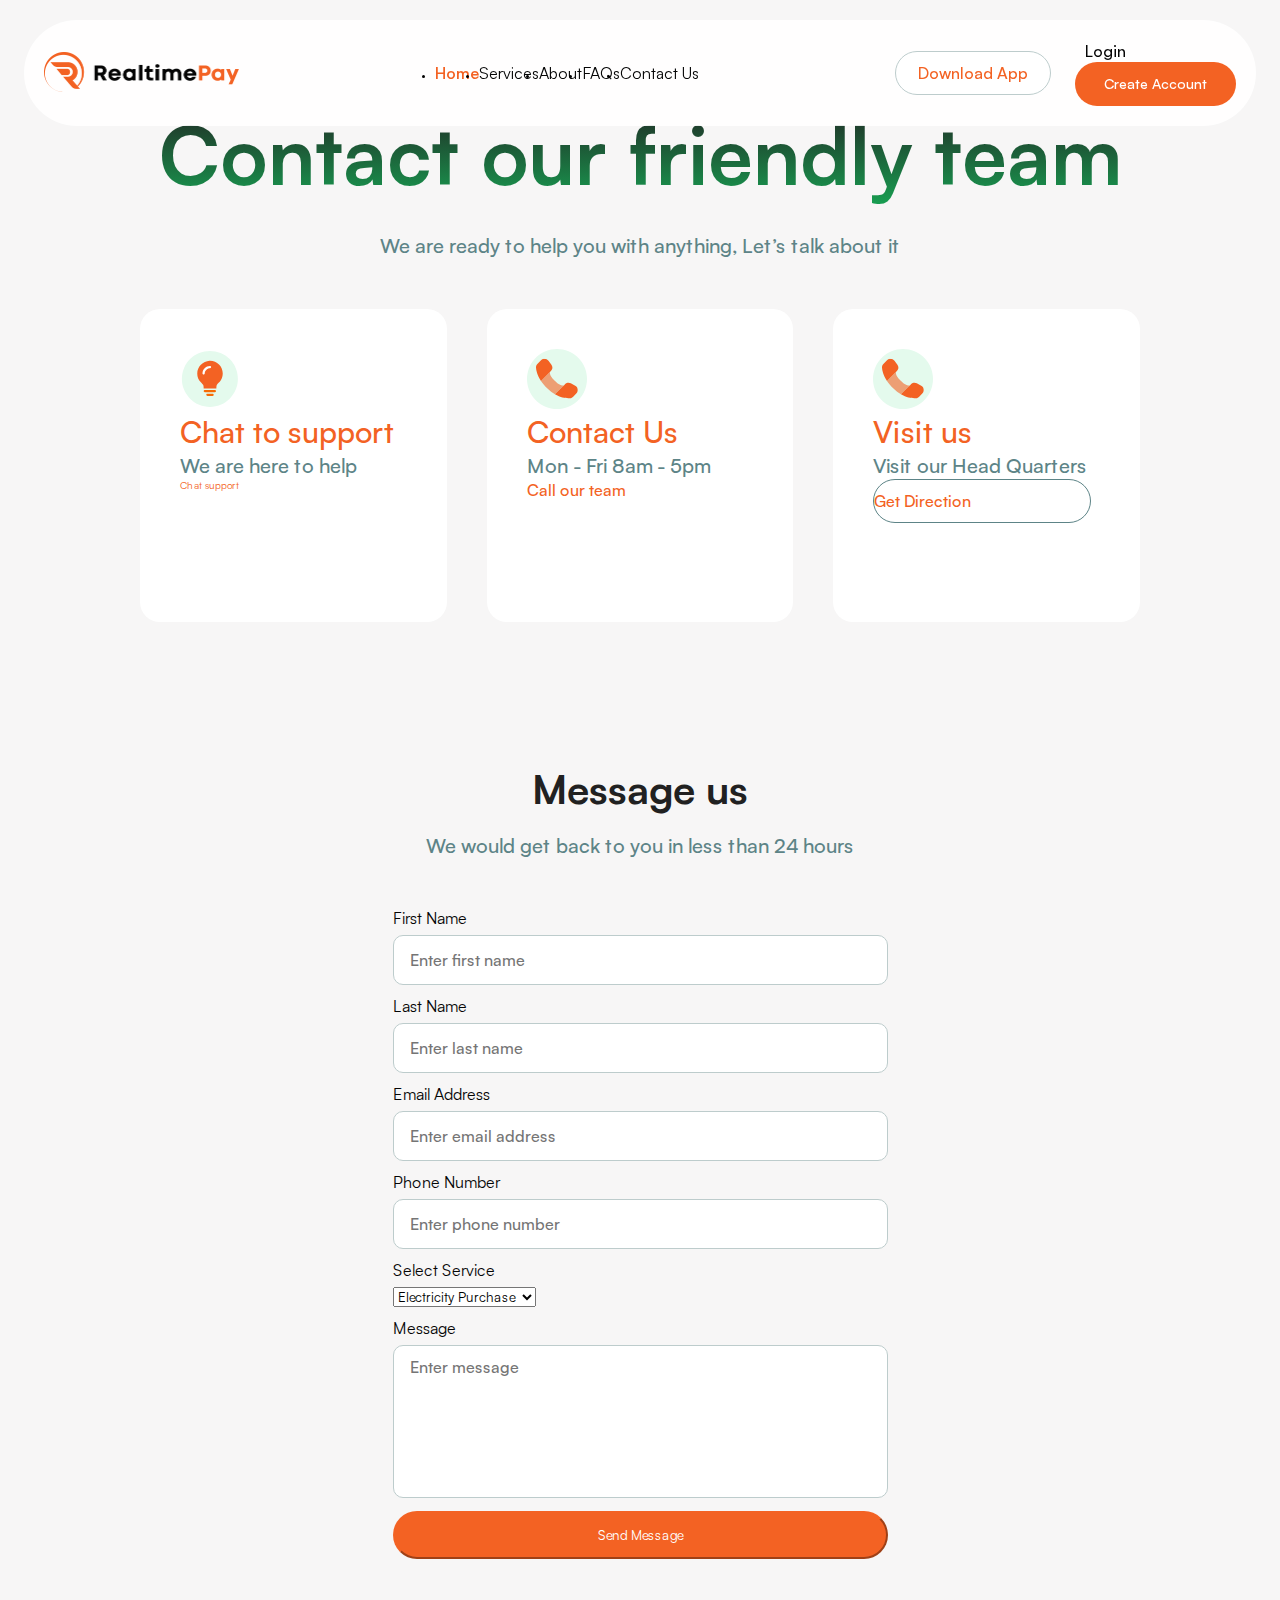
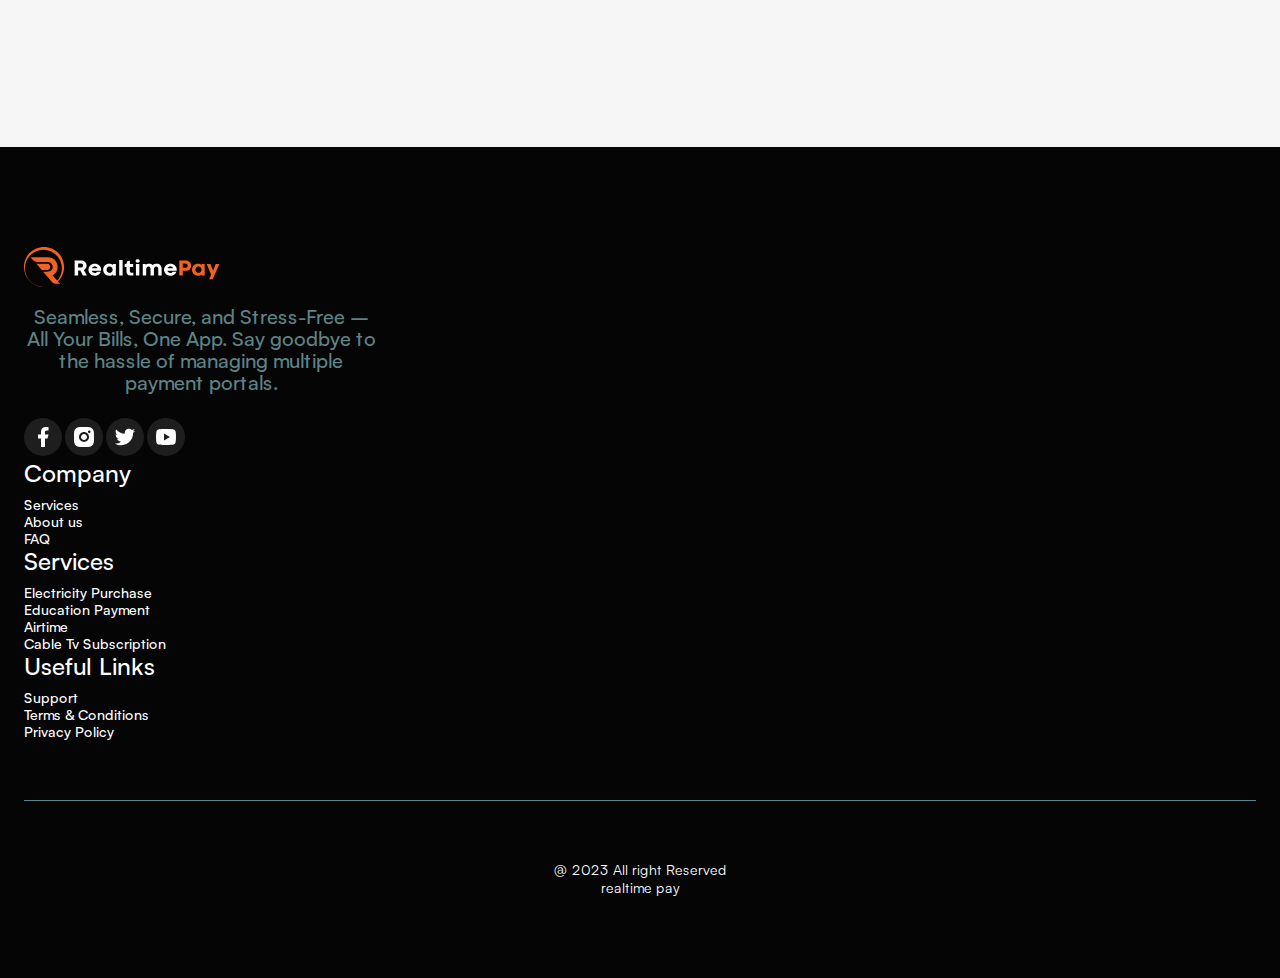
<file: contact-us.html>
<!DOCTYPE html>
<html lang="en">

<head>
  <meta charset="UTF-8">
  <meta name="viewport" content="width=device-width, initial-scale=1.0">
  <title>Document</title>


  <link href="https://cdn.jsdelivr.net/npm/bootstrap@5.3.2/dist/css/bootstrap.min.css" rel="stylesheet"
    integrity="sha384-T3c6CoIi6uLrA9TneNEoa7RxnatzjcDSCmG1MXxSR1GAsXEV/Dwwykc2MPK8M2HN" crossorigin="anonymous" />
  <link rel="stylesheet" href="css/main.css">
  <link rel="stylesheet" href="css/main2.css">
  <link rel="stylesheet" href="css/contct us.css" />
  <link rel="stylesheet" href="css/variable.css" />
</head>

<body>
  <!-- Nav Section -->
  <div class=" nav_section v-application-wrap">
    <div class="max_container">
      <header class="navigation d-flex justify-content-between align-items-center py-3">
        <a href="/"><img class="img" src="png/Layer_x0020_1.png" alt="icon" /></a>
        <ul class="nav nav-pills">
          <li class="nav-item">
            <a href="/" class="home nav-link" aria-current="page">Home</a>
          </li>
          <li class="nav-item">
            <a href="/service.html" class="service nav-link">Services</a>
          </li>
          <li class="nav-item"><a href="/about.html" class="service nav-link">About</a></li>
          <li class="nav-item"><a href="/faq.html" class="service nav-link">FAQs</a></li>
          <li class="nav-item">
            <a href="/contact-us.html" class="service nav-link">Contact Us</a>
          </li>
        </ul>
        <div class="flex_container">
          <button type="button" class="download"
            style="padding: 10px 20px; font-size: 1.6rem; display: block; margin: 0 auto;">Download
            App</button>
          <div class="log d-flex justify-content-between ">
            <button type="button" class="login">Login</button>
            <button type="button" class="create_account"
              style="padding: 10px 20px; font-size: 14px; display: block; margin: 0 auto;">Create
              Account</button>
          </div>
        </div>
      </header>
    </div>
  </div>

  <section class="contact">
    <div class="main_header d-flex flex-column align-items-center">
      <div class="max_container">
        <h1 class="">Contact our friendly team</h1>
        <p>We are ready to help you with anything, Let’s talk about it</p>
        <div class="bottom_section text-left">
          <div class="use_cards d-flex flex-column">
            <svg data-v-27975174="" xmlns="http://www.w3.org/2000/svg" width="60" height="60" viewBox="0 0 60 60" fill="none"><path data-v-27975174="" d="M1.875 29.875C1.875 33.552 2.59924 37.193 4.00637 40.5901C5.4135 43.9873 7.47597 47.0739 10.076 49.674C12.6761 52.274 15.7627 54.3365 19.1599 55.7436C22.557 57.1508 26.198 57.875 29.875 57.875C33.552 57.875 37.193 57.1508 40.5901 55.7436C43.9873 54.3365 47.0739 52.274 49.674 49.674C52.274 47.0739 54.3365 43.9873 55.7436 40.5901C57.1508 37.193 57.875 33.552 57.875 29.875C57.875 26.198 57.1508 22.557 55.7436 19.1599C54.3365 15.7627 52.274 12.6761 49.674 10.076C47.0739 7.47597 43.9873 5.41351 40.5901 4.00637C37.193 2.59924 33.552 1.875 29.875 1.875C26.198 1.875 22.557 2.59924 19.1599 4.00637C15.7627 5.41351 12.6761 7.47597 10.076 10.076C7.47597 12.6761 5.4135 15.7627 4.00637 19.1599C2.59924 22.557 1.875 26.198 1.875 29.875Z" fill="#E4FAED"></path> <path data-v-27975174="" d="M30 11.625H29.625C22.875 12 17.25 17.625 17.25 24.375C17.25 27.75 18.375 30.75 20.625 33L21.375 33.75C22.875 35.625 23.625 36 23.625 38.25V39.375H36.375V38.25C36.375 36 37.125 35.25 38.625 33.75L39.75 32.625C41.625 30.375 42.75 27.375 42.75 24.375C42.75 17.25 37.125 11.625 30 11.625Z" fill="#F36223"></path> <path data-v-27975174="" d="M26.25 45.75C26.25 46.5 27 46.875 27.375 46.875H32.625C33.375 46.875 33.75 46.5 33.75 45.75C33.75 45 33 44.625 32.625 44.625H27.375C26.625 44.625 26.25 45 26.25 45.75Z" fill="#F66B03"></path> <path data-v-27975174="" d="M30 16.875C25.875 16.875 22.5 20.25 22.5 24.375C22.5 25.125 23.25 25.5 23.625 25.5C24 25.5 24.75 24.75 24.75 24.375C24.75 21.75 27 19.125 30 19.125C30.75 19.125 31.125 18.375 31.125 18C31.125 17.625 30.75 16.875 30 16.875Z" fill="white"></path> <path data-v-27975174="" d="M23.625 42C23.625 42.75 24.375 43.125 24.75 43.125H34.875C35.625 43.125 36 42.75 36 42C36 41.25 35.25 40.875 34.875 40.875H24.75C24.375 40.875 23.625 41.25 23.625 42Z" fill="#F66B03"></path>
            </svg> 
            <h4>Chat to support</h4> 
            <p>We are here to help</p> 
            <a href="/contact-us#chat" class="v-btn v-btn--outlined v-btn--router theme--light elevation-0 v-size--default Btn pill" style="height: 4.4rem; max-width: 17.3rem; color: var(--border); caret-color: var(--border);">
              <span class="v-btn__content">
                <span class="" style="color: var(--primary_color);">Chat support
                </span> 
              </span>
            </a>
              </div>
                <div class="use_cards d-flex flex-column">
                  <svg data-v-03fb8c24="" xmlns="http://www.w3.org/2000/svg" width="60" height="60" viewBox="0 0 60 60" fill="none"><path data-v-03fb8c24="" d="M0 30C-5.87054e-08 33.9397 0.775973 37.8407 2.28361 41.4805C3.79125 45.1203 6.00104 48.4274 8.7868 51.2132C11.5726 53.999 14.8797 56.2087 18.5195 57.7164C22.1593 59.224 26.0603 60 30 60C33.9397 60 37.8407 59.224 41.4805 57.7164C45.1203 56.2087 48.4274 53.999 51.2132 51.2132C53.999 48.4274 56.2087 45.1203 57.7164 41.4805C59.224 37.8407 60 33.9397 60 30C60 26.0603 59.224 22.1593 57.7164 18.5195C56.2087 14.8797 53.999 11.5726 51.2132 8.7868C48.4274 6.00104 45.1203 3.79126 41.4805 2.28361C37.8407 0.775973 33.9397 0 30 0C26.0603 0 22.1593 0.775973 18.5195 2.28361C14.8797 3.79126 11.5726 6.00104 8.7868 8.7868C6.00104 11.5726 3.79125 14.8797 2.28361 18.5195C0.775973 22.1593 -5.87054e-08 26.0603 0 30Z" fill="#E4FAED"></path> <g data-v-03fb8c24="" clip-path="url(#clip0_313_6979)"><path data-v-03fb8c24="" fill-rule="evenodd" clip-rule="evenodd" d="M37.1162 36.1628L38.1745 35.1108C39.6372 33.6562 41.9172 33.3575 43.7888 34.3748L48.2273 36.7877C51.0777 38.3371 51.7059 42.1346 49.4781 44.3498L46.1778 47.6312C45.3386 48.4657 44.2973 49.0755 43.0999 49.1871C40.3302 49.4454 34.6318 49.306 27.9086 45.3704L37.1162 36.1628ZM23.3859 22.5105L24.0522 21.8479C25.6938 20.2157 25.8486 17.5953 24.4163 15.6823L21.4868 11.769C19.7143 9.40128 16.2891 9.08851 14.2574 11.1086L10.6108 14.7345C9.60343 15.7362 8.92835 17.0347 9.01022 18.4751C9.16058 21.1209 10.0625 25.9543 14.0025 31.8938L23.3859 22.5105Z" fill="#F36223"></path> <path data-v-03fb8c24="" opacity="0.6" d="M27.7348 31.8375C20.8911 25.0326 23.3692 22.5261 23.3848 22.5105L14.0014 31.894C15.5491 34.227 17.5656 36.731 20.1896 39.3399C22.8374 41.9726 25.4413 43.9269 27.9074 45.3706L37.1151 36.1629C37.1151 36.1629 34.5999 38.6637 27.7348 31.8375Z" fill="#F36223"></path></g> <defs data-v-03fb8c24=""><clipPath data-v-03fb8c24="" id="clip0_313_6979"><rect data-v-03fb8c24="" width="41.8182" height="41.8182" fill="white" transform="translate(9.00351 9.77319)"></rect></clipPath></defs></svg> 
                  <h4>Contact Us</h4> 
                  <p>Mon - Fri 8am - 5pm</p> 
                  <a href="tel:+2349010017264" class="v-btn v-btn--outlined theme--light elevation-0 v-size--default Btn-pill" style="height: 4.4rem; max-width: 17.3rem; color: var(--border); caret-color: var(--border);">
                <span class="v-btn_content">
                  <span class="" style="color: var(--primary_color);">Call our team
                  </span> 
                </span>
            </a>
          </div>
          <div class="use_cards d-flex flex-column">
                  <svg data-v-03fb8c24="" xmlns="http://www.w3.org/2000/svg" width="60" height="60" viewBox="0 0 60 60" fill="none"><path data-v-03fb8c24="" d="M0 30C-5.87054e-08 33.9397 0.775973 37.8407 2.28361 41.4805C3.79125 45.1203 6.00104 48.4274 8.7868 51.2132C11.5726 53.999 14.8797 56.2087 18.5195 57.7164C22.1593 59.224 26.0603 60 30 60C33.9397 60 37.8407 59.224 41.4805 57.7164C45.1203 56.2087 48.4274 53.999 51.2132 51.2132C53.999 48.4274 56.2087 45.1203 57.7164 41.4805C59.224 37.8407 60 33.9397 60 30C60 26.0603 59.224 22.1593 57.7164 18.5195C56.2087 14.8797 53.999 11.5726 51.2132 8.7868C48.4274 6.00104 45.1203 3.79126 41.4805 2.28361C37.8407 0.775973 33.9397 0 30 0C26.0603 0 22.1593 0.775973 18.5195 2.28361C14.8797 3.79126 11.5726 6.00104 8.7868 8.7868C6.00104 11.5726 3.79125 14.8797 2.28361 18.5195C0.775973 22.1593 -5.87054e-08 26.0603 0 30Z" fill="#E4FAED"></path> <g data-v-03fb8c24="" clip-path="url(#clip0_313_6979)"><path data-v-03fb8c24="" fill-rule="evenodd" clip-rule="evenodd" d="M37.1162 36.1628L38.1745 35.1108C39.6372 33.6562 41.9172 33.3575 43.7888 34.3748L48.2273 36.7877C51.0777 38.3371 51.7059 42.1346 49.4781 44.3498L46.1778 47.6312C45.3386 48.4657 44.2973 49.0755 43.0999 49.1871C40.3302 49.4454 34.6318 49.306 27.9086 45.3704L37.1162 36.1628ZM23.3859 22.5105L24.0522 21.8479C25.6938 20.2157 25.8486 17.5953 24.4163 15.6823L21.4868 11.769C19.7143 9.40128 16.2891 9.08851 14.2574 11.1086L10.6108 14.7345C9.60343 15.7362 8.92835 17.0347 9.01022 18.4751C9.16058 21.1209 10.0625 25.9543 14.0025 31.8938L23.3859 22.5105Z" fill="#F36223"></path> <path data-v-03fb8c24="" opacity="0.6" d="M27.7348 31.8375C20.8911 25.0326 23.3692 22.5261 23.3848 22.5105L14.0014 31.894C15.5491 34.227 17.5656 36.731 20.1896 39.3399C22.8374 41.9726 25.4413 43.9269 27.9074 45.3706L37.1151 36.1629C37.1151 36.1629 34.5999 38.6637 27.7348 31.8375Z" fill="#F36223"></path></g> <defs data-v-03fb8c24=""><clipPath data-v-03fb8c24="" id="clip0_313_6979"><rect data-v-03fb8c24="" width="41.8182" height="41.8182" fill="white" transform="translate(9.00351 9.77319)"></rect></clipPath></defs></svg> 
                  <h4>Visit us</h4> 
                  <p>Visit our Head Quarters</p> 
                  <a href="https://maps.app.goo.gl/M4sMtYZrcGLczPNZ8">
                  <button type="button" class="mobile_button d-flex justify-content-center align-items-center" style="height: 4.4rem; max-width: 17,3rem; color: var(--border) caret-color: var(--borderr)">
                    <span class="v-btn_content">
                      <span class="" style="color: var(--primary_color);">Get Direction</span>
                      </div>
                    </span>
                  </button>
                </a>

                </div>
                </div>
        <form id="chat" class="message_container">
          <h3>Message us</h3>
          <p>We would get back to you in less than 24 hours</p>
          <div class="row">
            <div class="col-12 col-sm-6"><label for="first-name" class="capital input_label">first name</label>
              <input id="first-name" type="text" placeholder="Enter first name" class="form-control input_field">
            </div>
            <div class="col-12 col-sm-6"><label for="last-name" class="capital input_label">last name</label> <input
                id="last-name" type="text" placeholder="Enter last name" class="form-control input_field"></div>
            <div class="col-12"><label for="email-address" class="capital input_label">email address</label> <input
                id="email-address" type="email" placeholder="Enter email address" class="form-control input_field"></div>
            <div class="col-12"><label for="phone-number" class="capital input_label">phone number</label> <input
                id="phone-number" type="tel" placeholder="Enter phone number" class="form-control input_field">
            </div>
            <div class="col-12"><label for="select-service" class="capital input_label">select service</label>
              <select id="select-service" class="form-control select_field">
                <option value="Electricity Purchase">Electricity Purchase</option>
                <option value="Education Purchase">Education Purchase</option>
                <option value="Airtime Purchase">Airtime Purchase</option>
              </select>
            </div>
            <div class="col-12"><label for="message" class="capital input_label">message</label>
              <textarea placeholder="Enter message" name="" id="message" class="form-control input_field"></textarea>
            </div>
            <div class="col-12">
              <button type="button" class="v-btn v-btn--has-bg theme--light elevation-0 v-size--default Btn pill"
                style="height: 4.8rem; max-width: 100%; width: 100%; background-color: var(--primary_color); border-color: var(--primary_color);">
                <span class="v-btn__content">
                  <span class="send" style="color: var(--text_light);">Send Message
                  </span>
                </span>
              </button>
            </div>
          </div>
        </form>
        </div>
        </div>
      </section>
      </div>
    </div>


  <!-- Footer Section -->
  <section class="footer_section">
    <div class="max_container">
      <div class="top-side d-flex justify-content-between gap-3">
        <div>
          <div class="logo_socials">
            <a href="/" aria-current="page" class="d-inline-block logo nuxt-link-exact-active nuxt-link-active"
              data-v-b38ea3da=""><svg xmlns="http://www.w3.org/2000/svg" width="196" height="40" viewBox="0 0 196 40"
                fill="none" data-v-4160e5ae="" data-v-b38ea3da="">
                <g clip-path="url(#clip0_313_7898)" data-v-4160e5ae="">
                  <path
                    d="M56.3309 23.5447H54.1146V28.4041H50.6329V13.4889H57.1731C57.9557 13.4889 58.6781 13.6125 59.3333 13.8559C59.9923 14.1031 60.5612 14.4436 61.0406 14.8892C61.5196 15.331 61.8942 15.8587 62.1599 16.4764C62.4258 17.094 62.5602 17.7791 62.5602 18.5356C62.5602 19.0596 62.493 19.5577 62.3618 20.0218C62.2309 20.4859 62.0436 20.9054 61.8041 21.2873C61.5607 21.6692 61.2686 22.0024 60.9243 22.298C60.5835 22.5901 60.1981 22.8334 59.7751 23.0319L62.9237 28.4041H58.9291L56.3309 23.5447ZM57.031 20.5684C57.3155 20.5684 57.5849 20.5197 57.8321 20.4187C58.0828 20.3212 58.3 20.183 58.4835 20.0069C58.6708 19.831 58.8167 19.6214 58.9253 19.3705C59.0301 19.1233 59.0826 18.8465 59.0826 18.5394C59.0826 18.2397 59.0301 17.9629 58.9253 17.7119C58.8167 17.4574 58.6708 17.2402 58.4835 17.0567C58.3 16.8732 58.0831 16.7309 57.8321 16.6299C57.5849 16.5289 57.3155 16.4764 57.031 16.4764H54.1146V20.5684H57.031ZM64.4586 22.721C64.4586 21.89 64.6122 21.1035 64.9192 20.37C65.2263 19.6361 65.6607 18.9924 66.2223 18.4458C66.78 17.8954 67.4464 17.4651 68.2178 17.1468C68.989 16.8286 69.8426 16.6678 70.7784 16.6678C71.7219 16.6678 72.5829 16.8286 73.3616 17.1468C74.1404 17.4651 74.8068 17.8957 75.3683 18.4458C75.9261 18.9924 76.364 19.6364 76.6749 20.37C76.9858 21.1038 77.139 21.89 77.139 22.721C77.139 22.9567 77.1314 23.1402 77.1129 23.2714C77.0941 23.4023 77.0753 23.5335 77.053 23.6644H67.8283C67.9219 24.0237 68.0716 24.3458 68.2701 24.6302C68.4723 24.9146 68.708 25.158 68.9737 25.3603C69.2397 25.5625 69.5279 25.716 69.8385 25.8243C70.149 25.9365 70.4711 25.989 70.8004 25.989C71.332 25.989 71.7961 25.8769 72.193 25.652C72.5861 25.4236 72.8855 25.1354 73.0915 24.7834H76.7568C76.5883 25.2813 76.33 25.768 75.9856 26.2473C75.6448 26.7264 75.2183 27.1532 74.7163 27.5278C74.2108 27.8986 73.627 28.198 72.9645 28.4264C72.3054 28.6509 71.5754 28.7672 70.7781 28.7672C69.8496 28.7672 68.996 28.606 68.221 28.2881C67.4461 27.9699 66.7797 27.5393 66.2255 26.9889C65.6716 26.4423 65.2371 25.7985 64.9265 25.0647C64.6157 24.3308 64.4586 23.5485 64.4586 22.7213V22.721ZM70.8007 19.3552C70.0895 19.3552 69.4903 19.5348 68.9998 19.8944C68.5093 20.2502 68.1576 20.7219 67.9366 21.3058H73.5298C73.3202 20.7293 72.9832 20.2614 72.5227 19.8982C72.0621 19.5351 71.4856 19.3555 70.8004 19.3555L70.8007 19.3552ZM79.1795 22.7133C79.1795 21.8823 79.3215 21.0959 79.6063 20.3623C79.8907 19.6246 80.2987 18.9844 80.8265 18.4343C81.3508 17.8839 81.991 17.4533 82.7434 17.1351C83.4957 16.8169 84.3421 16.656 85.2779 16.656C86.0302 16.656 86.708 16.7796 87.3069 17.0229C87.9057 17.2701 88.415 17.5584 88.8304 17.8954L88.9727 17.0194H91.8592V28.4044H88.9727L88.8192 27.5358C88.3962 27.8728 87.8869 28.161 87.2916 28.4006C86.6928 28.6439 86.0226 28.7637 85.2776 28.7637C84.3491 28.7637 83.5069 28.6025 82.7542 28.2846C82.0016 27.9664 81.3616 27.5358 80.83 26.9892C80.2984 26.4464 79.8904 25.8062 79.606 25.0685C79.3215 24.3346 79.1791 23.5485 79.1791 22.7137L79.1795 22.7133ZM82.5711 22.7057C82.5711 23.1813 82.6498 23.6116 82.8106 24.0011C82.9718 24.3869 83.1925 24.72 83.4658 24.9968C83.7391 25.2774 84.0611 25.4912 84.4319 25.6409C84.7988 25.7906 85.1919 25.8654 85.6111 25.8654C86.0267 25.8654 86.4198 25.7906 86.7867 25.6409C87.1572 25.4912 87.4792 25.2778 87.7525 25.0045C88.0258 24.7312 88.243 24.398 88.4 24.0049C88.5574 23.6119 88.6361 23.1813 88.6361 22.7057C88.6361 22.2378 88.5574 21.811 88.3965 21.4252C88.2354 21.0395 88.0184 20.7102 87.7413 20.4369C87.468 20.1636 87.146 19.9502 86.7791 19.8005C86.4086 19.6508 86.0153 19.5756 85.5999 19.5756C85.1731 19.5756 84.7762 19.6504 84.4096 19.8005C84.0388 19.9502 83.7206 20.1636 83.4473 20.4369C83.1779 20.7102 82.9645 21.0395 82.8071 21.4252C82.6498 21.811 82.5711 22.2375 82.5711 22.7057ZM95.2139 12.9494H98.602V28.4037H95.2139V12.9494ZM103.439 13.8928L105.876 13.8705V17.0376H109.178V19.9352H105.876V23.9263C105.876 24.2782 105.917 24.5703 106 24.7987C106.086 25.0309 106.198 25.2141 106.34 25.3491C106.483 25.4838 106.655 25.5775 106.849 25.6262C107.048 25.6788 107.261 25.7049 107.486 25.7049H109.384L109.362 28.4789H107.157C106.524 28.4789 105.921 28.4228 105.356 28.3104C104.787 28.198 104.293 27.9772 103.87 27.6514C103.443 27.3259 103.11 26.8691 102.866 26.2811C102.619 25.6934 102.496 24.9185 102.496 23.96V19.9355H100.687V17.3485L102.409 16.6895L103.439 13.8928ZM111.918 17.0303H115.329V28.4037H111.918V17.0303ZM111.623 13.9715C111.623 13.7282 111.667 13.4998 111.765 13.279C111.859 13.058 111.997 12.8672 112.177 12.7025C112.353 12.5378 112.57 12.4069 112.817 12.3133C113.064 12.2196 113.345 12.1709 113.652 12.1709C113.959 12.1709 114.236 12.2196 114.483 12.3133C114.734 12.4069 114.947 12.5378 115.127 12.7025C115.307 12.8672 115.441 13.0583 115.539 13.279C115.632 13.4998 115.681 13.7282 115.681 13.9715C115.681 14.2187 115.632 14.4506 115.539 14.6678C115.441 14.8812 115.307 15.0682 115.127 15.2293C114.947 15.3902 114.73 15.5214 114.479 15.6151C114.229 15.7087 113.948 15.7571 113.641 15.7571C113.341 15.7571 113.064 15.7084 112.817 15.6151C112.57 15.5214 112.356 15.3902 112.181 15.2258C112.005 15.0612 111.87 14.8701 111.769 14.6566C111.671 14.4397 111.623 14.211 111.623 13.9715ZM137.649 28.4037H134.25V22.3426C134.25 21.3918 134.093 20.6917 133.778 20.2461C133.464 19.8008 132.996 19.5759 132.375 19.5759C132.008 19.5759 131.674 19.6396 131.375 19.7632C131.076 19.8868 130.821 20.0664 130.608 20.3024C130.394 20.5347 130.23 20.8191 130.11 21.1523C129.986 21.4854 129.923 21.8597 129.915 22.2754V28.4041H126.505V22.3429C126.505 21.3921 126.347 20.692 126.033 20.2464C125.719 19.8011 125.251 19.5762 124.629 19.5762C124.259 19.5762 123.918 19.6399 123.615 19.7673C123.312 19.8982 123.053 20.0855 122.836 20.3327C122.623 20.5834 122.458 20.8831 122.346 21.2386C122.23 21.5944 122.173 21.9948 122.173 22.4404V28.4041H118.785V17.0191H121.515L121.713 17.8091C122.136 17.4947 122.641 17.2214 123.222 16.9968C123.802 16.7684 124.45 16.656 125.157 16.656C125.91 16.656 126.584 16.7869 127.175 17.0452C127.766 17.3036 128.272 17.6705 128.687 18.1461C128.916 17.9514 129.17 17.7603 129.455 17.5769C129.743 17.3934 130.053 17.2364 130.394 17.1013C130.735 16.9666 131.102 16.8579 131.502 16.7755C131.899 16.6971 132.326 16.6557 132.779 16.6557C133.569 16.6557 134.269 16.7831 134.876 17.0414C135.482 17.2959 135.991 17.6667 136.403 18.1496C136.819 18.6324 137.129 19.2201 137.336 19.9129C137.545 20.6019 137.65 21.3841 137.65 22.2566V28.4037H137.649ZM140.06 22.7207C140.06 21.8896 140.214 21.1032 140.521 20.3697C140.828 19.6358 141.262 18.992 141.824 18.4455C142.382 17.8951 143.048 17.4647 143.819 17.1465C144.59 16.8283 145.444 16.6675 146.38 16.6675C147.323 16.6675 148.184 16.8283 148.963 17.1465C149.742 17.4647 150.408 17.8954 150.97 18.4455C151.528 18.992 151.966 19.6361 152.276 20.3697C152.587 21.1035 152.741 21.8896 152.741 22.7207C152.741 22.9564 152.733 23.1398 152.714 23.2711C152.696 23.402 152.677 23.5332 152.655 23.6641H143.43C143.523 24.0234 143.673 24.3454 143.872 24.6299C144.074 24.9143 144.31 25.1577 144.575 25.3599C144.841 25.5622 145.129 25.7157 145.44 25.824C145.751 25.9361 146.073 25.9887 146.402 25.9887C146.934 25.9887 147.398 25.8766 147.795 25.6517C148.188 25.4233 148.487 25.1351 148.693 24.7831H152.358C152.19 25.2809 151.931 25.7676 151.587 26.247C151.246 26.7261 150.82 27.1529 150.318 27.5275C149.812 27.8982 149.229 28.1977 148.566 28.426C147.907 28.6506 147.177 28.7669 146.38 28.7669C145.451 28.7669 144.598 28.6057 143.823 28.2878C143.048 27.9696 142.381 27.5389 141.827 26.9885C141.273 26.442 140.839 25.7982 140.528 25.0644C140.217 24.3305 140.06 23.5482 140.06 22.721V22.7207ZM146.402 19.3548C145.691 19.3548 145.092 19.5345 144.601 19.8941C144.111 20.2499 143.759 20.7216 143.538 21.3055H149.131C148.922 20.7289 148.585 20.261 148.124 19.8979C147.664 19.5348 147.087 19.3552 146.402 19.3552L146.402 19.3548Z"
                    fill="var(--text_dark)" class="fill filler" data-v-4160e5ae=""></path>
                  <path
                    d="M158.801 23.8214V28.4036H155.32V13.4885H161.763C162.545 13.4885 163.264 13.6194 163.923 13.8778C164.582 14.1361 165.151 14.4954 165.63 14.956C166.109 15.4165 166.48 15.9631 166.749 16.5957C167.015 17.2286 167.146 17.9173 167.146 18.6699C167.146 19.4299 167.015 20.1262 166.753 20.7588C166.491 21.3914 166.124 21.9345 165.652 22.3874C165.181 22.8403 164.615 23.1923 163.96 23.443C163.309 23.694 162.594 23.8211 161.819 23.8211H158.801V23.8214ZM161.62 20.8336C161.905 20.8336 162.171 20.7776 162.421 20.6651C162.669 20.5527 162.885 20.3992 163.073 20.2046C163.26 20.0135 163.406 19.7851 163.511 19.5232C163.619 19.2614 163.672 18.9767 163.672 18.6696C163.672 18.3737 163.619 18.0893 163.511 17.8236C163.406 17.5576 163.26 17.3258 163.073 17.1273C162.885 16.9251 162.669 16.768 162.421 16.6518C162.17 16.5358 161.905 16.4759 161.62 16.4759H158.801V20.8336H161.62ZM168.018 22.7129C168.018 21.8819 168.161 21.0955 168.445 20.3619C168.73 19.6242 169.138 18.984 169.666 18.4339C170.19 17.8835 170.83 17.4529 171.582 17.1346C172.335 16.8164 173.181 16.6556 174.117 16.6556C174.869 16.6556 175.547 16.7792 176.146 17.0225C176.745 17.2697 177.254 17.558 177.669 17.895L177.812 17.019H180.698V28.404H177.812L177.658 27.5353C177.235 27.8723 176.726 28.1606 176.131 28.4001C175.532 28.6435 174.862 28.7633 174.117 28.7633C173.188 28.7633 172.346 28.6021 171.593 28.2842C170.841 27.966 170.201 27.5353 169.669 26.9888C169.137 26.446 168.729 25.8058 168.445 25.0681C168.161 24.3342 168.018 23.5481 168.018 22.7132L168.018 22.7129ZM171.41 22.7053C171.41 23.1808 171.489 23.6112 171.65 24.0007C171.811 24.3864 172.032 24.7196 172.305 24.9964C172.578 25.277 172.9 25.4908 173.271 25.6405C173.638 25.7902 174.031 25.865 174.45 25.865C174.866 25.865 175.259 25.7902 175.626 25.6405C175.996 25.4908 176.318 25.2773 176.591 25.0041C176.865 24.7308 177.082 24.3976 177.239 24.0045C177.396 23.6115 177.475 23.1808 177.475 22.7053C177.475 22.2374 177.396 21.8106 177.236 21.4248C177.074 21.0391 176.857 20.7097 176.58 20.4364C176.307 20.1632 175.985 19.9497 175.618 19.8C175.248 19.6503 174.854 19.5752 174.439 19.5752C174.012 19.5752 173.615 19.65 173.249 19.8C172.878 19.9497 172.56 20.1632 172.286 20.4364C172.017 20.7097 171.803 21.0391 171.646 21.4248C171.489 21.8106 171.41 22.2371 171.41 22.7053ZM195.359 17.0372L188.736 32.3043H185.071L187.223 27.6994L182.637 17.0372H186.377L188.834 23.091L189.021 23.7949L191.72 17.0375H195.358L195.359 17.0372Z"
                    fill="var(--primary_color)" class="fill" data-v-4160e5ae=""></path>
                  <path fill-rule="evenodd" clip-rule="evenodd"
                    d="M20.0446 7.43814e-05C31.1148 7.43814e-05 40.0892 8.97443 40.0892 20.0447C40.0892 25.9775 37.5111 31.3073 33.4146 34.9773L32.6883 34.2307C35.9115 30.9021 37.8955 26.3673 37.8955 21.3681C37.8955 11.1541 29.6155 2.87378 19.4018 2.87378C9.18777 2.87378 0.907469 11.1538 0.907469 21.3681C0.907469 31.1624 8.52174 39.177 18.1535 39.8192V39.9994C7.97038 39.0464 0 30.4769 0 20.0443C0 8.9738 8.97436 -0.000244141 20.0446 -0.000244141V7.43814e-05Z"
                    fill="var(--primary_color)" class="fill filler" data-v-4160e5ae=""></path>
                  <path fill-rule="evenodd" clip-rule="evenodd"
                    d="M13.5789 15.0283H23.9487C27.2521 15.0283 29.8111 18.4221 28.3434 21.8711C27.8254 23.0878 26.5749 24.2434 25.0279 24.5992C24.1666 24.7973 23.0425 24.7247 22.1325 24.7247C21.1174 24.7247 20.1022 24.7273 19.0874 24.7247C19.1365 24.8566 19.39 25.0888 19.4986 25.2286C19.5722 25.3232 19.6324 25.3656 19.7006 25.4551L21.4907 27.5303C21.8936 27.9902 22.911 29.2003 23.2903 29.5936L24.1322 30.5686C24.4373 30.8817 25.233 31.88 25.6006 32.2708L27.2871 34.2167C27.333 34.2718 27.3582 34.2864 27.4009 34.3339L27.7012 34.6945C27.9127 34.9706 28.5966 35.5478 28.9103 35.7647C30.6906 36.9951 32.165 36.8566 34.1867 36.8566C34.7141 36.8566 35.498 36.9028 35.9933 36.8489C35.9226 36.7333 35.8758 36.7155 35.791 36.6116L34.6466 35.2783C34.602 35.2248 34.5756 35.2092 34.5322 35.1624L31.4254 31.5647C31.3556 31.4783 31.2633 31.3748 31.1954 31.299C30.8775 30.9435 30.3313 30.2702 30.0424 29.9762L29.2486 29.0515C29.198 28.9935 29.1687 28.9783 29.1193 28.9171L28.6613 28.3737C28.689 28.3412 28.6683 28.3584 28.716 28.3224L29.2887 27.9679C29.5738 27.7797 30.2198 27.3025 30.4367 27.0678C30.7144 26.7671 31.1279 26.4349 31.4372 26.0201C31.9516 25.3305 32.2086 25.0356 32.6405 24.153C34.2567 20.8499 33.8694 16.783 31.5604 13.8924L31.0957 13.3337C31.0056 13.2235 30.9766 13.1926 30.8479 13.0859C30.7412 12.9974 30.6963 12.9063 30.5925 12.8133C30.4144 12.6546 30.236 12.5142 30.0385 12.3431C28.5119 11.0216 26.1497 10.1718 23.9815 10.1718C18.1752 10.1718 12.2599 10.2007 6.46472 10.1702C6.53066 10.3132 6.70361 10.4562 6.80044 10.5804L8.88676 12.9849C9.61013 13.6172 9.7834 13.9765 11.075 14.5291C11.8086 14.8429 12.6756 15.0279 13.5783 15.0279L13.5789 15.0283Z"
                    fill="var(--primary_color)" class="fill filler" data-v-4160e5ae=""></path>
                  <path fill-rule="evenodd" clip-rule="evenodd"
                    d="M12.502 16.8143H23.2893C24.846 16.8143 26.1191 18.0877 26.1191 19.644V20.2591C26.1191 21.8154 24.8456 23.0889 23.2893 23.0889H17.6897L12.502 16.814V16.8143Z"
                    fill="var(--primary_color)" class="fill filler" data-v-4160e5ae=""></path>
                </g>
                <defs data-v-4160e5ae="">
                  <clipPath id="clip0_313_7898" data-v-4160e5ae="">
                    <rect width="195.359" height="40" fill="white" class="fill" data-v-4160e5ae=""></rect>
                  </clipPath>
                </defs>
              </svg></a>
            <p class="logo_text">
              Seamless, Secure, and Stress-Free – All Your Bills, One App. Say
              goodbye to the hassle of managing multiple payment portals.
            </p>
          </div>
          <div class="socials d-flex align-items-center">
            <a target="a_blank" href="https://www.facebook.com/"> <svg width="38" height="38" viewBox="0 0 38 38"
                fill="none" xmlns="http://www.w3.org/2000/svg">
                <circle opacity="0.1" cx="19" cy="19" r="19" fill="white" />
                <g clip-path="url(#clip0_313_7144)">
                  <path
                    d="M21 20.5H23.5L24.5 16.5H21V14.5C21 13.47 21 12.5 23 12.5H24.5V9.14C24.174 9.097 22.943 9 21.643 9C18.928 9 17 10.657 17 13.7V16.5H14V20.5H17V29H21V20.5Z"
                    fill="white" />
                </g>
                <defs>
                  <clipPath id="clip0_313_7144">
                    <rect width="24" height="24" fill="white" transform="translate(7 7)" />
                  </clipPath>
                </defs>
              </svg>
            </a>
            <a target="a_blank" href="https://www.instagram.com/">
              <svg width="38" height="38" viewBox="0 0 38 38" fill="none" xmlns="http://www.w3.org/2000/svg">
                <circle opacity="0.1" cx="19" cy="19" r="19" fill="white" />
                <g clip-path="url(#clip0_313_7139)">
                  <path
                    d="M19 9C21.717 9 22.056 9.01 23.122 9.06C24.187 9.11 24.912 9.277 25.55 9.525C26.21 9.779 26.766 10.123 27.322 10.678C27.8305 11.1779 28.224 11.7826 28.475 12.45C28.722 13.087 28.89 13.813 28.94 14.878C28.987 15.944 29 16.283 29 19C29 21.717 28.99 22.056 28.94 23.122C28.89 24.187 28.722 24.912 28.475 25.55C28.2247 26.2178 27.8311 26.8226 27.322 27.322C26.822 27.8303 26.2173 28.2238 25.55 28.475C24.913 28.722 24.187 28.89 23.122 28.94C22.056 28.987 21.717 29 19 29C16.283 29 15.944 28.99 14.878 28.94C13.813 28.89 13.088 28.722 12.45 28.475C11.7823 28.2245 11.1775 27.8309 10.678 27.322C10.1694 26.8222 9.77593 26.2175 9.525 25.55C9.277 24.913 9.11 24.187 9.06 23.122C9.013 22.056 9 21.717 9 19C9 16.283 9.01 15.944 9.06 14.878C9.11 13.812 9.277 13.088 9.525 12.45C9.77524 11.7822 10.1688 11.1773 10.678 10.678C11.1777 10.1692 11.7824 9.77573 12.45 9.525C13.088 9.277 13.812 9.11 14.878 9.06C15.944 9.013 16.283 9 19 9ZM19 14C17.6739 14 16.4021 14.5268 15.4645 15.4645C14.5268 16.4021 14 17.6739 14 19C14 20.3261 14.5268 21.5979 15.4645 22.5355C16.4021 23.4732 17.6739 24 19 24C20.3261 24 21.5979 23.4732 22.5355 22.5355C23.4732 21.5979 24 20.3261 24 19C24 17.6739 23.4732 16.4021 22.5355 15.4645C21.5979 14.5268 20.3261 14 19 14ZM25.5 13.75C25.5 13.4185 25.3683 13.1005 25.1339 12.8661C24.8995 12.6317 24.5815 12.5 24.25 12.5C23.9185 12.5 23.6005 12.6317 23.3661 12.8661C23.1317 13.1005 23 13.4185 23 13.75C23 14.0815 23.1317 14.3995 23.3661 14.6339C23.6005 14.8683 23.9185 15 24.25 15C24.5815 15 24.8995 14.8683 25.1339 14.6339C25.3683 14.3995 25.5 14.0815 25.5 13.75ZM19 16C19.7956 16 20.5587 16.3161 21.1213 16.8787C21.6839 17.4413 22 18.2044 22 19C22 19.7956 21.6839 20.5587 21.1213 21.1213C20.5587 21.6839 19.7956 22 19 22C18.2044 22 17.4413 21.6839 16.8787 21.1213C16.3161 20.5587 16 19.7956 16 19C16 18.2044 16.3161 17.4413 16.8787 16.8787C17.4413 16.3161 18.2044 16 19 16Z"
                    fill="white" />
                </g>
                <defs>
                  <clipPath id="clip0_313_7139">
                    <rect width="24" height="24" fill="white" transform="translate(7 7)" />
                  </clipPath>
                </defs>
              </svg>
            </a>
            <a target="a_blank" href="https://twitter.com/">
              <svg width="38" height="38" viewBox="0 0 38 38" fill="none" xmlns="http://www.w3.org/2000/svg">
                <circle opacity="0.1" cx="19" cy="19" r="19" fill="white" />
                <g clip-path="url(#clip0_313_7134)">
                  <path
                    d="M29.1623 12.6559C28.3989 12.9936 27.5893 13.2154 26.7603 13.3139C27.634 12.7914 28.288 11.9689 28.6003 10.9999C27.7803 11.4879 26.8813 11.8299 25.9443 12.0149C25.3149 11.3415 24.4807 10.8949 23.5713 10.7445C22.6618 10.5941 21.7282 10.7484 20.9156 11.1834C20.1029 11.6183 19.4567 12.3096 19.0774 13.1497C18.6981 13.9898 18.607 14.9317 18.8183 15.8289C17.1554 15.7456 15.5286 15.3134 14.0436 14.5606C12.5585 13.8077 11.2484 12.751 10.1983 11.4589C9.82659 12.0974 9.63125 12.8232 9.6323 13.5619C9.6323 15.0119 10.3703 16.2929 11.4923 17.0429C10.8283 17.022 10.1789 16.8427 9.5983 16.5199V16.5719C9.5985 17.5376 9.93267 18.4735 10.5441 19.221C11.1556 19.9684 12.0068 20.4814 12.9533 20.6729C12.3369 20.84 11.6906 20.8646 11.0633 20.7449C11.3302 21.5762 11.8503 22.3031 12.5509 22.824C13.2515 23.3449 14.0974 23.6337 14.9703 23.6499C14.1028 24.3313 13.1095 24.8349 12.0472 25.1321C10.9849 25.4293 9.87442 25.5142 8.7793 25.3819C10.691 26.6114 12.9164 27.264 15.1893 27.2619C22.8823 27.2619 27.0893 20.8889 27.0893 15.3619C27.0893 15.1819 27.0843 14.9999 27.0763 14.8219C27.8952 14.2301 28.6019 13.4969 29.1633 12.6569L29.1623 12.6559Z"
                    fill="white" />
                </g>
                <defs>
                  <clipPath id="clip0_313_7134">
                    <rect width="24" height="24" fill="white" transform="translate(7 7)" />
                  </clipPath>
                </defs>
              </svg>
            </a>
            <a target="a_blank" href="https://www.youtube.com/">
              <svg width="38" height="38" viewBox="0 0 38 38" fill="none" xmlns="http://www.w3.org/2000/svg">
                <circle opacity="0.1" cx="19" cy="19" r="19" fill="white" />
                <g clip-path="url(#clip0_313_7149)">
                  <path
                    d="M28.543 13.498C29 15.28 29 19 29 19C29 19 29 22.72 28.543 24.502C28.289 25.487 27.546 26.262 26.605 26.524C24.896 27 19 27 19 27C19 27 13.107 27 11.395 26.524C10.45 26.258 9.708 25.484 9.457 24.502C9 22.72 9 19 9 19C9 19 9 15.28 9.457 13.498C9.711 12.513 10.454 11.738 11.395 11.476C13.107 11 19 11 19 11C19 11 24.896 11 26.605 11.476C27.55 11.742 28.292 12.516 28.543 13.498ZM17 22.5L23 19L17 15.5V22.5Z"
                    fill="white" />
                </g>
                <defs>
                  <clipPath id="clip0_313_7149">
                    <rect width="24" height="24" fill="white" transform="translate(7 7)" />
                  </clipPath>
                </defs>
              </svg>
            </a>
          </div>
        </div>
        <!-- <div class=" list d-flex gap-5  "> -->
        <ul class="p-0 m-0 d-flex flex-column">
          <li>
            <h4>Company</h4>
          </li>
          <li>
            <a href="/services" class="p_txt">
              Services
            </a>
          </li>
          <li data-v-b38ea3da="">
            <a href="/about" class="p_txt">
              About us
            </a>
          </li>
          <li>
            <a href="/faq" class="p_txt">
              FAQ
            </a>
          </li>
        </ul>
        <ul class="p-0 m-0 d-flex flex-column">
          <li>
            <h4>Services</h4>
          </li>
          <li>
            <a href="/#" class="p_txt">
              Electricity Purchase
            </a>
          </li>
          <li>
            <a href="/#" class="p_txt">
              Education Payment
            </a>
          </li>
          <li>
            <a href="/#" class="p_txt">
              Airtime
            </a>
          </li>
          <li>
            <a href="/#" class="p_txt">
              Cable Tv Subscription
            </a>
          </li>
        </ul>
        <ul class="p-0 m-0 d-flex flex-column">
          <li>
            <h4>Useful Links</h4>
          </li>
          <li>
            <a href="/#" class="p_txt">
              Support
            </a>
          </li>
          <li>
            <a href="/terms-of-service.html" class="p_txt">
              Terms & Conditions
            </a>
          </li>
          <li>
            <a href="./privacy-policy.html" class="p_txt">
              Privacy Policy
            </a>
          </li>
        </ul>
        <!-- </div> -->
      </div>
      <div class="mw-100 bottom-side d-flex flex-wrap align-center gap-3 justify-content-between">
        <p>@ 2023 All right Reserved</p>
        <p>realtime pay</p>
      </div>
    </div>
  </section>


  <script src="https://cdn.jsdelivr.net/npm/bootstrap@5.3.2/dist/js/bootstrap.bundle.min.js"
    integrity="sha384-C6RzsynM9kWDrMNeT87bh95OGNyZPhcTNXj1NW7RuBCsyN/o0jlpcV8Qyq46cDfL"
    crossorigin="anonymous"></script>
</body>

</html>
</file>
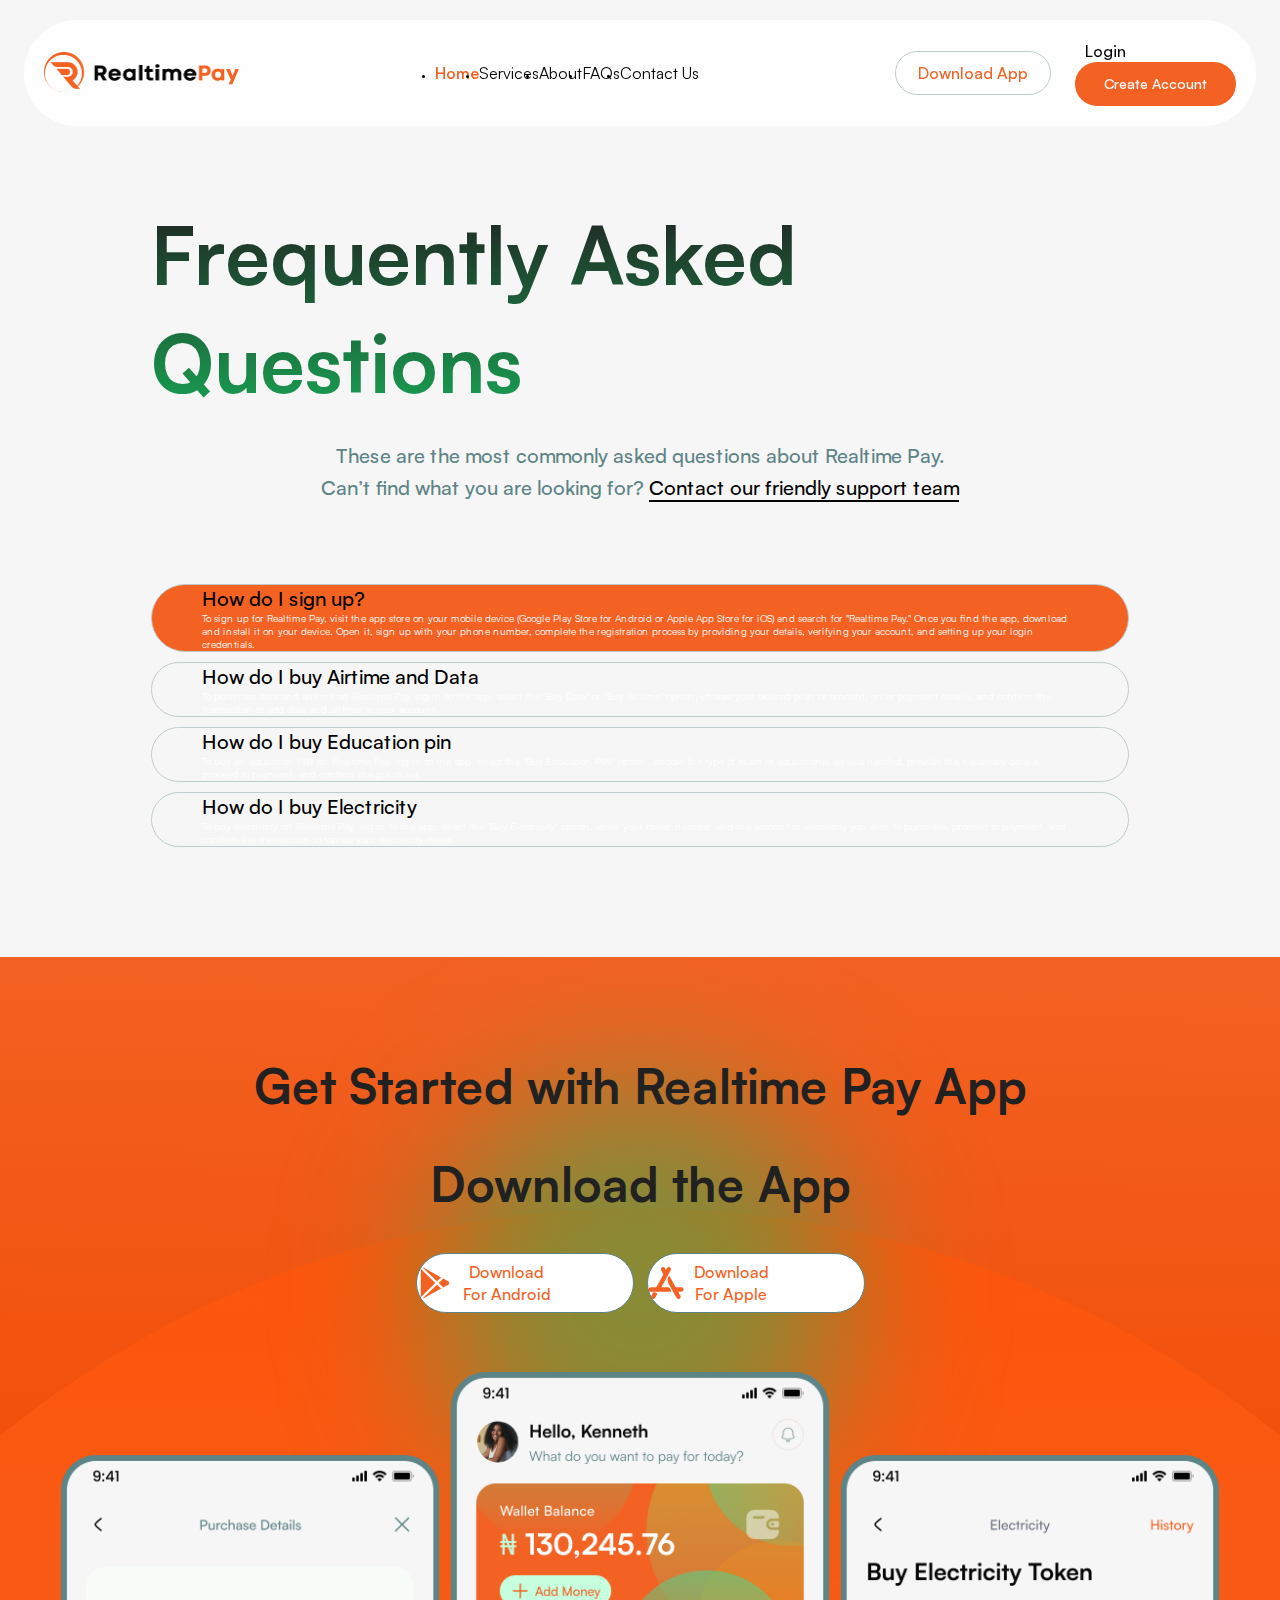
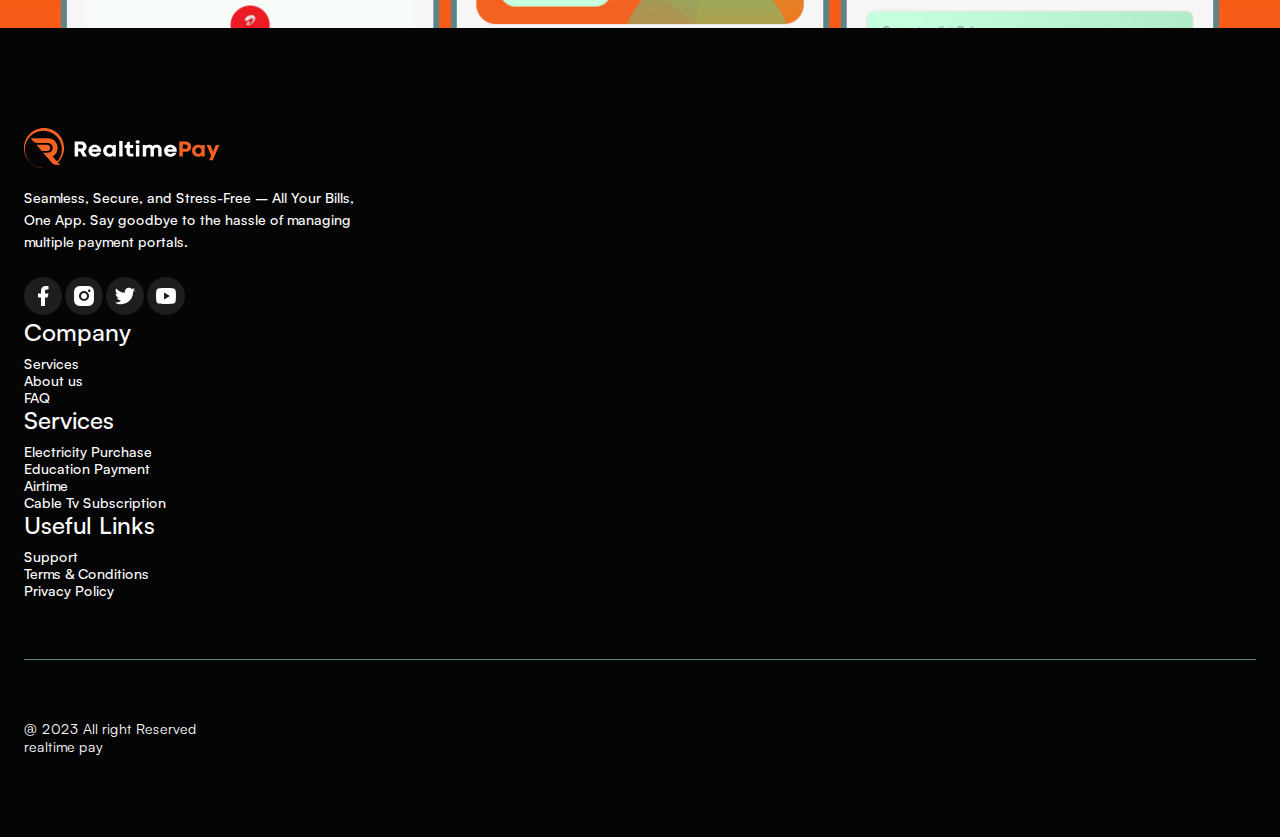
<file: faq.html>
<!DOCTYPE html>
<html lang="en">

<head>
    <meta charset="UTF-8">
    <meta name="viewport" content="width=device-width, initial-scale=1.0">
    <title>Document</title>

    <link href="https://cdn.jsdelivr.net/npm/bootstrap@5.3.2/dist/css/bootstrap.min.css" rel="stylesheet"
        integrity="sha384-T3c6CoIi6uLrA9TneNEoa7RxnatzjcDSCmG1MXxSR1GAsXEV/Dwwykc2MPK8M2HN" crossorigin="anonymous" />
        <link rel="stylesheet" href="css/main.css">
        <link rel="stylesheet" href="css/main2.css">
    <link rel="stylesheet" href="css/FAQs.css" />
    <link rel="stylesheet" href="css/variable.css" />
</head>

<body>
    <!-- Nav Section -->
    <div class=" nav_section v-application-wrap">
        <div class="max_container">
            <header class="navigation d-flex justify-content-between align-items-center py-3">
                <a href="/"><img class="img" src="png/Layer_x0020_1.png" alt="icon" /></a>
                <ul class="nav nav-pills">
                    <li class="nav-item">
                        <a href="/" class="home nav-link" aria-current="page">Home</a>
                    </li>
                    <li class="nav-item">
                        <a href="/service.html" class="service nav-link">Services</a>
                    </li>
                    <li class="nav-item"><a href="/about.html" class="service nav-link">About</a></li>
                    <li class="nav-item"><a href="/faq.html" class="service nav-link">FAQs</a></li>
                    <li class="nav-item">
                        <a href="/contact-us.html" class="service nav-link">Contact Us</a>
                    </li>
                </ul>
                <div class="flex_container">
                    <button type="button" class="download"
                        style="padding: 10px 20px; font-size: 1.6rem; display: block; margin: 0 auto;">Download
                        App</button>
                    <div class="log d-flex justify-content-between ">
                        <button type="button" class="login">Login</button>
                        <button type="button" class="create_account"
                            style="padding: 10px 20px; font-size: 14px; display: block; margin: 0 auto;">Create
                            Account</button>
                    </div>
                </div>
            </header>
        </div>
    </div>

    <!-- FAQ -->
    <div class="max_container">
        <div class="faq_header d-flex flex-column align-items-center">
            <h1 class="txt_1">Frequently Asked Questions</h1>
            <div class="">
                <p class="mini_text">
                    These are the most commonly asked questions about Realtime Pay.
                    <br>Can’t find what you are looking for? <span id="faq_txt">Contact our friendly support team</span>
                </p>
            </div>
            <div class="accordion" id="accordionExample">
                <div class="accordion-item">
                    <h2 class="accordion-header" id="headingOne">
                        <button class="accordion-button" type="button" data-bs-toggle="collapse"
                            data-bs-target="#collapseOne" aria-expanded="true" aria-controls="collapseOne">
                            How do I sign up?
                        </button>
                    </h2>
                    <div id="collapseOne" class="accordion-collapse collapse show" aria-labelledby="headingOne"
                        data-bs-parent="#accordionExample">
                        <div class="accordion-body">
                            To sign up for Realtime Pay, visit the app store on your mobile device (Google Play Store
                            for
                            Android or
                            Apple App Store for iOS) and search for "Realtime Pay." Once you find the app, download and
                            install it on
                            your device.
                            Open it, sign up with your phone number, complete the registration process by providing your
                            details,
                            verifying your account, and setting up your login credentials.
                        </div>
                    </div>
                </div>

                <div class="accordion-item">
                    <h2>
                        <button class="accordion-button collapsed" type="button" data-bs-toggle="collapse"
                            data-bs-target="#collapseTwo" aria-expanded="false" aria-controls="collapseTwo">
                            How do I buy Airtime and Data
                        </button>
                    </h2>
                    <div id="collapseTwo" class="accordion-collapse collapse" aria-labelledby="headingTwo"
                        data-bs-parent="#accordionExample">
                        <div class="accordion-body">
                            To purchase data and airtime on Realtime Pay, log in to the app, select the "Buy Data" or
                            "Buy
                            Airtime"
                            option, choose your desired plan or amount, enter payment details, and confirm the
                            transaction
                            to add data
                            and airtime to your account.
                        </div>
                    </div>
                </div>

                <div class="accordion-item">
                    <h2 class="accordion-header" id="headingThree">
                        <button class="accordion-button collapsed" type="button" data-bs-toggle="collapse"
                            data-bs-target="#collapseThree" aria-expanded="false" aria-controls="collapseThree">
                            How do I buy Education pin
                        </button>
                    </h2>
                    <div id="collapseThree" class="accordion-collapse collapse" aria-labelledby="headingThree"
                        data-bs-parent="#accordionExample">
                        <div class="accordion-body">
                            To buy an education PIN on Realtime Pay, log in to the app, select the "Buy Education PIN"
                            option, choose
                            the type of exam or educational service needed, provide the necessary details, proceed to
                            payment, and
                            confirm the purchase.
                        </div>
                    </div>
                </div>

                <div class="accordion-item">
                    <h2 class="accordion-header" id="headingFour">
                        <button class="accordion-button collapsed" type="button" data-bs-toggle="collapse"
                            data-bs-target="#collapseFour" aria-expanded="false" aria-controls="collapseFour">
                            How do I buy Electricity
                        </button>
                    </h2>
                    <div id="collapseFour" class="accordion-collapse collapse" aria-labelledby="headingFour"
                        data-bs-parent="#accordionExample">
                        <div class="accordion-body">
                            To buy electricity on Realtime Pay, log in to the app, select the "Buy Electricity" option,
                            enter your
                            meter number and the amount of electricity you wish to purchase, proceed to payment, and
                            confirm
                            the
                            transaction to top up your electricity meter.
                        </div>
                    </div>
                </div>
            </div>
        </div>
    </div>

        <!-- Mobile -->
        <section class="mobile">
            <div style="z-index: 2; position: relative;" class="max_container text-center position-relative">
                <h3 class="mobile_txt_1">Get Started with Realtime Pay App</h3>
                <h3 class="mobile_txt_2">Download the App</h3>
                <div class="d-flex-align-items-center justify-content-center gap-4">
                    <div class=" d-grid gap-2 d-sm-flex justify-content-sm-center gap-4 ">
                        <button type="button" class="mobile_button d-flex justify-content-center align-items-center">
                            <span class="v-btn_content">
                                <div class="btn_contents d-flex align-center justify-center h-100">
                                    <img class="store" src="svg/play store.svg" width="36" height="36"
                                        alt="andriod-download">
                                    <p class="mobile_txt">
                                        <span>Download
                                            <span class="download_android"><br />For Android</span>
                                        </span>
                                    </p>
                                </div>
                            </span>
                        </button>
                        <button type="button" class="mobile_button d-flex justify-content-center align-items-center">
                            <span class="v-btn_content">
                                <div class="btn_contents d-flex align-center justify-center h-100">
                                    <img class="store" src="svg/apple.svg" alt="apple-download">
                                    <p class="mobile_txt"><span>Download <br class="min_t" />For Apple</span></p>
                                </div>
                            </span>
                        </button>
                    </div>
                </div>
                <img class="mobile_img_2" src="png/Frame 1000002180.png" alt="">
            </div>
        </section>

        <!-- Footer Section -->
  <section class="footer_section">
    <div class="max_container">
      <div class="top-side d-flex justify-content-between gap-3">
        <div>
          <div class="logo_socials">
            <a href="/" aria-current="page" class="d-inline-block logo nuxt-link-exact-active nuxt-link-active"
              data-v-b38ea3da=""><svg xmlns="http://www.w3.org/2000/svg" width="196" height="40" viewBox="0 0 196 40"
                fill="none" data-v-4160e5ae="" data-v-b38ea3da="">
                <g clip-path="url(#clip0_313_7898)" data-v-4160e5ae="">
                  <path
                    d="M56.3309 23.5447H54.1146V28.4041H50.6329V13.4889H57.1731C57.9557 13.4889 58.6781 13.6125 59.3333 13.8559C59.9923 14.1031 60.5612 14.4436 61.0406 14.8892C61.5196 15.331 61.8942 15.8587 62.1599 16.4764C62.4258 17.094 62.5602 17.7791 62.5602 18.5356C62.5602 19.0596 62.493 19.5577 62.3618 20.0218C62.2309 20.4859 62.0436 20.9054 61.8041 21.2873C61.5607 21.6692 61.2686 22.0024 60.9243 22.298C60.5835 22.5901 60.1981 22.8334 59.7751 23.0319L62.9237 28.4041H58.9291L56.3309 23.5447ZM57.031 20.5684C57.3155 20.5684 57.5849 20.5197 57.8321 20.4187C58.0828 20.3212 58.3 20.183 58.4835 20.0069C58.6708 19.831 58.8167 19.6214 58.9253 19.3705C59.0301 19.1233 59.0826 18.8465 59.0826 18.5394C59.0826 18.2397 59.0301 17.9629 58.9253 17.7119C58.8167 17.4574 58.6708 17.2402 58.4835 17.0567C58.3 16.8732 58.0831 16.7309 57.8321 16.6299C57.5849 16.5289 57.3155 16.4764 57.031 16.4764H54.1146V20.5684H57.031ZM64.4586 22.721C64.4586 21.89 64.6122 21.1035 64.9192 20.37C65.2263 19.6361 65.6607 18.9924 66.2223 18.4458C66.78 17.8954 67.4464 17.4651 68.2178 17.1468C68.989 16.8286 69.8426 16.6678 70.7784 16.6678C71.7219 16.6678 72.5829 16.8286 73.3616 17.1468C74.1404 17.4651 74.8068 17.8957 75.3683 18.4458C75.9261 18.9924 76.364 19.6364 76.6749 20.37C76.9858 21.1038 77.139 21.89 77.139 22.721C77.139 22.9567 77.1314 23.1402 77.1129 23.2714C77.0941 23.4023 77.0753 23.5335 77.053 23.6644H67.8283C67.9219 24.0237 68.0716 24.3458 68.2701 24.6302C68.4723 24.9146 68.708 25.158 68.9737 25.3603C69.2397 25.5625 69.5279 25.716 69.8385 25.8243C70.149 25.9365 70.4711 25.989 70.8004 25.989C71.332 25.989 71.7961 25.8769 72.193 25.652C72.5861 25.4236 72.8855 25.1354 73.0915 24.7834H76.7568C76.5883 25.2813 76.33 25.768 75.9856 26.2473C75.6448 26.7264 75.2183 27.1532 74.7163 27.5278C74.2108 27.8986 73.627 28.198 72.9645 28.4264C72.3054 28.6509 71.5754 28.7672 70.7781 28.7672C69.8496 28.7672 68.996 28.606 68.221 28.2881C67.4461 27.9699 66.7797 27.5393 66.2255 26.9889C65.6716 26.4423 65.2371 25.7985 64.9265 25.0647C64.6157 24.3308 64.4586 23.5485 64.4586 22.7213V22.721ZM70.8007 19.3552C70.0895 19.3552 69.4903 19.5348 68.9998 19.8944C68.5093 20.2502 68.1576 20.7219 67.9366 21.3058H73.5298C73.3202 20.7293 72.9832 20.2614 72.5227 19.8982C72.0621 19.5351 71.4856 19.3555 70.8004 19.3555L70.8007 19.3552ZM79.1795 22.7133C79.1795 21.8823 79.3215 21.0959 79.6063 20.3623C79.8907 19.6246 80.2987 18.9844 80.8265 18.4343C81.3508 17.8839 81.991 17.4533 82.7434 17.1351C83.4957 16.8169 84.3421 16.656 85.2779 16.656C86.0302 16.656 86.708 16.7796 87.3069 17.0229C87.9057 17.2701 88.415 17.5584 88.8304 17.8954L88.9727 17.0194H91.8592V28.4044H88.9727L88.8192 27.5358C88.3962 27.8728 87.8869 28.161 87.2916 28.4006C86.6928 28.6439 86.0226 28.7637 85.2776 28.7637C84.3491 28.7637 83.5069 28.6025 82.7542 28.2846C82.0016 27.9664 81.3616 27.5358 80.83 26.9892C80.2984 26.4464 79.8904 25.8062 79.606 25.0685C79.3215 24.3346 79.1791 23.5485 79.1791 22.7137L79.1795 22.7133ZM82.5711 22.7057C82.5711 23.1813 82.6498 23.6116 82.8106 24.0011C82.9718 24.3869 83.1925 24.72 83.4658 24.9968C83.7391 25.2774 84.0611 25.4912 84.4319 25.6409C84.7988 25.7906 85.1919 25.8654 85.6111 25.8654C86.0267 25.8654 86.4198 25.7906 86.7867 25.6409C87.1572 25.4912 87.4792 25.2778 87.7525 25.0045C88.0258 24.7312 88.243 24.398 88.4 24.0049C88.5574 23.6119 88.6361 23.1813 88.6361 22.7057C88.6361 22.2378 88.5574 21.811 88.3965 21.4252C88.2354 21.0395 88.0184 20.7102 87.7413 20.4369C87.468 20.1636 87.146 19.9502 86.7791 19.8005C86.4086 19.6508 86.0153 19.5756 85.5999 19.5756C85.1731 19.5756 84.7762 19.6504 84.4096 19.8005C84.0388 19.9502 83.7206 20.1636 83.4473 20.4369C83.1779 20.7102 82.9645 21.0395 82.8071 21.4252C82.6498 21.811 82.5711 22.2375 82.5711 22.7057ZM95.2139 12.9494H98.602V28.4037H95.2139V12.9494ZM103.439 13.8928L105.876 13.8705V17.0376H109.178V19.9352H105.876V23.9263C105.876 24.2782 105.917 24.5703 106 24.7987C106.086 25.0309 106.198 25.2141 106.34 25.3491C106.483 25.4838 106.655 25.5775 106.849 25.6262C107.048 25.6788 107.261 25.7049 107.486 25.7049H109.384L109.362 28.4789H107.157C106.524 28.4789 105.921 28.4228 105.356 28.3104C104.787 28.198 104.293 27.9772 103.87 27.6514C103.443 27.3259 103.11 26.8691 102.866 26.2811C102.619 25.6934 102.496 24.9185 102.496 23.96V19.9355H100.687V17.3485L102.409 16.6895L103.439 13.8928ZM111.918 17.0303H115.329V28.4037H111.918V17.0303ZM111.623 13.9715C111.623 13.7282 111.667 13.4998 111.765 13.279C111.859 13.058 111.997 12.8672 112.177 12.7025C112.353 12.5378 112.57 12.4069 112.817 12.3133C113.064 12.2196 113.345 12.1709 113.652 12.1709C113.959 12.1709 114.236 12.2196 114.483 12.3133C114.734 12.4069 114.947 12.5378 115.127 12.7025C115.307 12.8672 115.441 13.0583 115.539 13.279C115.632 13.4998 115.681 13.7282 115.681 13.9715C115.681 14.2187 115.632 14.4506 115.539 14.6678C115.441 14.8812 115.307 15.0682 115.127 15.2293C114.947 15.3902 114.73 15.5214 114.479 15.6151C114.229 15.7087 113.948 15.7571 113.641 15.7571C113.341 15.7571 113.064 15.7084 112.817 15.6151C112.57 15.5214 112.356 15.3902 112.181 15.2258C112.005 15.0612 111.87 14.8701 111.769 14.6566C111.671 14.4397 111.623 14.211 111.623 13.9715ZM137.649 28.4037H134.25V22.3426C134.25 21.3918 134.093 20.6917 133.778 20.2461C133.464 19.8008 132.996 19.5759 132.375 19.5759C132.008 19.5759 131.674 19.6396 131.375 19.7632C131.076 19.8868 130.821 20.0664 130.608 20.3024C130.394 20.5347 130.23 20.8191 130.11 21.1523C129.986 21.4854 129.923 21.8597 129.915 22.2754V28.4041H126.505V22.3429C126.505 21.3921 126.347 20.692 126.033 20.2464C125.719 19.8011 125.251 19.5762 124.629 19.5762C124.259 19.5762 123.918 19.6399 123.615 19.7673C123.312 19.8982 123.053 20.0855 122.836 20.3327C122.623 20.5834 122.458 20.8831 122.346 21.2386C122.23 21.5944 122.173 21.9948 122.173 22.4404V28.4041H118.785V17.0191H121.515L121.713 17.8091C122.136 17.4947 122.641 17.2214 123.222 16.9968C123.802 16.7684 124.45 16.656 125.157 16.656C125.91 16.656 126.584 16.7869 127.175 17.0452C127.766 17.3036 128.272 17.6705 128.687 18.1461C128.916 17.9514 129.17 17.7603 129.455 17.5769C129.743 17.3934 130.053 17.2364 130.394 17.1013C130.735 16.9666 131.102 16.8579 131.502 16.7755C131.899 16.6971 132.326 16.6557 132.779 16.6557C133.569 16.6557 134.269 16.7831 134.876 17.0414C135.482 17.2959 135.991 17.6667 136.403 18.1496C136.819 18.6324 137.129 19.2201 137.336 19.9129C137.545 20.6019 137.65 21.3841 137.65 22.2566V28.4037H137.649ZM140.06 22.7207C140.06 21.8896 140.214 21.1032 140.521 20.3697C140.828 19.6358 141.262 18.992 141.824 18.4455C142.382 17.8951 143.048 17.4647 143.819 17.1465C144.59 16.8283 145.444 16.6675 146.38 16.6675C147.323 16.6675 148.184 16.8283 148.963 17.1465C149.742 17.4647 150.408 17.8954 150.97 18.4455C151.528 18.992 151.966 19.6361 152.276 20.3697C152.587 21.1035 152.741 21.8896 152.741 22.7207C152.741 22.9564 152.733 23.1398 152.714 23.2711C152.696 23.402 152.677 23.5332 152.655 23.6641H143.43C143.523 24.0234 143.673 24.3454 143.872 24.6299C144.074 24.9143 144.31 25.1577 144.575 25.3599C144.841 25.5622 145.129 25.7157 145.44 25.824C145.751 25.9361 146.073 25.9887 146.402 25.9887C146.934 25.9887 147.398 25.8766 147.795 25.6517C148.188 25.4233 148.487 25.1351 148.693 24.7831H152.358C152.19 25.2809 151.931 25.7676 151.587 26.247C151.246 26.7261 150.82 27.1529 150.318 27.5275C149.812 27.8982 149.229 28.1977 148.566 28.426C147.907 28.6506 147.177 28.7669 146.38 28.7669C145.451 28.7669 144.598 28.6057 143.823 28.2878C143.048 27.9696 142.381 27.5389 141.827 26.9885C141.273 26.442 140.839 25.7982 140.528 25.0644C140.217 24.3305 140.06 23.5482 140.06 22.721V22.7207ZM146.402 19.3548C145.691 19.3548 145.092 19.5345 144.601 19.8941C144.111 20.2499 143.759 20.7216 143.538 21.3055H149.131C148.922 20.7289 148.585 20.261 148.124 19.8979C147.664 19.5348 147.087 19.3552 146.402 19.3552L146.402 19.3548Z"
                    fill="var(--text_dark)" class="fill filler" data-v-4160e5ae=""></path>
                  <path
                    d="M158.801 23.8214V28.4036H155.32V13.4885H161.763C162.545 13.4885 163.264 13.6194 163.923 13.8778C164.582 14.1361 165.151 14.4954 165.63 14.956C166.109 15.4165 166.48 15.9631 166.749 16.5957C167.015 17.2286 167.146 17.9173 167.146 18.6699C167.146 19.4299 167.015 20.1262 166.753 20.7588C166.491 21.3914 166.124 21.9345 165.652 22.3874C165.181 22.8403 164.615 23.1923 163.96 23.443C163.309 23.694 162.594 23.8211 161.819 23.8211H158.801V23.8214ZM161.62 20.8336C161.905 20.8336 162.171 20.7776 162.421 20.6651C162.669 20.5527 162.885 20.3992 163.073 20.2046C163.26 20.0135 163.406 19.7851 163.511 19.5232C163.619 19.2614 163.672 18.9767 163.672 18.6696C163.672 18.3737 163.619 18.0893 163.511 17.8236C163.406 17.5576 163.26 17.3258 163.073 17.1273C162.885 16.9251 162.669 16.768 162.421 16.6518C162.17 16.5358 161.905 16.4759 161.62 16.4759H158.801V20.8336H161.62ZM168.018 22.7129C168.018 21.8819 168.161 21.0955 168.445 20.3619C168.73 19.6242 169.138 18.984 169.666 18.4339C170.19 17.8835 170.83 17.4529 171.582 17.1346C172.335 16.8164 173.181 16.6556 174.117 16.6556C174.869 16.6556 175.547 16.7792 176.146 17.0225C176.745 17.2697 177.254 17.558 177.669 17.895L177.812 17.019H180.698V28.404H177.812L177.658 27.5353C177.235 27.8723 176.726 28.1606 176.131 28.4001C175.532 28.6435 174.862 28.7633 174.117 28.7633C173.188 28.7633 172.346 28.6021 171.593 28.2842C170.841 27.966 170.201 27.5353 169.669 26.9888C169.137 26.446 168.729 25.8058 168.445 25.0681C168.161 24.3342 168.018 23.5481 168.018 22.7132L168.018 22.7129ZM171.41 22.7053C171.41 23.1808 171.489 23.6112 171.65 24.0007C171.811 24.3864 172.032 24.7196 172.305 24.9964C172.578 25.277 172.9 25.4908 173.271 25.6405C173.638 25.7902 174.031 25.865 174.45 25.865C174.866 25.865 175.259 25.7902 175.626 25.6405C175.996 25.4908 176.318 25.2773 176.591 25.0041C176.865 24.7308 177.082 24.3976 177.239 24.0045C177.396 23.6115 177.475 23.1808 177.475 22.7053C177.475 22.2374 177.396 21.8106 177.236 21.4248C177.074 21.0391 176.857 20.7097 176.58 20.4364C176.307 20.1632 175.985 19.9497 175.618 19.8C175.248 19.6503 174.854 19.5752 174.439 19.5752C174.012 19.5752 173.615 19.65 173.249 19.8C172.878 19.9497 172.56 20.1632 172.286 20.4364C172.017 20.7097 171.803 21.0391 171.646 21.4248C171.489 21.8106 171.41 22.2371 171.41 22.7053ZM195.359 17.0372L188.736 32.3043H185.071L187.223 27.6994L182.637 17.0372H186.377L188.834 23.091L189.021 23.7949L191.72 17.0375H195.358L195.359 17.0372Z"
                    fill="var(--primary_color)" class="fill" data-v-4160e5ae=""></path>
                  <path fill-rule="evenodd" clip-rule="evenodd"
                    d="M20.0446 7.43814e-05C31.1148 7.43814e-05 40.0892 8.97443 40.0892 20.0447C40.0892 25.9775 37.5111 31.3073 33.4146 34.9773L32.6883 34.2307C35.9115 30.9021 37.8955 26.3673 37.8955 21.3681C37.8955 11.1541 29.6155 2.87378 19.4018 2.87378C9.18777 2.87378 0.907469 11.1538 0.907469 21.3681C0.907469 31.1624 8.52174 39.177 18.1535 39.8192V39.9994C7.97038 39.0464 0 30.4769 0 20.0443C0 8.9738 8.97436 -0.000244141 20.0446 -0.000244141V7.43814e-05Z"
                    fill="var(--primary_color)" class="fill filler" data-v-4160e5ae=""></path>
                  <path fill-rule="evenodd" clip-rule="evenodd"
                    d="M13.5789 15.0283H23.9487C27.2521 15.0283 29.8111 18.4221 28.3434 21.8711C27.8254 23.0878 26.5749 24.2434 25.0279 24.5992C24.1666 24.7973 23.0425 24.7247 22.1325 24.7247C21.1174 24.7247 20.1022 24.7273 19.0874 24.7247C19.1365 24.8566 19.39 25.0888 19.4986 25.2286C19.5722 25.3232 19.6324 25.3656 19.7006 25.4551L21.4907 27.5303C21.8936 27.9902 22.911 29.2003 23.2903 29.5936L24.1322 30.5686C24.4373 30.8817 25.233 31.88 25.6006 32.2708L27.2871 34.2167C27.333 34.2718 27.3582 34.2864 27.4009 34.3339L27.7012 34.6945C27.9127 34.9706 28.5966 35.5478 28.9103 35.7647C30.6906 36.9951 32.165 36.8566 34.1867 36.8566C34.7141 36.8566 35.498 36.9028 35.9933 36.8489C35.9226 36.7333 35.8758 36.7155 35.791 36.6116L34.6466 35.2783C34.602 35.2248 34.5756 35.2092 34.5322 35.1624L31.4254 31.5647C31.3556 31.4783 31.2633 31.3748 31.1954 31.299C30.8775 30.9435 30.3313 30.2702 30.0424 29.9762L29.2486 29.0515C29.198 28.9935 29.1687 28.9783 29.1193 28.9171L28.6613 28.3737C28.689 28.3412 28.6683 28.3584 28.716 28.3224L29.2887 27.9679C29.5738 27.7797 30.2198 27.3025 30.4367 27.0678C30.7144 26.7671 31.1279 26.4349 31.4372 26.0201C31.9516 25.3305 32.2086 25.0356 32.6405 24.153C34.2567 20.8499 33.8694 16.783 31.5604 13.8924L31.0957 13.3337C31.0056 13.2235 30.9766 13.1926 30.8479 13.0859C30.7412 12.9974 30.6963 12.9063 30.5925 12.8133C30.4144 12.6546 30.236 12.5142 30.0385 12.3431C28.5119 11.0216 26.1497 10.1718 23.9815 10.1718C18.1752 10.1718 12.2599 10.2007 6.46472 10.1702C6.53066 10.3132 6.70361 10.4562 6.80044 10.5804L8.88676 12.9849C9.61013 13.6172 9.7834 13.9765 11.075 14.5291C11.8086 14.8429 12.6756 15.0279 13.5783 15.0279L13.5789 15.0283Z"
                    fill="var(--primary_color)" class="fill filler" data-v-4160e5ae=""></path>
                  <path fill-rule="evenodd" clip-rule="evenodd"
                    d="M12.502 16.8143H23.2893C24.846 16.8143 26.1191 18.0877 26.1191 19.644V20.2591C26.1191 21.8154 24.8456 23.0889 23.2893 23.0889H17.6897L12.502 16.814V16.8143Z"
                    fill="var(--primary_color)" class="fill filler" data-v-4160e5ae=""></path>
                </g>
                <defs data-v-4160e5ae="">
                  <clipPath id="clip0_313_7898" data-v-4160e5ae="">
                    <rect width="195.359" height="40" fill="white" class="fill" data-v-4160e5ae=""></rect>
                  </clipPath>
                </defs>
              </svg></a>
            <p class="logo_text">
              Seamless, Secure, and Stress-Free – All Your Bills, One App. Say
              goodbye to the hassle of managing multiple payment portals.
            </p>
          </div>
          <div class="socials d-flex align-items-center">
            <a target="a_blank" href="https://www.facebook.com/"> <svg width="38" height="38" viewBox="0 0 38 38"
                fill="none" xmlns="http://www.w3.org/2000/svg">
                <circle opacity="0.1" cx="19" cy="19" r="19" fill="white" />
                <g clip-path="url(#clip0_313_7144)">
                  <path
                    d="M21 20.5H23.5L24.5 16.5H21V14.5C21 13.47 21 12.5 23 12.5H24.5V9.14C24.174 9.097 22.943 9 21.643 9C18.928 9 17 10.657 17 13.7V16.5H14V20.5H17V29H21V20.5Z"
                    fill="white" />
                </g>
                <defs>
                  <clipPath id="clip0_313_7144">
                    <rect width="24" height="24" fill="white" transform="translate(7 7)" />
                  </clipPath>
                </defs>
              </svg>
            </a>
            <a target="a_blank" href="https://www.instagram.com/">
              <svg width="38" height="38" viewBox="0 0 38 38" fill="none" xmlns="http://www.w3.org/2000/svg">
                <circle opacity="0.1" cx="19" cy="19" r="19" fill="white" />
                <g clip-path="url(#clip0_313_7139)">
                  <path
                    d="M19 9C21.717 9 22.056 9.01 23.122 9.06C24.187 9.11 24.912 9.277 25.55 9.525C26.21 9.779 26.766 10.123 27.322 10.678C27.8305 11.1779 28.224 11.7826 28.475 12.45C28.722 13.087 28.89 13.813 28.94 14.878C28.987 15.944 29 16.283 29 19C29 21.717 28.99 22.056 28.94 23.122C28.89 24.187 28.722 24.912 28.475 25.55C28.2247 26.2178 27.8311 26.8226 27.322 27.322C26.822 27.8303 26.2173 28.2238 25.55 28.475C24.913 28.722 24.187 28.89 23.122 28.94C22.056 28.987 21.717 29 19 29C16.283 29 15.944 28.99 14.878 28.94C13.813 28.89 13.088 28.722 12.45 28.475C11.7823 28.2245 11.1775 27.8309 10.678 27.322C10.1694 26.8222 9.77593 26.2175 9.525 25.55C9.277 24.913 9.11 24.187 9.06 23.122C9.013 22.056 9 21.717 9 19C9 16.283 9.01 15.944 9.06 14.878C9.11 13.812 9.277 13.088 9.525 12.45C9.77524 11.7822 10.1688 11.1773 10.678 10.678C11.1777 10.1692 11.7824 9.77573 12.45 9.525C13.088 9.277 13.812 9.11 14.878 9.06C15.944 9.013 16.283 9 19 9ZM19 14C17.6739 14 16.4021 14.5268 15.4645 15.4645C14.5268 16.4021 14 17.6739 14 19C14 20.3261 14.5268 21.5979 15.4645 22.5355C16.4021 23.4732 17.6739 24 19 24C20.3261 24 21.5979 23.4732 22.5355 22.5355C23.4732 21.5979 24 20.3261 24 19C24 17.6739 23.4732 16.4021 22.5355 15.4645C21.5979 14.5268 20.3261 14 19 14ZM25.5 13.75C25.5 13.4185 25.3683 13.1005 25.1339 12.8661C24.8995 12.6317 24.5815 12.5 24.25 12.5C23.9185 12.5 23.6005 12.6317 23.3661 12.8661C23.1317 13.1005 23 13.4185 23 13.75C23 14.0815 23.1317 14.3995 23.3661 14.6339C23.6005 14.8683 23.9185 15 24.25 15C24.5815 15 24.8995 14.8683 25.1339 14.6339C25.3683 14.3995 25.5 14.0815 25.5 13.75ZM19 16C19.7956 16 20.5587 16.3161 21.1213 16.8787C21.6839 17.4413 22 18.2044 22 19C22 19.7956 21.6839 20.5587 21.1213 21.1213C20.5587 21.6839 19.7956 22 19 22C18.2044 22 17.4413 21.6839 16.8787 21.1213C16.3161 20.5587 16 19.7956 16 19C16 18.2044 16.3161 17.4413 16.8787 16.8787C17.4413 16.3161 18.2044 16 19 16Z"
                    fill="white" />
                </g>
                <defs>
                  <clipPath id="clip0_313_7139">
                    <rect width="24" height="24" fill="white" transform="translate(7 7)" />
                  </clipPath>
                </defs>
              </svg>
            </a>
            <a target="a_blank" href="https://twitter.com/">
              <svg width="38" height="38" viewBox="0 0 38 38" fill="none" xmlns="http://www.w3.org/2000/svg">
                <circle opacity="0.1" cx="19" cy="19" r="19" fill="white" />
                <g clip-path="url(#clip0_313_7134)">
                  <path
                    d="M29.1623 12.6559C28.3989 12.9936 27.5893 13.2154 26.7603 13.3139C27.634 12.7914 28.288 11.9689 28.6003 10.9999C27.7803 11.4879 26.8813 11.8299 25.9443 12.0149C25.3149 11.3415 24.4807 10.8949 23.5713 10.7445C22.6618 10.5941 21.7282 10.7484 20.9156 11.1834C20.1029 11.6183 19.4567 12.3096 19.0774 13.1497C18.6981 13.9898 18.607 14.9317 18.8183 15.8289C17.1554 15.7456 15.5286 15.3134 14.0436 14.5606C12.5585 13.8077 11.2484 12.751 10.1983 11.4589C9.82659 12.0974 9.63125 12.8232 9.6323 13.5619C9.6323 15.0119 10.3703 16.2929 11.4923 17.0429C10.8283 17.022 10.1789 16.8427 9.5983 16.5199V16.5719C9.5985 17.5376 9.93267 18.4735 10.5441 19.221C11.1556 19.9684 12.0068 20.4814 12.9533 20.6729C12.3369 20.84 11.6906 20.8646 11.0633 20.7449C11.3302 21.5762 11.8503 22.3031 12.5509 22.824C13.2515 23.3449 14.0974 23.6337 14.9703 23.6499C14.1028 24.3313 13.1095 24.8349 12.0472 25.1321C10.9849 25.4293 9.87442 25.5142 8.7793 25.3819C10.691 26.6114 12.9164 27.264 15.1893 27.2619C22.8823 27.2619 27.0893 20.8889 27.0893 15.3619C27.0893 15.1819 27.0843 14.9999 27.0763 14.8219C27.8952 14.2301 28.6019 13.4969 29.1633 12.6569L29.1623 12.6559Z"
                    fill="white" />
                </g>
                <defs>
                  <clipPath id="clip0_313_7134">
                    <rect width="24" height="24" fill="white" transform="translate(7 7)" />
                  </clipPath>
                </defs>
              </svg>
            </a>
            <a target="a_blank" href="https://www.youtube.com/">
              <svg width="38" height="38" viewBox="0 0 38 38" fill="none" xmlns="http://www.w3.org/2000/svg">
                <circle opacity="0.1" cx="19" cy="19" r="19" fill="white" />
                <g clip-path="url(#clip0_313_7149)">
                  <path
                    d="M28.543 13.498C29 15.28 29 19 29 19C29 19 29 22.72 28.543 24.502C28.289 25.487 27.546 26.262 26.605 26.524C24.896 27 19 27 19 27C19 27 13.107 27 11.395 26.524C10.45 26.258 9.708 25.484 9.457 24.502C9 22.72 9 19 9 19C9 19 9 15.28 9.457 13.498C9.711 12.513 10.454 11.738 11.395 11.476C13.107 11 19 11 19 11C19 11 24.896 11 26.605 11.476C27.55 11.742 28.292 12.516 28.543 13.498ZM17 22.5L23 19L17 15.5V22.5Z"
                    fill="white" />
                </g>
                <defs>
                  <clipPath id="clip0_313_7149">
                    <rect width="24" height="24" fill="white" transform="translate(7 7)" />
                  </clipPath>
                </defs>
              </svg>
            </a>
          </div>
        </div>
        <!-- <div class=" list d-flex gap-5  "> -->
          <ul class="p-0 m-0 d-flex flex-column">
            <li>
              <h4>Company</h4>
            </li>
            <li>
              <a href="/services" class="p_txt">
                Services
              </a>
            </li>
            <li data-v-b38ea3da="">
              <a href="/about" class="p_txt">
                About us
              </a>
            </li>
            <li>
              <a href="/faq" class="p_txt">
                FAQ
              </a>
            </li>
          </ul>
          <ul class="p-0 m-0 d-flex flex-column">
            <li>
              <h4>Services</h4>
            </li> 
            <li>
              <a href="/#" class="p_txt">
            Electricity Purchase
          </a>
        </li>
          <li>
            <a href="/#" class="p_txt">
            Education Payment
          </a>
        </li>
          <li>
            <a href="/#" class="p_txt">
            Airtime
          </a>
        </li>
          <li>
            <a href="/#" class="p_txt">
            Cable Tv Subscription
          </a>
        </li>
        </ul>
          <ul class="p-0 m-0 d-flex flex-column">
            <li>
              <h4>Useful Links</h4>
            </li> 
            <li>
              <a href="/#" class="p_txt">
            Support
          </a>
        </li>
          <li>
            <a href="/terms-of-service.html" class="p_txt">
            Terms & Conditions
          </a>
        </li>
          <li>
            <a href="./privacy-policy.html" class="p_txt">
            Privacy Policy
          </a>
        </li>
        </ul>
        <!-- </div> -->
      </div>
      <div class="mw-100 bottom-side d-flex flex-wrap align-center gap-3 justify-content-between">
        <p>@ 2023 All right Reserved</p> 
        <p>realtime pay</p>
      </div>
    </div>
  </section>

</body>


<script src="https://cdn.jsdelivr.net/npm/bootstrap@5.3.2/dist/js/bootstrap.bundle.min.js"
    integrity="sha384-C6RzsynM9kWDrMNeT87bh95OGNyZPhcTNXj1NW7RuBCsyN/o0jlpcV8Qyq46cDfL"
    crossorigin="anonymous"></script>

</html>
</file>
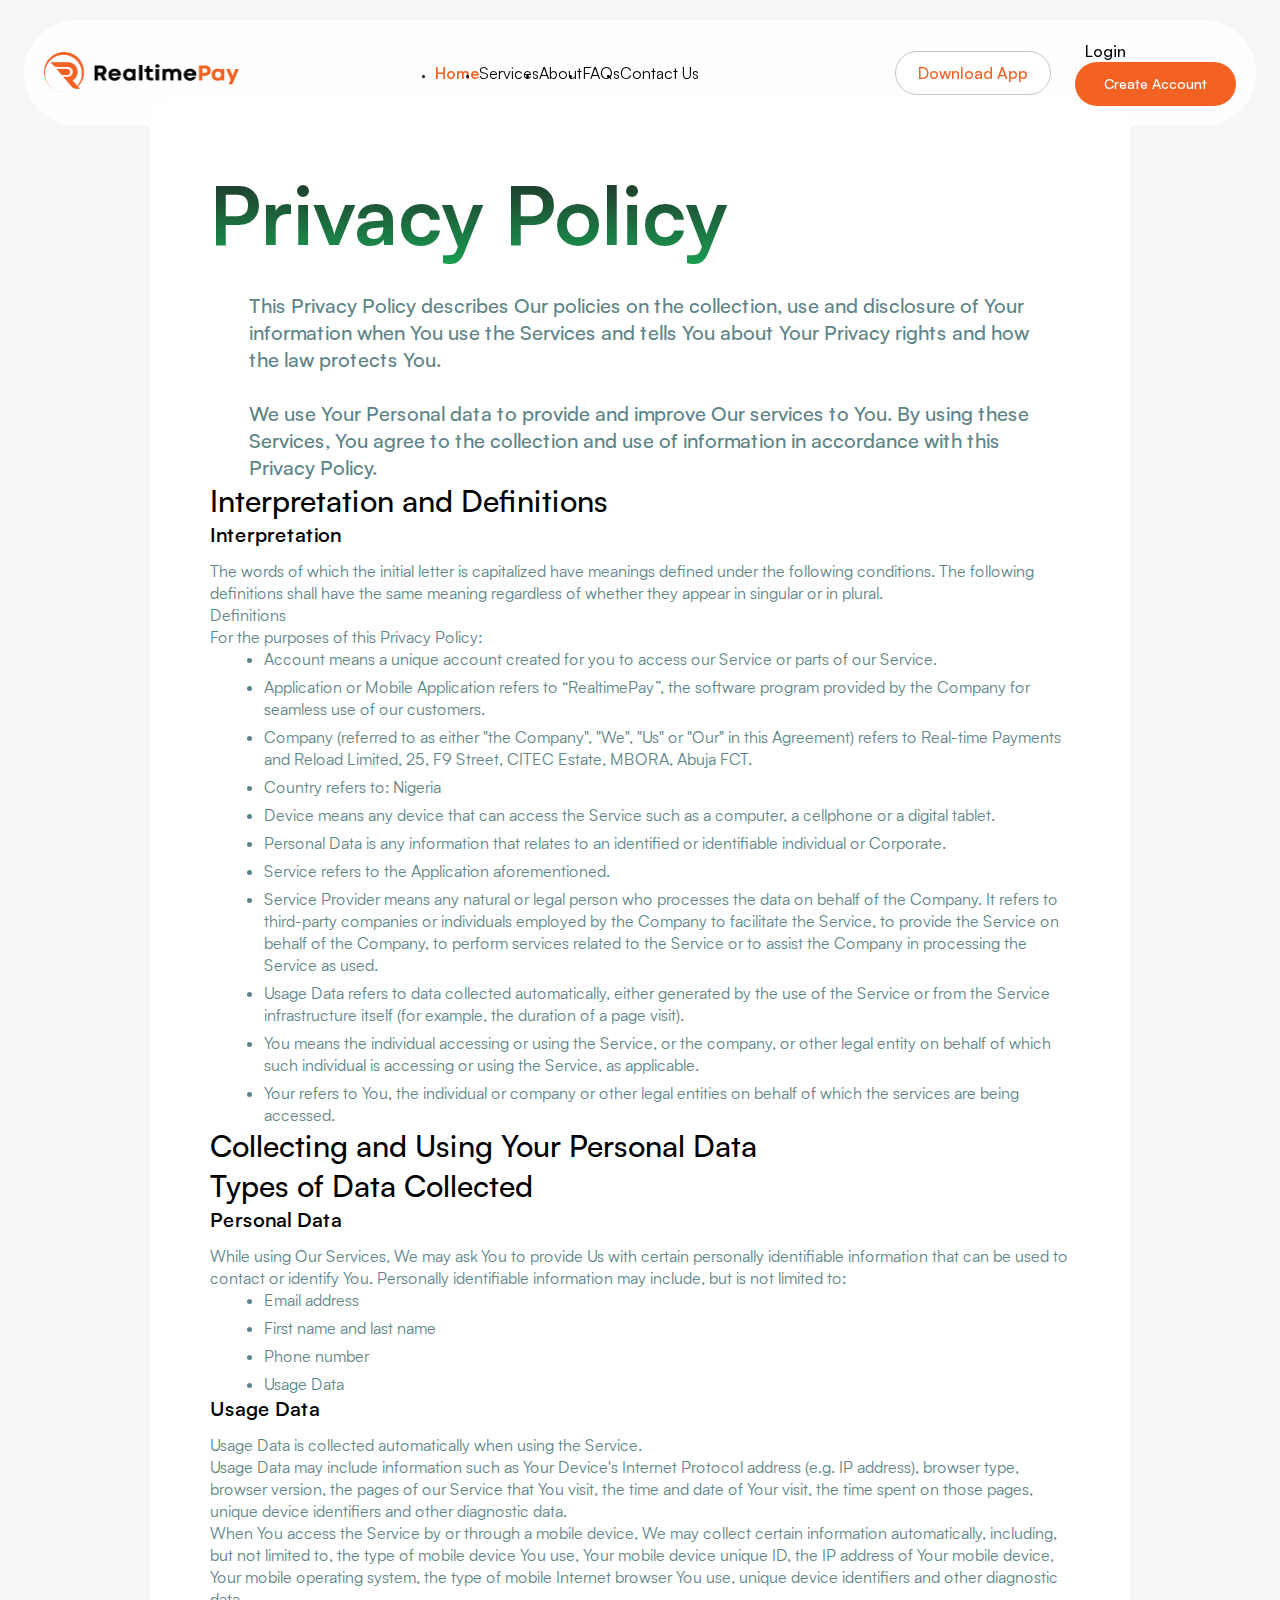
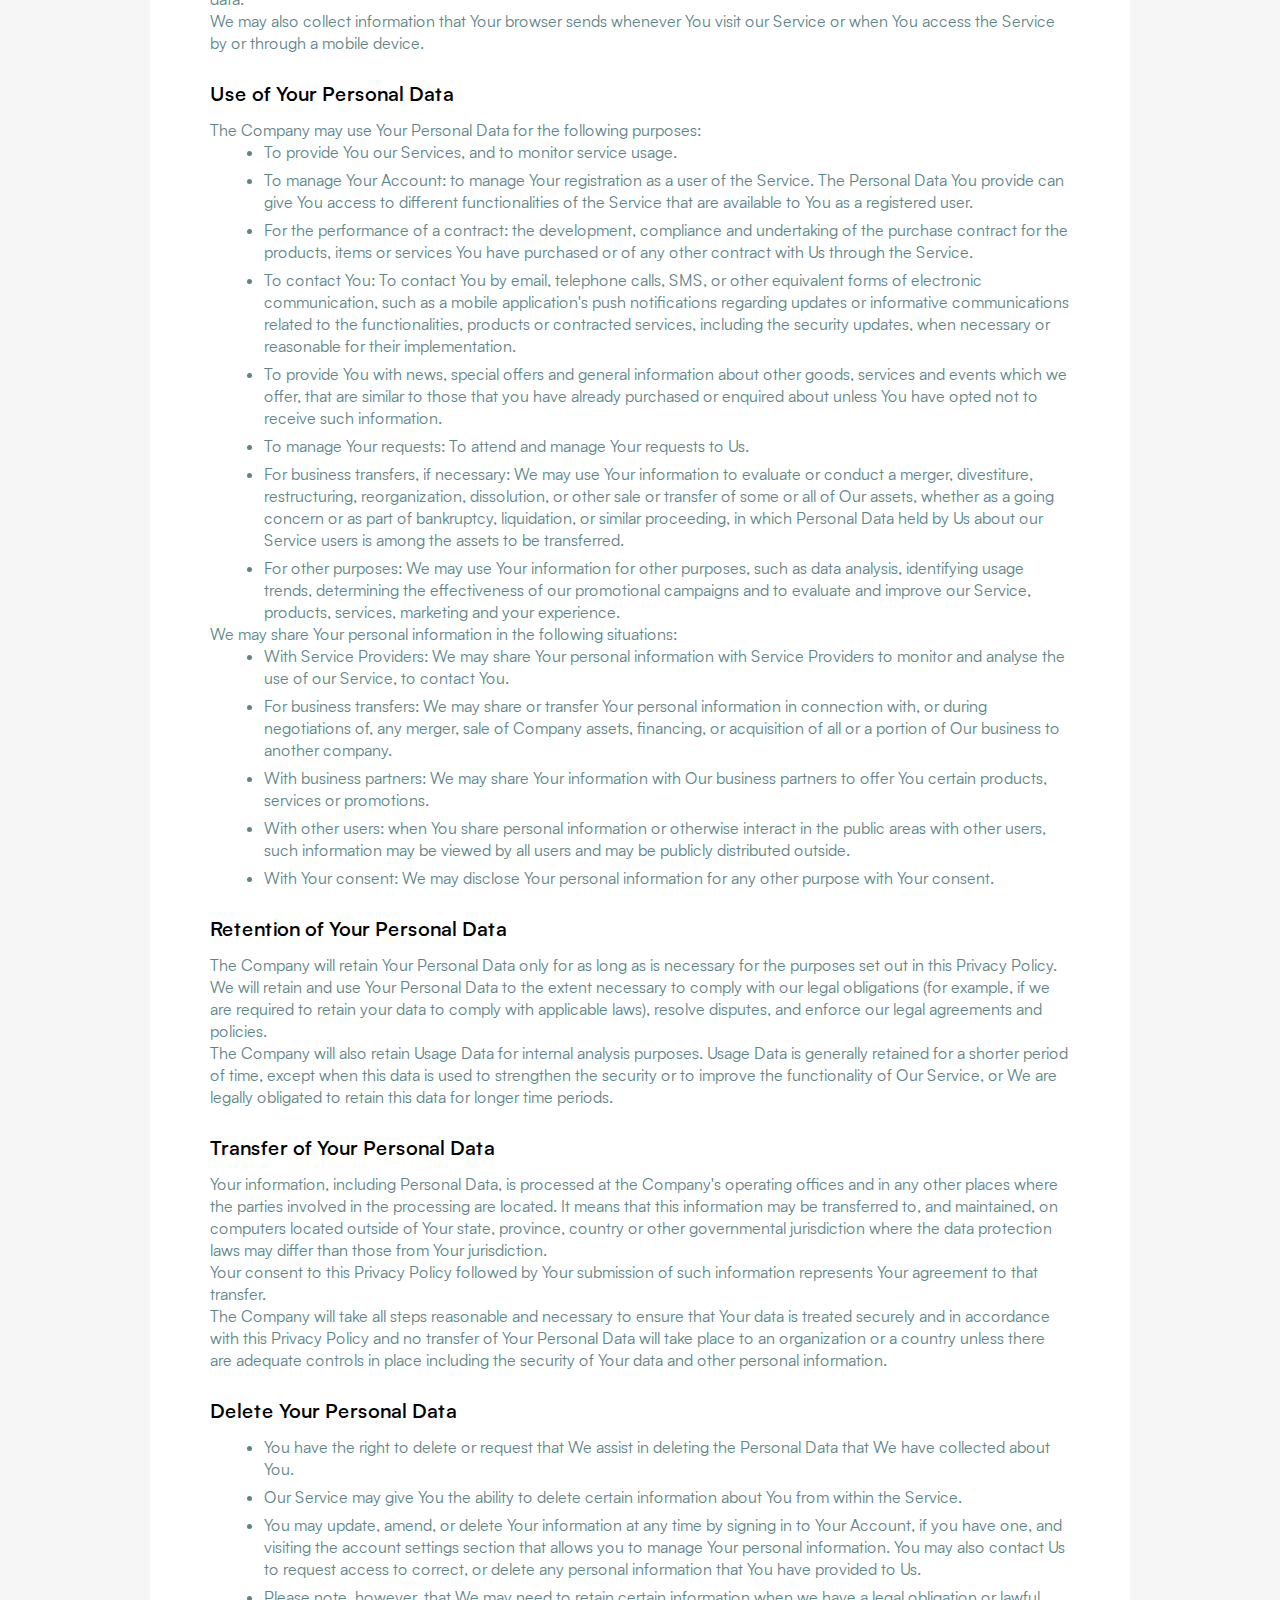
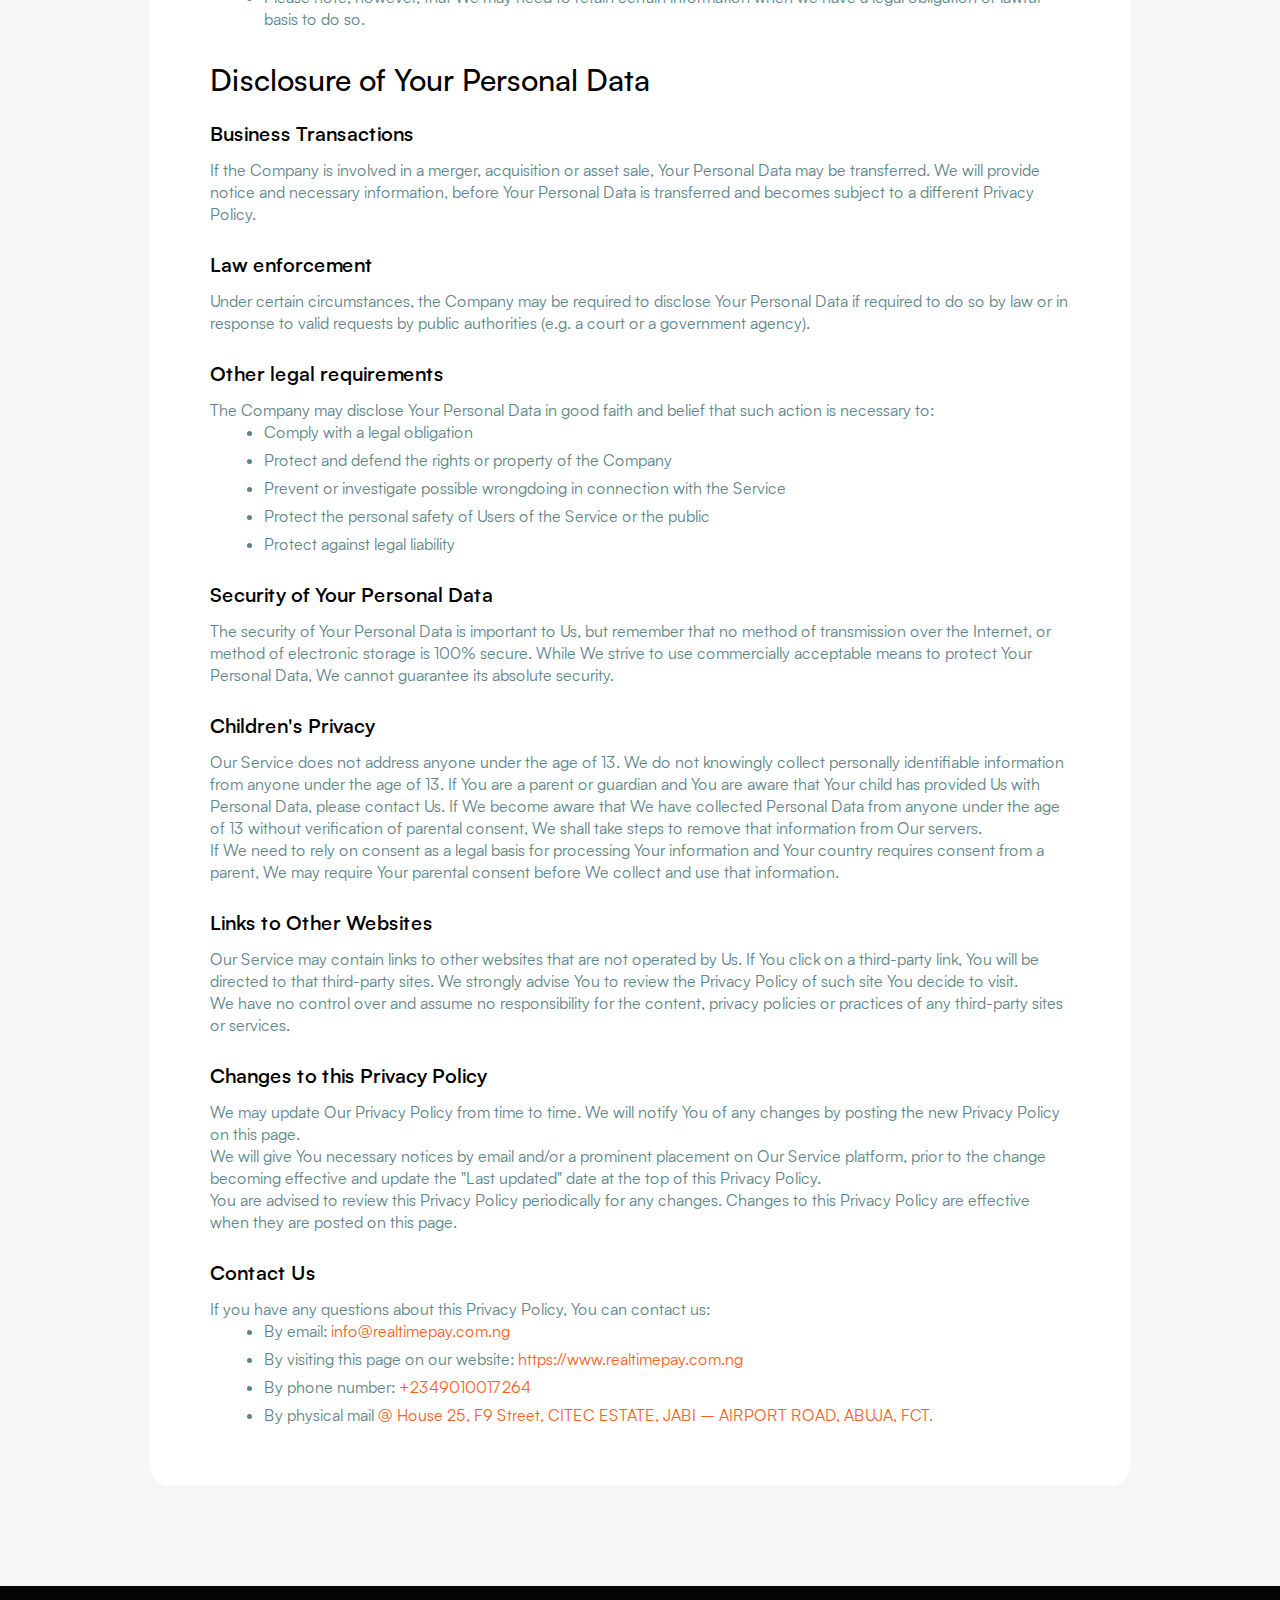
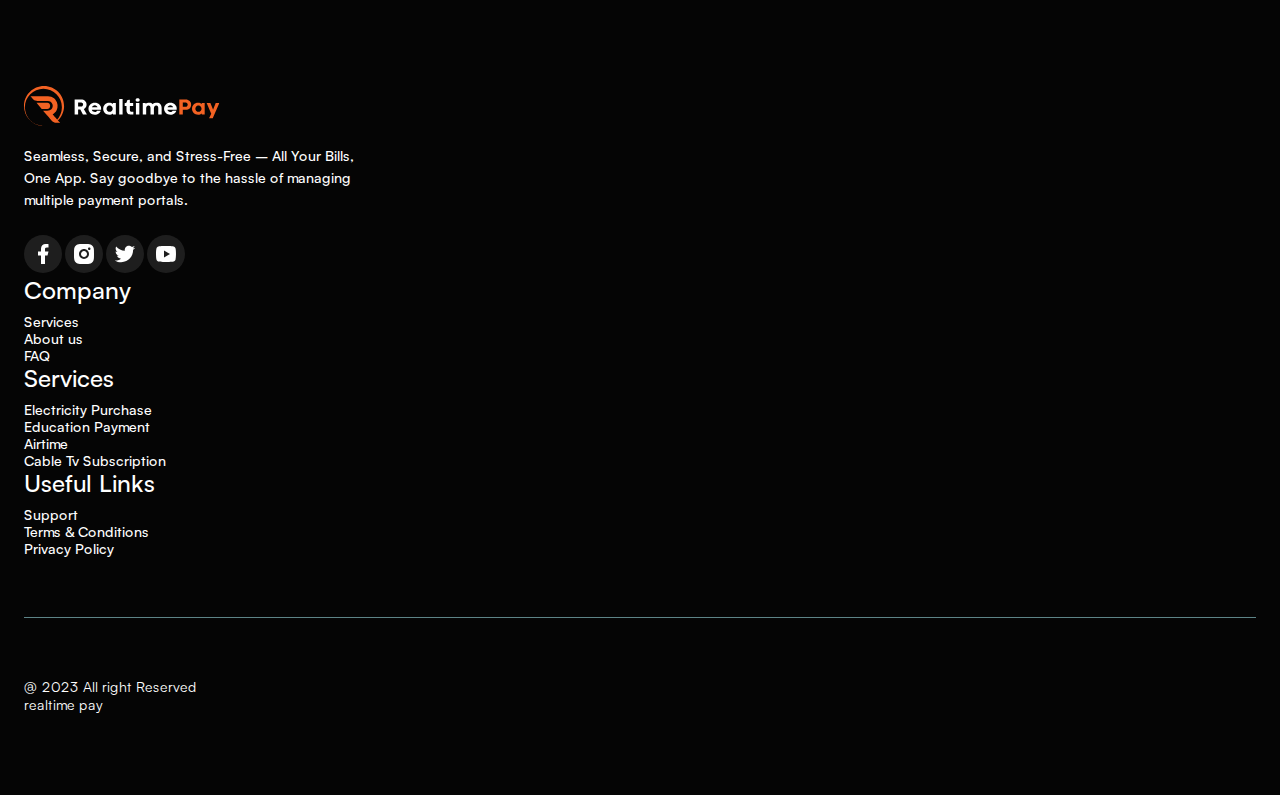
<file: privacy-policy.html>
<!DOCTYPE html>
<html lang="en">

<head>
    <meta charset="UTF-8">
    <meta name="viewport" content="width=device-width, initial-scale=1.0">
    <title>Document</title>


    <link href="https://cdn.jsdelivr.net/npm/bootstrap@5.3.2/dist/css/bootstrap.min.css" rel="stylesheet"
        integrity="sha384-T3c6CoIi6uLrA9TneNEoa7RxnatzjcDSCmG1MXxSR1GAsXEV/Dwwykc2MPK8M2HN" crossorigin="anonymous" />
    <link rel="stylesheet" href="css/main.css">
    <link rel="stylesheet" href="css/main2.css">
    <link rel="stylesheet" href="css/privacy-policy.css" />
    <link rel="stylesheet" href="css/variable.css" />
</head>

<body>
    <!-- Nav Section -->
    <div class=" nav_section v-application-wrap">
        <div class="max_container">
            <header class="navigation d-flex justify-content-between align-items-center py-3">
                <a href="/"><img class="img" src="png/Layer_x0020_1.png" alt="icon" /></a>
                <ul class="nav nav-pills">
                    <li class="nav-item">
                        <a href="/" class="home nav-link" aria-current="page">Home</a>
                    </li>
                    <li class="nav-item">
                        <a href="/service.html" class="service nav-link">Services</a>
                    </li>
                    <li class="nav-item"><a href="/about.html" class="service nav-link">About</a></li>
                    <li class="nav-item"><a href="/faq.html" class="service nav-link">FAQs</a></li>
                    <li class="nav-item">
                        <a href="/contact-us.html" class="service nav-link">Contact Us</a>
                    </li>
                </ul>
                <div class="flex_container">
                    <button type="button" class="download"
                        style="padding: 10px 20px; font-size: 1.6rem; display: block; margin: 0 auto;">Download
                        App</button>
                    <div class="log d-flex justify-content-between ">
                        <button type="button" class="login">Login</button>
                        <button type="button" class="create_account"
                            style="padding: 10px 20px; font-size: 14px; display: block; margin: 0 auto;">Create
                            Account</button>
                    </div>
                </div>
            </header>
        </div>
    </div>

    <section class="privacy_policy">
        <div class="max_container position-relative text-left pt-5">
            <div class="main_card_container d-flex flex-column">
                <h1 class="m-0">Privacy Policy</h1>
                <p class="m-0">
                    This Privacy Policy describes Our policies on the collection, use and
                    disclosure of Your information when You use the Services and tells You about
                    Your Privacy rights and how the law protects You.
                    <br> <br>
                    We use Your Personal data to provide and improve Our services to You. By using
                    these Services, You agree to the collection and use of information in
                    accordance with this Privacy Policy.
                </p>
                <div class="terms">
                    <h3>Interpretation and Definitions</h3>
                </div>
                <div class="terms">
                    <h3>Interpretation</h3>
                    <div class="d-flex flex-column">
                        <p id="terms_txt">The words of which the initial letter is capitalized have meanings defined under the
                            following conditions. The following definitions shall have the same meaning regardless of
                            whether they appear in singular or in plural.</p>
                        <p id="terms_txt">Definitions</p>
                        <p id="terms_txt">For the purposes of this Privacy Policy:</p>
                        <ul>
                            <li>Account means a unique account created for you to access our Service or parts of our
                                Service.</li>
                            <li>Application or Mobile Application refers to “RealtimePay”, the software program provided
                                by the Company for seamless use of our customers.</li>
                            <li>Company (referred to as either "the Company", "We", "Us" or "Our" in this Agreement)
                                refers to Real-time Payments and Reload Limited, 25, F9 Street, CITEC Estate, MBORA,
                                Abuja FCT.</li>
                            <li>Country refers to: Nigeria</li>
                            <li>Device means any device that can access the Service such as a computer, a cellphone or a
                                digital tablet.</li>
                            <li>Personal Data is any information that relates to an identified or identifiable
                                individual or Corporate.</li>
                            <li>Service refers to the Application aforementioned.</li>
                            <li>Service Provider means any natural or legal person who processes the data on behalf of
                                the Company. It refers to third-party companies or individuals employed by the Company
                                to facilitate the Service, to provide the Service on behalf of the Company, to perform
                                services related to the Service or to assist the Company in processing the Service as
                                used.</li>
                            <li>Usage Data refers to data collected automatically, either generated by the use of the
                                Service or from the Service infrastructure itself (for example, the duration of a page
                                visit).</li>
                            <li>You means the individual accessing or using the Service, or the company, or other legal
                                entity on behalf of which such individual is accessing or using the Service, as
                                applicable.</li>
                            <li>Your refers to You, the individual or company or other legal entities on behalf of which
                                the services are being accessed.</li>
                        </ul>
                    </div>
                </div>
                <div class="terms">
                    <h3>Collecting and Using Your Personal Data</h3>
                </div>
                <div class="terms">
                    <h3>Types of Data Collected</h3>
                </div>
                <div class="terms">
                    <h3>Personal Data</h3>
                    <div class="d-flex flex-column">
                        <p id="terms_txt">While using Our Services, We may ask You to provide Us with certain personally identifiable
                            information that can be used to contact or identify You. Personally identifiable information
                            may include, but is not limited to:</p>
                        <ul class="noPoint">
                            <li>Email address</li>
                            <li>First name and last name</li>
                            <li>Phone number</li>
                            <li>Usage Data</li>
                        </ul>
                    </div>
                    <div class="terms">
                        <h3>Usage Data</h3>
                        <div class="d-flex flex-column">
                            <p id="terms_txt">Usage Data is collected automatically when using the Service.</p>
                            <p id="terms_txt">Usage Data may include information such as Your Device's Internet Protocol address (e.g.
                                IP address), browser type, browser version, the pages of our Service that You visit, the
                                time and date of Your visit, the time spent on those pages, unique device identifiers
                                and other diagnostic data.</p>
                            <p id="terms_txt">When You access the Service by or through a mobile device, We may collect certain
                                information automatically, including, but not limited to, the type of mobile device You
                                use, Your mobile device unique ID, the IP address of Your mobile device, Your mobile
                                operating system, the type of mobile Internet browser You use, unique device identifiers
                                and other diagnostic data.</p>
                            <p id="terms_txt">We may also collect information that Your browser sends whenever You visit our Service or
                                when You access the Service by or through a mobile device.</p>
                        </div>
                    </div>
                    <div class="terms">
                      <br/>
                          <br/>
                        <h3>Use of Your Personal Data</h3>
                        <div class="d-flex flex-column">
                            <p id="terms_txt">The Company may use Your Personal Data for the following purposes:</p>
                            <ul>
                                <li>To provide You our Services, and to monitor service usage.</li>
                                <li>To manage Your Account: to manage Your registration as a user of the Service. The
                                    Personal Data You provide can give You access to different functionalities of the
                                    Service that are available to You as a registered user.</li>
                                <li>For the performance of a contract: the development, compliance and undertaking of
                                    the purchase contract for the products, items or services You have purchased or of
                                    any other contract with Us through the Service.</li>
                                <li>To contact You: To contact You by email, telephone calls, SMS, or other equivalent
                                    forms of electronic communication, such as a mobile application's push notifications
                                    regarding updates or informative communications related to the functionalities,
                                    products or contracted services, including the security updates, when necessary or
                                    reasonable for their implementation.</li>
                                <li>To provide You with news, special offers and general information about other goods,
                                    services and events which we offer, that are similar to those that you have already
                                    purchased or enquired about unless You have opted not to receive such information.
                                </li>
                                <li>To manage Your requests: To attend and manage Your requests to Us.</li>
                                <li>For business transfers, if necessary: We may use Your information to evaluate or
                                    conduct a merger, divestiture, restructuring, reorganization, dissolution, or other
                                    sale or transfer of some or all of Our assets, whether as a going concern or as part
                                    of bankruptcy, liquidation, or similar proceeding, in which Personal Data held by Us
                                    about our Service users is among the assets to be transferred.</li>
                                <li>For other purposes: We may use Your information for other purposes, such as data
                                    analysis, identifying usage trends, determining the effectiveness of our promotional
                                    campaigns and to evaluate and improve our Service, products, services, marketing and
                                    your experience.</li>
                            </ul>
                            <p id="terms_txt">We may share Your personal information in the following situations:</p>
                            <ul>
                                <li>With Service Providers: We may share Your personal information with Service
                                    Providers to monitor and analyse the use of our Service, to contact You.</li>
                                <li>For business transfers: We may share or transfer Your personal information in
                                    connection with, or during negotiations of, any merger, sale of Company assets,
                                    financing, or acquisition of all or a portion of Our business to another company.
                                </li>
                                <li>With business partners: We may share Your information with Our business partners to
                                    offer You certain products, services or promotions.</li>
                                <li>With other users: when You share personal information or otherwise interact in the
                                    public areas with other users, such information may be viewed by all users and may
                                    be publicly distributed outside.</li>
                                <li>With Your consent: We may disclose Your personal information for any other purpose
                                    with Your consent.</li>
                            </ul>
                        </div>
                    </div>
                    <div class="terms">
                      <br/>
                          <br/>
                        <h3>Retention of Your Personal Data</h3>
                        <div class="d-flex flex-column">
                            <p id="terms_txt">The Company will retain Your Personal Data only for as long as is necessary for the
                                purposes set out in this Privacy Policy. We will retain and use Your Personal Data to
                                the extent necessary to comply with our legal obligations (for example, if we are
                                required to retain your data to comply with applicable laws), resolve disputes, and
                                enforce our legal agreements and policies.</p>
                            <p id="terms_txt">The Company will also retain Usage Data for internal analysis purposes. Usage Data is
                                generally retained for a shorter period of time, except when this data is used to
                                strengthen the security or to improve the functionality of Our Service, or We are
                                legally obligated to retain this data for longer time periods.</p>
                        </div>
                    </div>
                    <div class="terms">
                      <br/>
                          <br/>
                        <h3>Transfer of Your Personal Data</h3>
                        <div class="d-flex flex-column">
                            <p id="terms_txt">Your information, including Personal Data, is processed at the Company's operating
                                offices and in any other places where the parties involved in the processing are
                                located. It means that this information may be transferred to, and maintained, on
                                computers located outside of Your state, province, country or other governmental
                                jurisdiction where the data protection laws may differ than those from Your
                                jurisdiction.</p>
                            <p id="terms_txt">Your consent to this Privacy Policy followed by Your submission of such information
                                represents Your agreement to that transfer.</p>
                            <p id="terms_txt">The Company will take all steps reasonable and necessary to ensure that Your data is
                                treated securely and in accordance with this Privacy Policy and no transfer of Your
                                Personal Data will take place to an organization or a country unless there are adequate
                                controls in place including the security of Your data and other personal information.
                            </p>
                        </div>
                    </div>
                    <div class="terms">
                      <br/>
                          <br/>
                        <h3>Delete Your Personal Data</h3>
                        <div class="d-flex flex-column">
                            <ul>
                                <li>You have the right to delete or request that We assist in deleting the Personal Data
                                    that We have collected about You.</li>
                                <li>Our Service may give You the ability to delete certain information about You from
                                    within the Service.</li>
                                <li>You may update, amend, or delete Your information at any time by signing in to Your
                                    Account, if you have one, and visiting the account settings section that allows you
                                    to manage Your personal information. You may also contact Us to request access to
                                    correct, or delete any personal information that You have provided to Us.</li>
                                <li>Please note, however, that We may need to retain certain information when we have a
                                    legal obligation or lawful basis to do so.</li>
                            </ul>
                        </div>
                    </div>
                    <div class="terms">
                        <h3 id="terms">Disclosure of Your Personal Data</h3>
                    </div>
                    <div class="terms">
                        <h3>Business Transactions</h3>
                        <div class="d-flex flex-column">
                            <p id="terms_txt">If the Company is involved in a merger, acquisition or asset sale, Your Personal Data may
                                be transferred. We will provide notice and necessary information, before Your Personal
                                Data is transferred and becomes subject to a different Privacy Policy.</p>
                        </div>
                    </div>
                    <div class="terms">
                      <br/>
                          <br/>
                        <h3>Law enforcement</h3>
                        <div class="d-flex flex-column">
                            <p id="terms_txt">Under certain circumstances, the Company may be required to disclose Your Personal Data
                                if required to do so by law or in response to valid requests by public authorities (e.g.
                                a court or a government agency).</p>
                        </div>
                    </div>
                    <div class="terms">
                      <br/>
                          <br/>
                        <h3>Other legal requirements</h3>
                        <div class="d-flex flex-column">
                            <p id="terms_txt">The Company may disclose Your Personal Data in good faith and belief that such action is
                                necessary to:</p>
                            <ul>
                                <li>Comply with a legal obligation</li>
                                <li>Protect and defend the rights or property of the Company</li>
                                <li>Prevent or investigate possible wrongdoing in connection with the Service</li>
                                <li>Protect the personal safety of Users of the Service or the public</li>
                                <li>Protect against legal liability</li>
                            </ul>
                        </div>
                    </div>
                    <div class="terms">
                      <br/>
                          <br/>
                        <h3>Security of Your Personal Data</h3>
                        <div class="d-flex flex-column">
                            <p id="terms_txt">The security of Your Personal Data is important to Us, but remember that no method of
                                transmission over the Internet, or method of electronic storage is 100% secure. While We
                                strive to use commercially acceptable means to protect Your Personal Data, We cannot
                                guarantee its absolute security.</p>
                        </div>
                    </div>
                    <div class="terms">
                      <br/>
                          <br/>
                        <h3>Children's Privacy</h3>
                        <div class="d-flex flex-column">
                            <p id="terms_txt">Our Service does not address anyone under the age of 13. We do not knowingly collect
                                personally identifiable information from anyone under the age of 13. If You are a parent
                                or guardian and You are aware that Your child has provided Us with Personal Data, please
                                contact Us. If We become aware that We have collected Personal Data from anyone under
                                the age of 13 without verification of parental consent, We shall take steps to remove
                                that information from Our servers.</p>
                            <p id="terms_txt">If We need to rely on consent as a legal basis for processing Your information and Your
                                country requires consent from a parent, We may require Your parental consent before We
                                collect and use that information.</p>
                        </div>
                    </div>
                    <div class="terms">
                      <br/>
                          <br/>
                        <h3>Links to Other Websites</h3>
                        <div class="d-flex flex-column">
                            <p id="terms_txt">Our Service may contain links to other websites that are not operated by Us. If You click
                                on a third-party link, You will be directed to that third-party sites. We strongly
                                advise You to review the Privacy Policy of such site You decide to visit.</p>
                            <p id="terms_txt">We have no control over and assume no responsibility for the content, privacy policies or
                                practices of any third-party sites or services.</p>
                        </div>
                    </div>
                    <div class="terms">
                      <br/>
                          <br/>
                        <h3>Changes to this Privacy Policy</h3>
                        <div class="d-flex flex-column">
                            <p id="terms_txt">We may update Our Privacy Policy from time to time. We will notify You of any changes by
                                posting the new Privacy Policy on this page.</p>
                            <p id="terms_txt">We will give You necessary notices by email and/or a prominent placement on Our Service
                                platform, prior to the change becoming effective and update the "Last updated" date at
                                the top of this Privacy Policy.</p>
                            <p id="terms_txt">You are advised to review this Privacy Policy periodically for any changes. Changes to
                                this Privacy Policy are effective when they are posted on this page.</p>
                        </div>
                    </div>
                    <div class="terms">
                      <br/>
                          <br/>
                        <h3>Contact Us</h3>
                        <div class="d-flex flex-column">
                            <p id="terms_txt">If you have any questions about this Privacy Policy, You can contact us:</p>
                            <ul class="noPoint">
                                <li>By email: <a href="mailto:info@realtimepay.com.ng">info@realtimepay.com.ng</a></li>
                                <li>By visiting this page on our website: <a
                                        href="https://www.realtimepay.com.ng">https://www.realtimepay.com.ng</a></li>
                                <li>By phone number: <a target="_blank" href="tel:+2349010017264">+2349010017264</a>
                                </li>
                                <li>By physical mail <a target="_blank"
                                        href="https://maps.app.goo.gl/M4sMtYZrcGLczPNZ8">@ House 25, F9 Street, CITEC
                                        ESTATE, JABI – AIRPORT ROAD, ABUJA, FCT.</a></li>
                            </ul>
                        </div>
                    </div>
                </div>
            </div>
        </div>
    </section>

    <!-- Footer Section -->
  <section class="footer_section">
    <div class="max_container">
      <div class="top-side d-flex justify-content-between gap-3">
        <div>
          <div class="logo_socials">
            <a href="/" aria-current="page" class="d-inline-block logo nuxt-link-exact-active nuxt-link-active"
              data-v-b38ea3da=""><svg xmlns="http://www.w3.org/2000/svg" width="196" height="40" viewBox="0 0 196 40"
                fill="none" data-v-4160e5ae="" data-v-b38ea3da="">
                <g clip-path="url(#clip0_313_7898)" data-v-4160e5ae="">
                  <path
                    d="M56.3309 23.5447H54.1146V28.4041H50.6329V13.4889H57.1731C57.9557 13.4889 58.6781 13.6125 59.3333 13.8559C59.9923 14.1031 60.5612 14.4436 61.0406 14.8892C61.5196 15.331 61.8942 15.8587 62.1599 16.4764C62.4258 17.094 62.5602 17.7791 62.5602 18.5356C62.5602 19.0596 62.493 19.5577 62.3618 20.0218C62.2309 20.4859 62.0436 20.9054 61.8041 21.2873C61.5607 21.6692 61.2686 22.0024 60.9243 22.298C60.5835 22.5901 60.1981 22.8334 59.7751 23.0319L62.9237 28.4041H58.9291L56.3309 23.5447ZM57.031 20.5684C57.3155 20.5684 57.5849 20.5197 57.8321 20.4187C58.0828 20.3212 58.3 20.183 58.4835 20.0069C58.6708 19.831 58.8167 19.6214 58.9253 19.3705C59.0301 19.1233 59.0826 18.8465 59.0826 18.5394C59.0826 18.2397 59.0301 17.9629 58.9253 17.7119C58.8167 17.4574 58.6708 17.2402 58.4835 17.0567C58.3 16.8732 58.0831 16.7309 57.8321 16.6299C57.5849 16.5289 57.3155 16.4764 57.031 16.4764H54.1146V20.5684H57.031ZM64.4586 22.721C64.4586 21.89 64.6122 21.1035 64.9192 20.37C65.2263 19.6361 65.6607 18.9924 66.2223 18.4458C66.78 17.8954 67.4464 17.4651 68.2178 17.1468C68.989 16.8286 69.8426 16.6678 70.7784 16.6678C71.7219 16.6678 72.5829 16.8286 73.3616 17.1468C74.1404 17.4651 74.8068 17.8957 75.3683 18.4458C75.9261 18.9924 76.364 19.6364 76.6749 20.37C76.9858 21.1038 77.139 21.89 77.139 22.721C77.139 22.9567 77.1314 23.1402 77.1129 23.2714C77.0941 23.4023 77.0753 23.5335 77.053 23.6644H67.8283C67.9219 24.0237 68.0716 24.3458 68.2701 24.6302C68.4723 24.9146 68.708 25.158 68.9737 25.3603C69.2397 25.5625 69.5279 25.716 69.8385 25.8243C70.149 25.9365 70.4711 25.989 70.8004 25.989C71.332 25.989 71.7961 25.8769 72.193 25.652C72.5861 25.4236 72.8855 25.1354 73.0915 24.7834H76.7568C76.5883 25.2813 76.33 25.768 75.9856 26.2473C75.6448 26.7264 75.2183 27.1532 74.7163 27.5278C74.2108 27.8986 73.627 28.198 72.9645 28.4264C72.3054 28.6509 71.5754 28.7672 70.7781 28.7672C69.8496 28.7672 68.996 28.606 68.221 28.2881C67.4461 27.9699 66.7797 27.5393 66.2255 26.9889C65.6716 26.4423 65.2371 25.7985 64.9265 25.0647C64.6157 24.3308 64.4586 23.5485 64.4586 22.7213V22.721ZM70.8007 19.3552C70.0895 19.3552 69.4903 19.5348 68.9998 19.8944C68.5093 20.2502 68.1576 20.7219 67.9366 21.3058H73.5298C73.3202 20.7293 72.9832 20.2614 72.5227 19.8982C72.0621 19.5351 71.4856 19.3555 70.8004 19.3555L70.8007 19.3552ZM79.1795 22.7133C79.1795 21.8823 79.3215 21.0959 79.6063 20.3623C79.8907 19.6246 80.2987 18.9844 80.8265 18.4343C81.3508 17.8839 81.991 17.4533 82.7434 17.1351C83.4957 16.8169 84.3421 16.656 85.2779 16.656C86.0302 16.656 86.708 16.7796 87.3069 17.0229C87.9057 17.2701 88.415 17.5584 88.8304 17.8954L88.9727 17.0194H91.8592V28.4044H88.9727L88.8192 27.5358C88.3962 27.8728 87.8869 28.161 87.2916 28.4006C86.6928 28.6439 86.0226 28.7637 85.2776 28.7637C84.3491 28.7637 83.5069 28.6025 82.7542 28.2846C82.0016 27.9664 81.3616 27.5358 80.83 26.9892C80.2984 26.4464 79.8904 25.8062 79.606 25.0685C79.3215 24.3346 79.1791 23.5485 79.1791 22.7137L79.1795 22.7133ZM82.5711 22.7057C82.5711 23.1813 82.6498 23.6116 82.8106 24.0011C82.9718 24.3869 83.1925 24.72 83.4658 24.9968C83.7391 25.2774 84.0611 25.4912 84.4319 25.6409C84.7988 25.7906 85.1919 25.8654 85.6111 25.8654C86.0267 25.8654 86.4198 25.7906 86.7867 25.6409C87.1572 25.4912 87.4792 25.2778 87.7525 25.0045C88.0258 24.7312 88.243 24.398 88.4 24.0049C88.5574 23.6119 88.6361 23.1813 88.6361 22.7057C88.6361 22.2378 88.5574 21.811 88.3965 21.4252C88.2354 21.0395 88.0184 20.7102 87.7413 20.4369C87.468 20.1636 87.146 19.9502 86.7791 19.8005C86.4086 19.6508 86.0153 19.5756 85.5999 19.5756C85.1731 19.5756 84.7762 19.6504 84.4096 19.8005C84.0388 19.9502 83.7206 20.1636 83.4473 20.4369C83.1779 20.7102 82.9645 21.0395 82.8071 21.4252C82.6498 21.811 82.5711 22.2375 82.5711 22.7057ZM95.2139 12.9494H98.602V28.4037H95.2139V12.9494ZM103.439 13.8928L105.876 13.8705V17.0376H109.178V19.9352H105.876V23.9263C105.876 24.2782 105.917 24.5703 106 24.7987C106.086 25.0309 106.198 25.2141 106.34 25.3491C106.483 25.4838 106.655 25.5775 106.849 25.6262C107.048 25.6788 107.261 25.7049 107.486 25.7049H109.384L109.362 28.4789H107.157C106.524 28.4789 105.921 28.4228 105.356 28.3104C104.787 28.198 104.293 27.9772 103.87 27.6514C103.443 27.3259 103.11 26.8691 102.866 26.2811C102.619 25.6934 102.496 24.9185 102.496 23.96V19.9355H100.687V17.3485L102.409 16.6895L103.439 13.8928ZM111.918 17.0303H115.329V28.4037H111.918V17.0303ZM111.623 13.9715C111.623 13.7282 111.667 13.4998 111.765 13.279C111.859 13.058 111.997 12.8672 112.177 12.7025C112.353 12.5378 112.57 12.4069 112.817 12.3133C113.064 12.2196 113.345 12.1709 113.652 12.1709C113.959 12.1709 114.236 12.2196 114.483 12.3133C114.734 12.4069 114.947 12.5378 115.127 12.7025C115.307 12.8672 115.441 13.0583 115.539 13.279C115.632 13.4998 115.681 13.7282 115.681 13.9715C115.681 14.2187 115.632 14.4506 115.539 14.6678C115.441 14.8812 115.307 15.0682 115.127 15.2293C114.947 15.3902 114.73 15.5214 114.479 15.6151C114.229 15.7087 113.948 15.7571 113.641 15.7571C113.341 15.7571 113.064 15.7084 112.817 15.6151C112.57 15.5214 112.356 15.3902 112.181 15.2258C112.005 15.0612 111.87 14.8701 111.769 14.6566C111.671 14.4397 111.623 14.211 111.623 13.9715ZM137.649 28.4037H134.25V22.3426C134.25 21.3918 134.093 20.6917 133.778 20.2461C133.464 19.8008 132.996 19.5759 132.375 19.5759C132.008 19.5759 131.674 19.6396 131.375 19.7632C131.076 19.8868 130.821 20.0664 130.608 20.3024C130.394 20.5347 130.23 20.8191 130.11 21.1523C129.986 21.4854 129.923 21.8597 129.915 22.2754V28.4041H126.505V22.3429C126.505 21.3921 126.347 20.692 126.033 20.2464C125.719 19.8011 125.251 19.5762 124.629 19.5762C124.259 19.5762 123.918 19.6399 123.615 19.7673C123.312 19.8982 123.053 20.0855 122.836 20.3327C122.623 20.5834 122.458 20.8831 122.346 21.2386C122.23 21.5944 122.173 21.9948 122.173 22.4404V28.4041H118.785V17.0191H121.515L121.713 17.8091C122.136 17.4947 122.641 17.2214 123.222 16.9968C123.802 16.7684 124.45 16.656 125.157 16.656C125.91 16.656 126.584 16.7869 127.175 17.0452C127.766 17.3036 128.272 17.6705 128.687 18.1461C128.916 17.9514 129.17 17.7603 129.455 17.5769C129.743 17.3934 130.053 17.2364 130.394 17.1013C130.735 16.9666 131.102 16.8579 131.502 16.7755C131.899 16.6971 132.326 16.6557 132.779 16.6557C133.569 16.6557 134.269 16.7831 134.876 17.0414C135.482 17.2959 135.991 17.6667 136.403 18.1496C136.819 18.6324 137.129 19.2201 137.336 19.9129C137.545 20.6019 137.65 21.3841 137.65 22.2566V28.4037H137.649ZM140.06 22.7207C140.06 21.8896 140.214 21.1032 140.521 20.3697C140.828 19.6358 141.262 18.992 141.824 18.4455C142.382 17.8951 143.048 17.4647 143.819 17.1465C144.59 16.8283 145.444 16.6675 146.38 16.6675C147.323 16.6675 148.184 16.8283 148.963 17.1465C149.742 17.4647 150.408 17.8954 150.97 18.4455C151.528 18.992 151.966 19.6361 152.276 20.3697C152.587 21.1035 152.741 21.8896 152.741 22.7207C152.741 22.9564 152.733 23.1398 152.714 23.2711C152.696 23.402 152.677 23.5332 152.655 23.6641H143.43C143.523 24.0234 143.673 24.3454 143.872 24.6299C144.074 24.9143 144.31 25.1577 144.575 25.3599C144.841 25.5622 145.129 25.7157 145.44 25.824C145.751 25.9361 146.073 25.9887 146.402 25.9887C146.934 25.9887 147.398 25.8766 147.795 25.6517C148.188 25.4233 148.487 25.1351 148.693 24.7831H152.358C152.19 25.2809 151.931 25.7676 151.587 26.247C151.246 26.7261 150.82 27.1529 150.318 27.5275C149.812 27.8982 149.229 28.1977 148.566 28.426C147.907 28.6506 147.177 28.7669 146.38 28.7669C145.451 28.7669 144.598 28.6057 143.823 28.2878C143.048 27.9696 142.381 27.5389 141.827 26.9885C141.273 26.442 140.839 25.7982 140.528 25.0644C140.217 24.3305 140.06 23.5482 140.06 22.721V22.7207ZM146.402 19.3548C145.691 19.3548 145.092 19.5345 144.601 19.8941C144.111 20.2499 143.759 20.7216 143.538 21.3055H149.131C148.922 20.7289 148.585 20.261 148.124 19.8979C147.664 19.5348 147.087 19.3552 146.402 19.3552L146.402 19.3548Z"
                    fill="var(--text_dark)" class="fill filler" data-v-4160e5ae=""></path>
                  <path
                    d="M158.801 23.8214V28.4036H155.32V13.4885H161.763C162.545 13.4885 163.264 13.6194 163.923 13.8778C164.582 14.1361 165.151 14.4954 165.63 14.956C166.109 15.4165 166.48 15.9631 166.749 16.5957C167.015 17.2286 167.146 17.9173 167.146 18.6699C167.146 19.4299 167.015 20.1262 166.753 20.7588C166.491 21.3914 166.124 21.9345 165.652 22.3874C165.181 22.8403 164.615 23.1923 163.96 23.443C163.309 23.694 162.594 23.8211 161.819 23.8211H158.801V23.8214ZM161.62 20.8336C161.905 20.8336 162.171 20.7776 162.421 20.6651C162.669 20.5527 162.885 20.3992 163.073 20.2046C163.26 20.0135 163.406 19.7851 163.511 19.5232C163.619 19.2614 163.672 18.9767 163.672 18.6696C163.672 18.3737 163.619 18.0893 163.511 17.8236C163.406 17.5576 163.26 17.3258 163.073 17.1273C162.885 16.9251 162.669 16.768 162.421 16.6518C162.17 16.5358 161.905 16.4759 161.62 16.4759H158.801V20.8336H161.62ZM168.018 22.7129C168.018 21.8819 168.161 21.0955 168.445 20.3619C168.73 19.6242 169.138 18.984 169.666 18.4339C170.19 17.8835 170.83 17.4529 171.582 17.1346C172.335 16.8164 173.181 16.6556 174.117 16.6556C174.869 16.6556 175.547 16.7792 176.146 17.0225C176.745 17.2697 177.254 17.558 177.669 17.895L177.812 17.019H180.698V28.404H177.812L177.658 27.5353C177.235 27.8723 176.726 28.1606 176.131 28.4001C175.532 28.6435 174.862 28.7633 174.117 28.7633C173.188 28.7633 172.346 28.6021 171.593 28.2842C170.841 27.966 170.201 27.5353 169.669 26.9888C169.137 26.446 168.729 25.8058 168.445 25.0681C168.161 24.3342 168.018 23.5481 168.018 22.7132L168.018 22.7129ZM171.41 22.7053C171.41 23.1808 171.489 23.6112 171.65 24.0007C171.811 24.3864 172.032 24.7196 172.305 24.9964C172.578 25.277 172.9 25.4908 173.271 25.6405C173.638 25.7902 174.031 25.865 174.45 25.865C174.866 25.865 175.259 25.7902 175.626 25.6405C175.996 25.4908 176.318 25.2773 176.591 25.0041C176.865 24.7308 177.082 24.3976 177.239 24.0045C177.396 23.6115 177.475 23.1808 177.475 22.7053C177.475 22.2374 177.396 21.8106 177.236 21.4248C177.074 21.0391 176.857 20.7097 176.58 20.4364C176.307 20.1632 175.985 19.9497 175.618 19.8C175.248 19.6503 174.854 19.5752 174.439 19.5752C174.012 19.5752 173.615 19.65 173.249 19.8C172.878 19.9497 172.56 20.1632 172.286 20.4364C172.017 20.7097 171.803 21.0391 171.646 21.4248C171.489 21.8106 171.41 22.2371 171.41 22.7053ZM195.359 17.0372L188.736 32.3043H185.071L187.223 27.6994L182.637 17.0372H186.377L188.834 23.091L189.021 23.7949L191.72 17.0375H195.358L195.359 17.0372Z"
                    fill="var(--primary_color)" class="fill" data-v-4160e5ae=""></path>
                  <path fill-rule="evenodd" clip-rule="evenodd"
                    d="M20.0446 7.43814e-05C31.1148 7.43814e-05 40.0892 8.97443 40.0892 20.0447C40.0892 25.9775 37.5111 31.3073 33.4146 34.9773L32.6883 34.2307C35.9115 30.9021 37.8955 26.3673 37.8955 21.3681C37.8955 11.1541 29.6155 2.87378 19.4018 2.87378C9.18777 2.87378 0.907469 11.1538 0.907469 21.3681C0.907469 31.1624 8.52174 39.177 18.1535 39.8192V39.9994C7.97038 39.0464 0 30.4769 0 20.0443C0 8.9738 8.97436 -0.000244141 20.0446 -0.000244141V7.43814e-05Z"
                    fill="var(--primary_color)" class="fill filler" data-v-4160e5ae=""></path>
                  <path fill-rule="evenodd" clip-rule="evenodd"
                    d="M13.5789 15.0283H23.9487C27.2521 15.0283 29.8111 18.4221 28.3434 21.8711C27.8254 23.0878 26.5749 24.2434 25.0279 24.5992C24.1666 24.7973 23.0425 24.7247 22.1325 24.7247C21.1174 24.7247 20.1022 24.7273 19.0874 24.7247C19.1365 24.8566 19.39 25.0888 19.4986 25.2286C19.5722 25.3232 19.6324 25.3656 19.7006 25.4551L21.4907 27.5303C21.8936 27.9902 22.911 29.2003 23.2903 29.5936L24.1322 30.5686C24.4373 30.8817 25.233 31.88 25.6006 32.2708L27.2871 34.2167C27.333 34.2718 27.3582 34.2864 27.4009 34.3339L27.7012 34.6945C27.9127 34.9706 28.5966 35.5478 28.9103 35.7647C30.6906 36.9951 32.165 36.8566 34.1867 36.8566C34.7141 36.8566 35.498 36.9028 35.9933 36.8489C35.9226 36.7333 35.8758 36.7155 35.791 36.6116L34.6466 35.2783C34.602 35.2248 34.5756 35.2092 34.5322 35.1624L31.4254 31.5647C31.3556 31.4783 31.2633 31.3748 31.1954 31.299C30.8775 30.9435 30.3313 30.2702 30.0424 29.9762L29.2486 29.0515C29.198 28.9935 29.1687 28.9783 29.1193 28.9171L28.6613 28.3737C28.689 28.3412 28.6683 28.3584 28.716 28.3224L29.2887 27.9679C29.5738 27.7797 30.2198 27.3025 30.4367 27.0678C30.7144 26.7671 31.1279 26.4349 31.4372 26.0201C31.9516 25.3305 32.2086 25.0356 32.6405 24.153C34.2567 20.8499 33.8694 16.783 31.5604 13.8924L31.0957 13.3337C31.0056 13.2235 30.9766 13.1926 30.8479 13.0859C30.7412 12.9974 30.6963 12.9063 30.5925 12.8133C30.4144 12.6546 30.236 12.5142 30.0385 12.3431C28.5119 11.0216 26.1497 10.1718 23.9815 10.1718C18.1752 10.1718 12.2599 10.2007 6.46472 10.1702C6.53066 10.3132 6.70361 10.4562 6.80044 10.5804L8.88676 12.9849C9.61013 13.6172 9.7834 13.9765 11.075 14.5291C11.8086 14.8429 12.6756 15.0279 13.5783 15.0279L13.5789 15.0283Z"
                    fill="var(--primary_color)" class="fill filler" data-v-4160e5ae=""></path>
                  <path fill-rule="evenodd" clip-rule="evenodd"
                    d="M12.502 16.8143H23.2893C24.846 16.8143 26.1191 18.0877 26.1191 19.644V20.2591C26.1191 21.8154 24.8456 23.0889 23.2893 23.0889H17.6897L12.502 16.814V16.8143Z"
                    fill="var(--primary_color)" class="fill filler" data-v-4160e5ae=""></path>
                </g>
                <defs data-v-4160e5ae="">
                  <clipPath id="clip0_313_7898" data-v-4160e5ae="">
                    <rect width="195.359" height="40" fill="white" class="fill" data-v-4160e5ae=""></rect>
                  </clipPath>
                </defs>
              </svg></a>
            <p class="logo_text">
              Seamless, Secure, and Stress-Free – All Your Bills, One App. Say
              goodbye to the hassle of managing multiple payment portals.
            </p>
          </div>
          <div class="socials d-flex align-items-center">
            <a target="a_blank" href="https://www.facebook.com/"> <svg width="38" height="38" viewBox="0 0 38 38"
                fill="none" xmlns="http://www.w3.org/2000/svg">
                <circle opacity="0.1" cx="19" cy="19" r="19" fill="white" />
                <g clip-path="url(#clip0_313_7144)">
                  <path
                    d="M21 20.5H23.5L24.5 16.5H21V14.5C21 13.47 21 12.5 23 12.5H24.5V9.14C24.174 9.097 22.943 9 21.643 9C18.928 9 17 10.657 17 13.7V16.5H14V20.5H17V29H21V20.5Z"
                    fill="white" />
                </g>
                <defs>
                  <clipPath id="clip0_313_7144">
                    <rect width="24" height="24" fill="white" transform="translate(7 7)" />
                  </clipPath>
                </defs>
              </svg>
            </a>
            <a target="a_blank" href="https://www.instagram.com/">
              <svg width="38" height="38" viewBox="0 0 38 38" fill="none" xmlns="http://www.w3.org/2000/svg">
                <circle opacity="0.1" cx="19" cy="19" r="19" fill="white" />
                <g clip-path="url(#clip0_313_7139)">
                  <path
                    d="M19 9C21.717 9 22.056 9.01 23.122 9.06C24.187 9.11 24.912 9.277 25.55 9.525C26.21 9.779 26.766 10.123 27.322 10.678C27.8305 11.1779 28.224 11.7826 28.475 12.45C28.722 13.087 28.89 13.813 28.94 14.878C28.987 15.944 29 16.283 29 19C29 21.717 28.99 22.056 28.94 23.122C28.89 24.187 28.722 24.912 28.475 25.55C28.2247 26.2178 27.8311 26.8226 27.322 27.322C26.822 27.8303 26.2173 28.2238 25.55 28.475C24.913 28.722 24.187 28.89 23.122 28.94C22.056 28.987 21.717 29 19 29C16.283 29 15.944 28.99 14.878 28.94C13.813 28.89 13.088 28.722 12.45 28.475C11.7823 28.2245 11.1775 27.8309 10.678 27.322C10.1694 26.8222 9.77593 26.2175 9.525 25.55C9.277 24.913 9.11 24.187 9.06 23.122C9.013 22.056 9 21.717 9 19C9 16.283 9.01 15.944 9.06 14.878C9.11 13.812 9.277 13.088 9.525 12.45C9.77524 11.7822 10.1688 11.1773 10.678 10.678C11.1777 10.1692 11.7824 9.77573 12.45 9.525C13.088 9.277 13.812 9.11 14.878 9.06C15.944 9.013 16.283 9 19 9ZM19 14C17.6739 14 16.4021 14.5268 15.4645 15.4645C14.5268 16.4021 14 17.6739 14 19C14 20.3261 14.5268 21.5979 15.4645 22.5355C16.4021 23.4732 17.6739 24 19 24C20.3261 24 21.5979 23.4732 22.5355 22.5355C23.4732 21.5979 24 20.3261 24 19C24 17.6739 23.4732 16.4021 22.5355 15.4645C21.5979 14.5268 20.3261 14 19 14ZM25.5 13.75C25.5 13.4185 25.3683 13.1005 25.1339 12.8661C24.8995 12.6317 24.5815 12.5 24.25 12.5C23.9185 12.5 23.6005 12.6317 23.3661 12.8661C23.1317 13.1005 23 13.4185 23 13.75C23 14.0815 23.1317 14.3995 23.3661 14.6339C23.6005 14.8683 23.9185 15 24.25 15C24.5815 15 24.8995 14.8683 25.1339 14.6339C25.3683 14.3995 25.5 14.0815 25.5 13.75ZM19 16C19.7956 16 20.5587 16.3161 21.1213 16.8787C21.6839 17.4413 22 18.2044 22 19C22 19.7956 21.6839 20.5587 21.1213 21.1213C20.5587 21.6839 19.7956 22 19 22C18.2044 22 17.4413 21.6839 16.8787 21.1213C16.3161 20.5587 16 19.7956 16 19C16 18.2044 16.3161 17.4413 16.8787 16.8787C17.4413 16.3161 18.2044 16 19 16Z"
                    fill="white" />
                </g>
                <defs>
                  <clipPath id="clip0_313_7139">
                    <rect width="24" height="24" fill="white" transform="translate(7 7)" />
                  </clipPath>
                </defs>
              </svg>
            </a>
            <a target="a_blank" href="https://twitter.com/">
              <svg width="38" height="38" viewBox="0 0 38 38" fill="none" xmlns="http://www.w3.org/2000/svg">
                <circle opacity="0.1" cx="19" cy="19" r="19" fill="white" />
                <g clip-path="url(#clip0_313_7134)">
                  <path
                    d="M29.1623 12.6559C28.3989 12.9936 27.5893 13.2154 26.7603 13.3139C27.634 12.7914 28.288 11.9689 28.6003 10.9999C27.7803 11.4879 26.8813 11.8299 25.9443 12.0149C25.3149 11.3415 24.4807 10.8949 23.5713 10.7445C22.6618 10.5941 21.7282 10.7484 20.9156 11.1834C20.1029 11.6183 19.4567 12.3096 19.0774 13.1497C18.6981 13.9898 18.607 14.9317 18.8183 15.8289C17.1554 15.7456 15.5286 15.3134 14.0436 14.5606C12.5585 13.8077 11.2484 12.751 10.1983 11.4589C9.82659 12.0974 9.63125 12.8232 9.6323 13.5619C9.6323 15.0119 10.3703 16.2929 11.4923 17.0429C10.8283 17.022 10.1789 16.8427 9.5983 16.5199V16.5719C9.5985 17.5376 9.93267 18.4735 10.5441 19.221C11.1556 19.9684 12.0068 20.4814 12.9533 20.6729C12.3369 20.84 11.6906 20.8646 11.0633 20.7449C11.3302 21.5762 11.8503 22.3031 12.5509 22.824C13.2515 23.3449 14.0974 23.6337 14.9703 23.6499C14.1028 24.3313 13.1095 24.8349 12.0472 25.1321C10.9849 25.4293 9.87442 25.5142 8.7793 25.3819C10.691 26.6114 12.9164 27.264 15.1893 27.2619C22.8823 27.2619 27.0893 20.8889 27.0893 15.3619C27.0893 15.1819 27.0843 14.9999 27.0763 14.8219C27.8952 14.2301 28.6019 13.4969 29.1633 12.6569L29.1623 12.6559Z"
                    fill="white" />
                </g>
                <defs>
                  <clipPath id="clip0_313_7134">
                    <rect width="24" height="24" fill="white" transform="translate(7 7)" />
                  </clipPath>
                </defs>
              </svg>
            </a>
            <a target="a_blank" href="https://www.youtube.com/">
              <svg width="38" height="38" viewBox="0 0 38 38" fill="none" xmlns="http://www.w3.org/2000/svg">
                <circle opacity="0.1" cx="19" cy="19" r="19" fill="white" />
                <g clip-path="url(#clip0_313_7149)">
                  <path
                    d="M28.543 13.498C29 15.28 29 19 29 19C29 19 29 22.72 28.543 24.502C28.289 25.487 27.546 26.262 26.605 26.524C24.896 27 19 27 19 27C19 27 13.107 27 11.395 26.524C10.45 26.258 9.708 25.484 9.457 24.502C9 22.72 9 19 9 19C9 19 9 15.28 9.457 13.498C9.711 12.513 10.454 11.738 11.395 11.476C13.107 11 19 11 19 11C19 11 24.896 11 26.605 11.476C27.55 11.742 28.292 12.516 28.543 13.498ZM17 22.5L23 19L17 15.5V22.5Z"
                    fill="white" />
                </g>
                <defs>
                  <clipPath id="clip0_313_7149">
                    <rect width="24" height="24" fill="white" transform="translate(7 7)" />
                  </clipPath>
                </defs>
              </svg>
            </a>
          </div>
        </div>
        <!-- <div class=" list d-flex gap-5  "> -->
          <ul class="p-0 m-0 d-flex flex-column">
            <li>
              <h4>Company</h4>
            </li>
            <li>
              <a href="/services" class="p_txt">
                Services
              </a>
            </li>
            <li data-v-b38ea3da="">
              <a href="/about" class="p_txt">
                About us
              </a>
            </li>
            <li>
              <a href="/faq" class="p_txt">
                FAQ
              </a>
            </li>
          </ul>
          <ul class="p-0 m-0 d-flex flex-column">
            <li>
              <h4>Services</h4>
            </li> 
            <li>
              <a href="/#" class="p_txt">
            Electricity Purchase
          </a>
        </li>
          <li>
            <a href="/#" class="p_txt">
            Education Payment
          </a>
        </li>
          <li>
            <a href="/#" class="p_txt">
            Airtime
          </a>
        </li>
          <li>
            <a href="/#" class="p_txt">
            Cable Tv Subscription
          </a>
        </li>
        </ul>
          <ul class="p-0 m-0 d-flex flex-column">
            <li>
              <h4>Useful Links</h4>
            </li> 
            <li>
              <a href="/#" class="p_txt">
            Support
          </a>
        </li>
          <li>
            <a href="/terms-of-service.html" class="p_txt">
            Terms & Conditions
          </a>
        </li>
          <li>
            <a href="./privacy-policy.html" class="p_txt">
            Privacy Policy
          </a>
        </li>
        </ul>
        <!-- </div> -->
      </div>
      <div class="mw-100 bottom-side d-flex flex-wrap align-center gap-3 justify-content-between">
        <p>@ 2023 All right Reserved</p> 
        <p>realtime pay</p>
      </div>
    </div>
  </section>
</body>


<script src="https://cdn.jsdelivr.net/npm/bootstrap@5.3.2/dist/js/bootstrap.bundle.min.js"
    integrity="sha384-C6RzsynM9kWDrMNeT87bh95OGNyZPhcTNXj1NW7RuBCsyN/o0jlpcV8Qyq46cDfL"
    crossorigin="anonymous"></script>

</html>
</file>
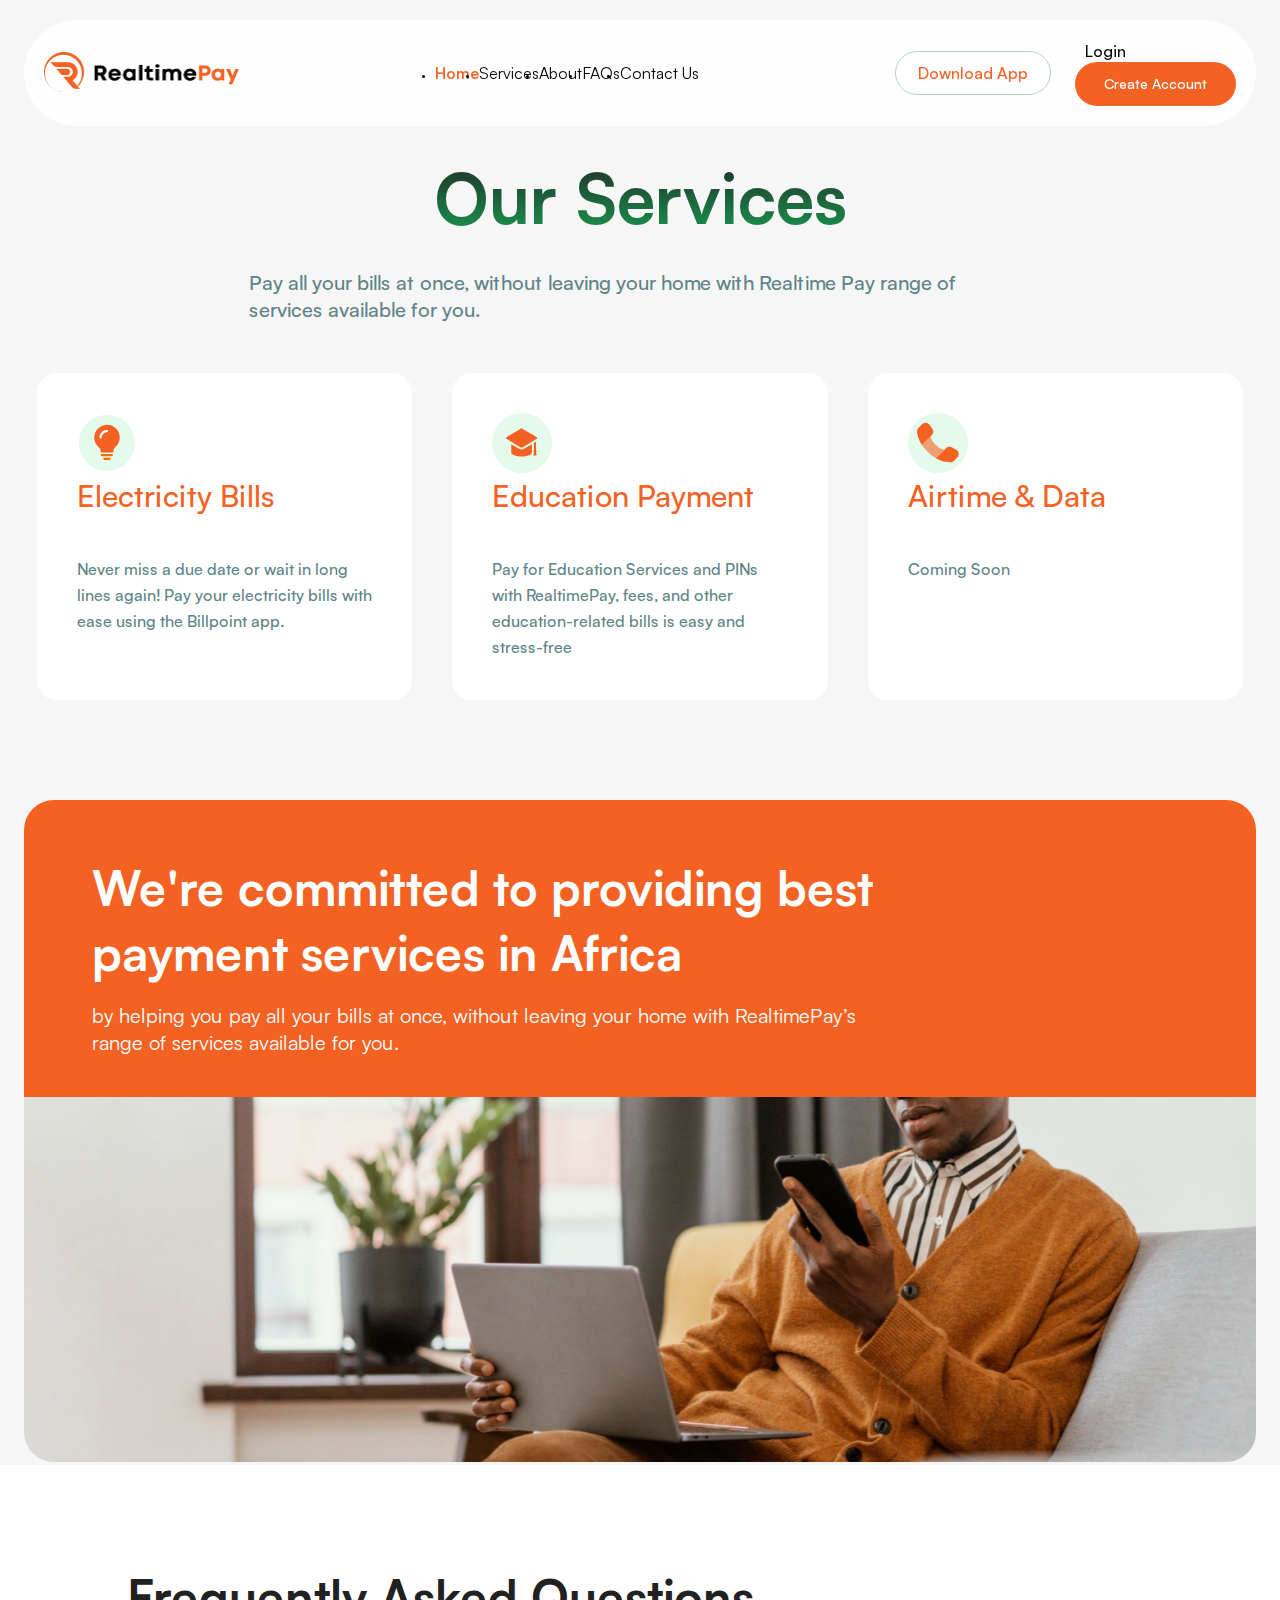
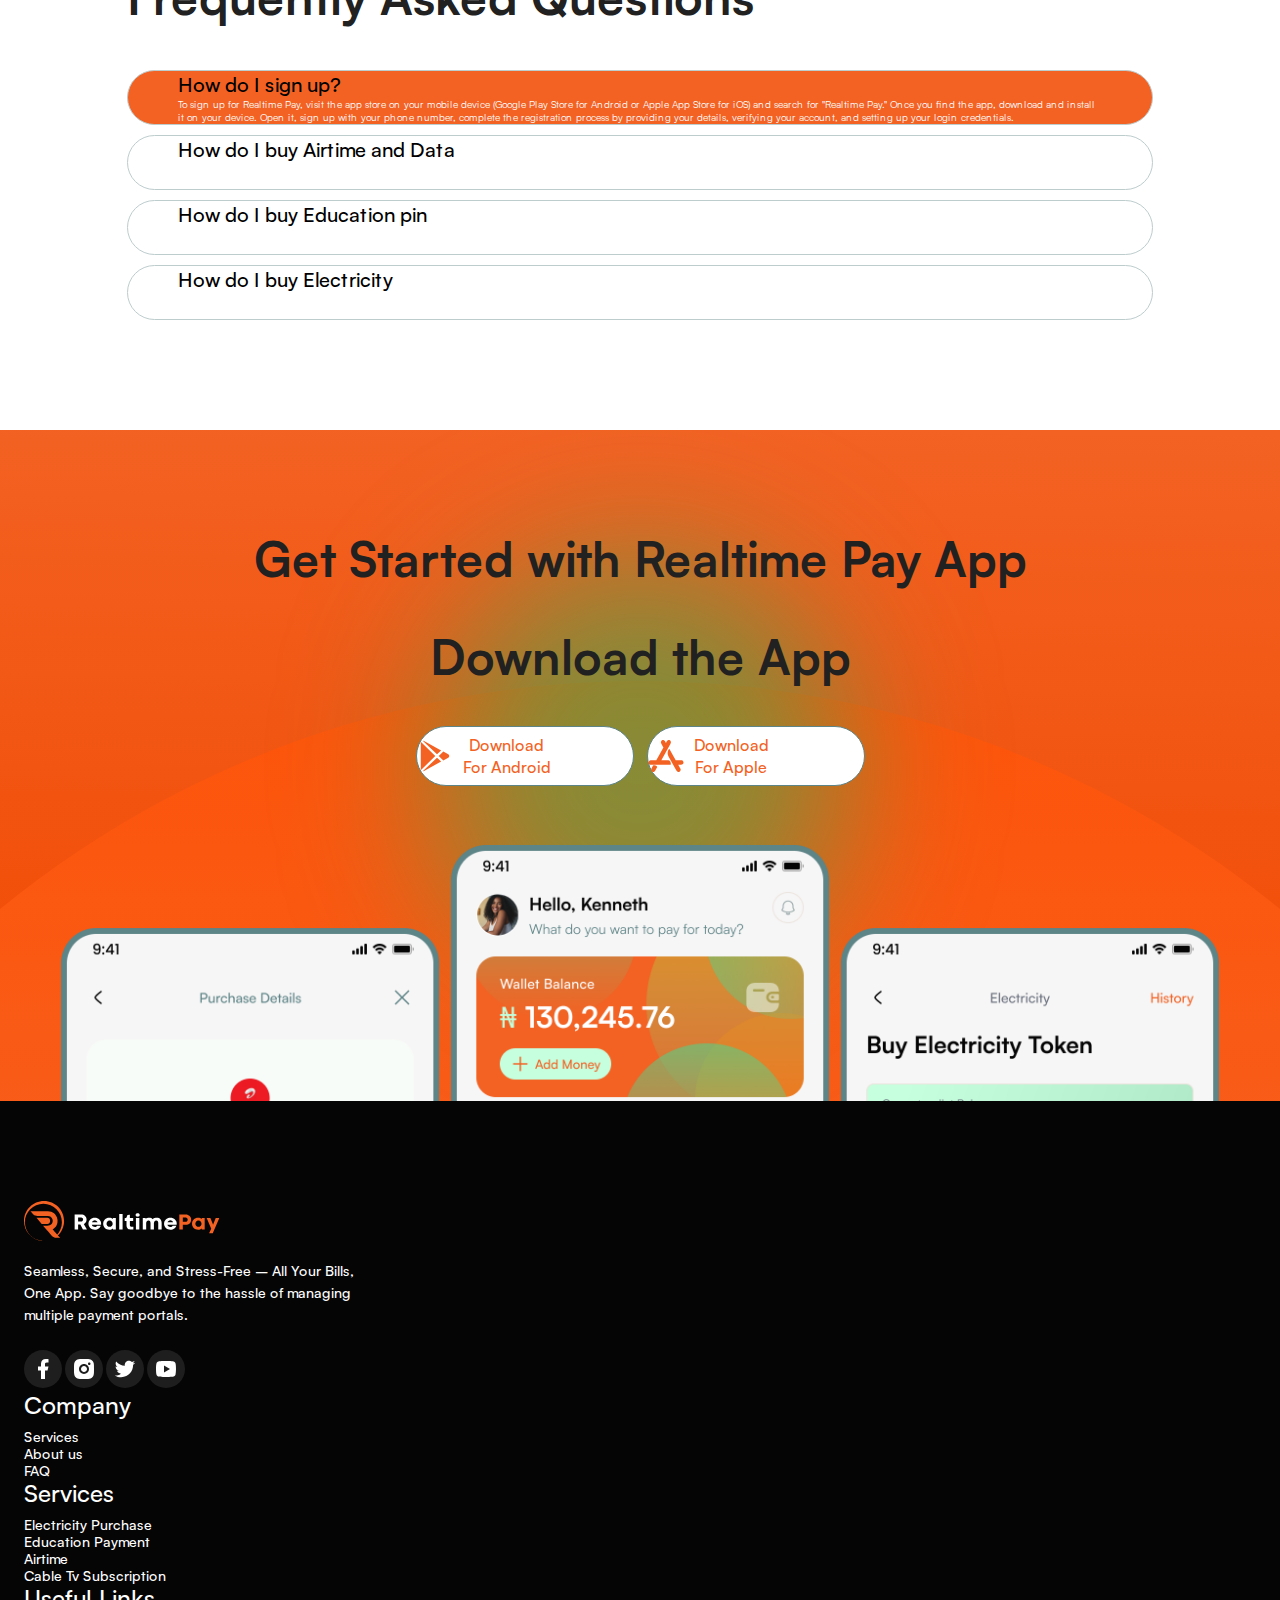
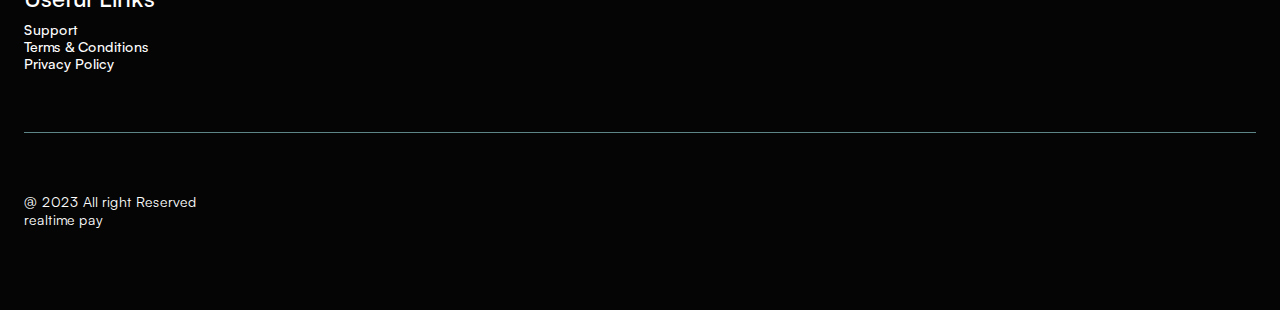
<file: service.html>
<!DOCTYPE html>
<html lang="en">

<head>
  <meta charset="UTF-8" />
  <meta name="viewport" content="width=device-width, initial-scale=1.0" />
  <title>Document</title>

  <link href="https://cdn.jsdelivr.net/npm/bootstrap@5.3.2/dist/css/bootstrap.min.css" rel="stylesheet"
    integrity="sha384-T3c6CoIi6uLrA9TneNEoa7RxnatzjcDSCmG1MXxSR1GAsXEV/Dwwykc2MPK8M2HN" crossorigin="anonymous" />
  <link rel="stylesheet" href="css/main.css" />
  <link rel="stylesheet" href="css/main2.css" />
  <link rel="stylesheet" href="css/Services.css" />
  <link rel="stylesheet" href="css/variable.css" />
</head>

<body>
  <!-- Nav Section -->
  <div class=" nav_section v-application-wrap">
    <div class="max_container">
      <header class="navigation d-flex justify-content-between align-items-center py-3">
        <a href="/"><img class="img" src="png/Layer_x0020_1.png" alt="icon" /></a>
        <ul class="nav nav-pills">
          <li class="nav-item">
            <a href="/" class="home nav-link" aria-current="page">Home</a>
          </li>
          <li class="nav-item">
            <a href="/service.html" class="service nav-link">Services</a>
          </li>
          <li class="nav-item"><a href="/about.html" class="service nav-link">About</a></li>
          <li class="nav-item"><a href="/faq.html" class="service nav-link">FAQs</a></li>
          <li class="nav-item">
            <a href="/contact-us.html" class="service nav-link">Contact Us</a>
          </li>
        </ul>
        <div class="flex_container">
          <button type="button" class="download"
            style="padding: 10px 20px; font-size: 1.6rem; display: block; margin: 0 auto;">Download
            App</button>
          <div class="log d-flex justify-content-between ">
            <button type="button" class="login">Login</button>
            <button type="button" class="create_account"
              style="padding: 10px 20px; font-size: 14px; display: block; margin: 0 auto;">Create
              Account</button>
          </div>
        </div>
      </header>
    </div>
  </div>

  <div class="max_container">
    <div class="service_header d-flex flex-column align-items-center">
      <div class="">
        <h1 class="txt_1">Our Services</h1>
        <p class="minii_text">
          Pay all your bills at once, without leaving your home with Realtime Pay range of services available
          for you.
        </p>
      </div>

      <div class="bottom_section text-left">
        <div class="use_cards d-flex flex-column">
          <svg data-v-27975174="" data-v-76f30e4a="" xmlns="http://www.w3.org/2000/svg" width="60" height="60"
            viewBox="0 0 60 60" fill="none">
            <path data-v-27975174=""
              d="M1.875 29.875C1.875 33.552 2.59924 37.193 4.00637 40.5901C5.4135 43.9873 7.47597 47.0739 10.076 49.674C12.6761 52.274 15.7627 54.3365 19.1599 55.7436C22.557 57.1508 26.198 57.875 29.875 57.875C33.552 57.875 37.193 57.1508 40.5901 55.7436C43.9873 54.3365 47.0739 52.274 49.674 49.674C52.274 47.0739 54.3365 43.9873 55.7436 40.5901C57.1508 37.193 57.875 33.552 57.875 29.875C57.875 26.198 57.1508 22.557 55.7436 19.1599C54.3365 15.7627 52.274 12.6761 49.674 10.076C47.0739 7.47597 43.9873 5.41351 40.5901 4.00637C37.193 2.59924 33.552 1.875 29.875 1.875C26.198 1.875 22.557 2.59924 19.1599 4.00637C15.7627 5.41351 12.6761 7.47597 10.076 10.076C7.47597 12.6761 5.4135 15.7627 4.00637 19.1599C2.59924 22.557 1.875 26.198 1.875 29.875Z"
              fill="#E4FAED"></path>
            <path data-v-27975174=""
              d="M30 11.625H29.625C22.875 12 17.25 17.625 17.25 24.375C17.25 27.75 18.375 30.75 20.625 33L21.375 33.75C22.875 35.625 23.625 36 23.625 38.25V39.375H36.375V38.25C36.375 36 37.125 35.25 38.625 33.75L39.75 32.625C41.625 30.375 42.75 27.375 42.75 24.375C42.75 17.25 37.125 11.625 30 11.625Z"
              fill="#F36223"></path>
            <path data-v-27975174=""
              d="M26.25 45.75C26.25 46.5 27 46.875 27.375 46.875H32.625C33.375 46.875 33.75 46.5 33.75 45.75C33.75 45 33 44.625 32.625 44.625H27.375C26.625 44.625 26.25 45 26.25 45.75Z"
              fill="#F66B03"></path>
            <path data-v-27975174=""
              d="M30 16.875C25.875 16.875 22.5 20.25 22.5 24.375C22.5 25.125 23.25 25.5 23.625 25.5C24 25.5 24.75 24.75 24.75 24.375C24.75 21.75 27 19.125 30 19.125C30.75 19.125 31.125 18.375 31.125 18C31.125 17.625 30.75 16.875 30 16.875Z"
              fill="white"></path>
            <path data-v-27975174=""
              d="M23.625 42C23.625 42.75 24.375 43.125 24.75 43.125H34.875C35.625 43.125 36 42.75 36 42C36 41.25 35.25 40.875 34.875 40.875H24.75C24.375 40.875 23.625 41.25 23.625 42Z"
              fill="#F66B03"></path>
          </svg>
          <h4 class="txt_2">Electricity Bills</h4>
          <p class="mini_txt">Never miss a due date or wait in long lines again! Pay your electricity bills
            with ease using the Billpoint app.</p>
        </div>
        <div class="use_cards d-flex flex-column aos-init aos-animate">
          <svg data-v-85862910="" data-v-76f30e4a="" xmlns="http://www.w3.org/2000/svg" width="60" height="60"
            viewBox="0 0 60 60" fill="none">
            <path data-v-85862910=""
              d="M0 30C-5.87054e-08 33.9397 0.775973 37.8407 2.28361 41.4805C3.79125 45.1203 6.00104 48.4274 8.7868 51.2132C11.5726 53.999 14.8797 56.2087 18.5195 57.7164C22.1593 59.224 26.0603 60 30 60C33.9397 60 37.8407 59.224 41.4805 57.7164C45.1203 56.2087 48.4274 53.999 51.2132 51.2132C53.999 48.4274 56.2087 45.1203 57.7164 41.4805C59.224 37.8407 60 33.9397 60 30C60 26.0603 59.224 22.1593 57.7164 18.5195C56.2087 14.8797 53.999 11.5726 51.2132 8.7868C48.4274 6.00104 45.1203 3.79126 41.4805 2.28361C37.8407 0.775973 33.9397 0 30 0C26.0603 0 22.1593 0.775973 18.5195 2.28361C14.8797 3.79126 11.5726 6.00104 8.7868 8.7868C6.00104 11.5726 3.79125 14.8797 2.28361 18.5195C0.775973 22.1593 -5.87054e-08 26.0603 0 30Z"
              fill="#E4FAED"></path>
            <path data-v-85862910=""
              d="M43.806 42.6202C44.056 42.6202 44.2926 42.5122 44.4501 42.3258C44.6076 42.1395 44.669 41.8951 44.6173 41.6605L44.0951 39.2904C44.3925 39.0145 44.5794 38.6293 44.5794 38.2009C44.5794 37.75 44.37 37.3501 44.045 37.0722V28.8417L41.9517 30.0841V37.0722C41.6266 37.3501 41.4172 37.75 41.4172 38.2009C41.4172 38.6293 41.6042 39.0146 41.9016 39.2904L41.3793 41.6605C41.3276 41.8951 41.3891 42.1395 41.5465 42.3258C41.704 42.5121 41.9406 42.6202 42.1907 42.6202H43.806ZM44.5155 24.039L30.8971 15.954C30.4983 15.7184 30.0487 15.6001 29.5991 15.6001C29.1494 15.6001 28.6995 15.7183 28.3031 15.954L14.6845 24.039C14.3209 24.2548 14.1 24.6359 14.1 25.0461C14.1 25.4564 14.3209 25.8377 14.6845 26.0538L28.303 34.1389C28.6995 34.3747 29.1494 34.4928 29.599 34.4928C30.0486 34.4928 30.4983 34.3746 30.897 34.1389L44.5155 26.0538C44.8791 25.8378 45.1 25.4564 45.1 25.0461C45.1 24.6359 44.8792 24.2546 44.5155 24.039ZM29.599 36.5003C28.7507 36.5003 27.9227 36.2743 27.201 35.8459L19.2573 31.1295V39.2508C19.2573 41.6544 23.8896 43.6001 29.599 43.6001C35.3104 43.6001 39.9424 41.6543 39.9424 39.2508V31.1295L31.9989 35.8459C31.2772 36.2743 30.4473 36.5003 29.599 36.5003Z"
              fill="#F36223"></path>
          </svg>
          <h4 class="txt_2">Education Payment</h4>
          <p class="mini_txt">Pay for Education Services and PINs with RealtimePay, fees, and other
            education-related bills is easy and stress-free</p>
        </div>
        <div class="use_cards d-flex flex-column aos-init aos-animate">
          <svg data-v-03fb8c24="" data-v-76f30e4a="" xmlns="http://www.w3.org/2000/svg" width="60" height="60"
            viewBox="0 0 60 60" fill="none">
            <path data-v-03fb8c24=""
              d="M0 30C-5.87054e-08 33.9397 0.775973 37.8407 2.28361 41.4805C3.79125 45.1203 6.00104 48.4274 8.7868 51.2132C11.5726 53.999 14.8797 56.2087 18.5195 57.7164C22.1593 59.224 26.0603 60 30 60C33.9397 60 37.8407 59.224 41.4805 57.7164C45.1203 56.2087 48.4274 53.999 51.2132 51.2132C53.999 48.4274 56.2087 45.1203 57.7164 41.4805C59.224 37.8407 60 33.9397 60 30C60 26.0603 59.224 22.1593 57.7164 18.5195C56.2087 14.8797 53.999 11.5726 51.2132 8.7868C48.4274 6.00104 45.1203 3.79126 41.4805 2.28361C37.8407 0.775973 33.9397 0 30 0C26.0603 0 22.1593 0.775973 18.5195 2.28361C14.8797 3.79126 11.5726 6.00104 8.7868 8.7868C6.00104 11.5726 3.79125 14.8797 2.28361 18.5195C0.775973 22.1593 -5.87054e-08 26.0603 0 30Z"
              fill="#E4FAED"></path>
            <g data-v-03fb8c24="" clip-path="url(#clip0_313_6979)">
              <path data-v-03fb8c24="" fill-rule="evenodd" clip-rule="evenodd"
                d="M37.1162 36.1628L38.1745 35.1108C39.6372 33.6562 41.9172 33.3575 43.7888 34.3748L48.2273 36.7877C51.0777 38.3371 51.7059 42.1346 49.4781 44.3498L46.1778 47.6312C45.3386 48.4657 44.2973 49.0755 43.0999 49.1871C40.3302 49.4454 34.6318 49.306 27.9086 45.3704L37.1162 36.1628ZM23.3859 22.5105L24.0522 21.8479C25.6938 20.2157 25.8486 17.5953 24.4163 15.6823L21.4868 11.769C19.7143 9.40128 16.2891 9.08851 14.2574 11.1086L10.6108 14.7345C9.60343 15.7362 8.92835 17.0347 9.01022 18.4751C9.16058 21.1209 10.0625 25.9543 14.0025 31.8938L23.3859 22.5105Z"
                fill="#F36223"></path>
              <path data-v-03fb8c24="" opacity="0.6"
                d="M27.7348 31.8375C20.8911 25.0326 23.3692 22.5261 23.3848 22.5105L14.0014 31.894C15.5491 34.227 17.5656 36.731 20.1896 39.3399C22.8374 41.9726 25.4413 43.9269 27.9074 45.3706L37.1151 36.1629C37.1151 36.1629 34.5999 38.6637 27.7348 31.8375Z"
                fill="#F36223"></path>
            </g>
            <defs data-v-03fb8c24="">
              <clipPath data-v-03fb8c24="" id="clip0_313_6979">
                <rect data-v-03fb8c24="" width="41.8182" height="41.8182" fill="white"
                  transform="translate(9.00351 9.77319)"></rect>
              </clipPath>
            </defs>
          </svg>
          <h4 class="txt_2">Airtime &amp; Data</h4>
          <p class="mini_txt">Coming Soon</p>
        </div>
      </div>
    </div>
  </div>

  <div class=" max_container text-left d-flex flex-column justify-content-center align-items-center ">
    <div class="top">
      <h4>We're committed to providing best payment services in Africa</h4>
      <p>
        by helping you pay all your bills at once, without leaving your home
        with RealtimePay’s range of services available for you.</p>
    </div>
    <div class="service_img">
      <img id="service_img" src="./png/Rectangle 5287.png" alt="guy sitting with phone">
    </div>
  </div>

  <!-- FAQ -->
  <section class="faq_section">
      <div class="faq_header d-flex flex-column align-items-center">
        <h3 class="">Frequently Asked Questions</h3>
        <div class="accordion" id="accordionExample">
          <div class="accordion-item">
            <h2 class="accordion-header" id="headingOne">
              <button class="accordion-button" type="button" data-bs-toggle="collapse" data-bs-target="#collapseOne"
                aria-expanded="true" aria-controls="collapseOne">
                How do I sign up?
              </button>
            </h2>
            <div id="collapseOne" class="accordion-collapse collapse show" aria-labelledby="headingOne"
              data-bs-parent="#accordionExample">
              <div class="accordion-body">
                To sign up for Realtime Pay, visit the app store on your mobile device (Google Play Store
                for
                Android or
                Apple App Store for iOS) and search for "Realtime Pay." Once you find the app, download and
                install it on
                your device.
                Open it, sign up with your phone number, complete the registration process by providing your
                details,
                verifying your account, and setting up your login credentials.
              </div>
            </div>
          </div>
          <div class="accordion-item">
            <h2>
              <button class="accordion-button collapsed" type="button" data-bs-toggle="collapse"
                data-bs-target="#collapseTwo" aria-expanded="false" aria-controls="collapseTwo">
                How do I buy Airtime and Data
              </button>
            </h2>
            <div id="collapseTwo" class="accordion-collapse collapse" aria-labelledby="headingTwo"
              data-bs-parent="#accordionExample">
              <div class="accordion-body">
                To purchase data and airtime on Realtime Pay, log in to the app, select the "Buy Data" or
                "Buy
                Airtime"
                option, choose your desired plan or amount, enter payment details, and confirm the
                transaction
                to add data
                and airtime to your account.
              </div>
            </div>
          </div>
          <div class="accordion-item">
            <h2 class="accordion-header" id="headingThree">
              <button class="accordion-button collapsed" type="button" data-bs-toggle="collapse"
                data-bs-target="#collapseThree" aria-expanded="false" aria-controls="collapseThree">
                How do I buy Education pin
              </button>
            </h2>
            <div id="collapseThree" class="accordion-collapse collapse" aria-labelledby="headingThree"
              data-bs-parent="#accordionExample">
              <div class="accordion-body">
                To buy an education PIN on Realtime Pay, log in to the app, select the "Buy Education PIN"
                option, choose
                the type of exam or educational service needed, provide the necessary details, proceed to
                payment, and
                confirm the purchase.
              </div>
            </div>
          </div>
          <div class="accordion-item">
            <h2 class="accordion-header" id="headingFour">
              <button class="accordion-button collapsed" type="button" data-bs-toggle="collapse"
                data-bs-target="#collapseFour" aria-expanded="false" aria-controls="collapseFour">
                How do I buy Electricity
              </button>
            </h2>
            <div id="collapseFour" class="accordion-collapse collapse" aria-labelledby="headingFour"
              data-bs-parent="#accordionExample">
              <div class="accordion-body">
                To buy electricity on Realtime Pay, log in to the app, select the "Buy Electricity" option,
                enter your
                meter number and the amount of electricity you wish to purchase, proceed to payment, and
                confirm
                the
                transaction to top up your electricity meter.
              </div>
            </div>
          </div>
        </div>
      </div>
  </section>

  <!-- Mobile -->
  <section class="mobile">
    <div style="z-index: 2; position: relative;" class="max_container text-center position-relative">
      <h3 class="mobile_txt_1">Get Started with Realtime Pay App</h3>
      <h3 class="mobile_txt_2">Download the App</h3>
      <div class="d-flex-align-items-center justify-content-center gap-4">
        <div class=" d-grid gap-2 d-sm-flex justify-content-sm-center gap-4 ">
          <button type="button" class="mobile_button d-flex justify-content-center align-items-center">
            <span class="v-btn_content">
              <div class="btn_contents d-flex align-center justify-center h-100">
                <img class="store" src="svg/play store.svg" width="36" height="36" alt="andriod-download">
                <p class="mobile_txt">
                  <span>Download
                    <span class="download_android"><br />For Android</span>
                  </span>
                </p>
              </div>
            </span>
          </button>
          <button type="button" class="mobile_button d-flex justify-content-center align-items-center">
            <span class="v-btn_content">
              <div class="btn_contents d-flex align-center justify-center h-100">
                <img class="store" src="svg/apple.svg" alt="apple-download">
                <p class="mobile_txt"><span>Download <br class="min_t" />For Apple</span></p>
              </div>
            </span>
          </button>
        </div>
      </div>
      <img class="mobile_img_2" src="png/Frame 1000002180.png" alt="">
    </div>
  </section>

  <!-- Footer Section -->
  <section class="footer_section">
    <div class="max_container">
      <div class="top-side d-flex justify-content-between gap-3">
        <div>
          <div class="logo_socials">
            <a href="/" aria-current="page" class="d-inline-block logo nuxt-link-exact-active nuxt-link-active"
              data-v-b38ea3da=""><svg xmlns="http://www.w3.org/2000/svg" width="196" height="40" viewBox="0 0 196 40"
                fill="none" data-v-4160e5ae="" data-v-b38ea3da="">
                <g clip-path="url(#clip0_313_7898)" data-v-4160e5ae="">
                  <path
                    d="M56.3309 23.5447H54.1146V28.4041H50.6329V13.4889H57.1731C57.9557 13.4889 58.6781 13.6125 59.3333 13.8559C59.9923 14.1031 60.5612 14.4436 61.0406 14.8892C61.5196 15.331 61.8942 15.8587 62.1599 16.4764C62.4258 17.094 62.5602 17.7791 62.5602 18.5356C62.5602 19.0596 62.493 19.5577 62.3618 20.0218C62.2309 20.4859 62.0436 20.9054 61.8041 21.2873C61.5607 21.6692 61.2686 22.0024 60.9243 22.298C60.5835 22.5901 60.1981 22.8334 59.7751 23.0319L62.9237 28.4041H58.9291L56.3309 23.5447ZM57.031 20.5684C57.3155 20.5684 57.5849 20.5197 57.8321 20.4187C58.0828 20.3212 58.3 20.183 58.4835 20.0069C58.6708 19.831 58.8167 19.6214 58.9253 19.3705C59.0301 19.1233 59.0826 18.8465 59.0826 18.5394C59.0826 18.2397 59.0301 17.9629 58.9253 17.7119C58.8167 17.4574 58.6708 17.2402 58.4835 17.0567C58.3 16.8732 58.0831 16.7309 57.8321 16.6299C57.5849 16.5289 57.3155 16.4764 57.031 16.4764H54.1146V20.5684H57.031ZM64.4586 22.721C64.4586 21.89 64.6122 21.1035 64.9192 20.37C65.2263 19.6361 65.6607 18.9924 66.2223 18.4458C66.78 17.8954 67.4464 17.4651 68.2178 17.1468C68.989 16.8286 69.8426 16.6678 70.7784 16.6678C71.7219 16.6678 72.5829 16.8286 73.3616 17.1468C74.1404 17.4651 74.8068 17.8957 75.3683 18.4458C75.9261 18.9924 76.364 19.6364 76.6749 20.37C76.9858 21.1038 77.139 21.89 77.139 22.721C77.139 22.9567 77.1314 23.1402 77.1129 23.2714C77.0941 23.4023 77.0753 23.5335 77.053 23.6644H67.8283C67.9219 24.0237 68.0716 24.3458 68.2701 24.6302C68.4723 24.9146 68.708 25.158 68.9737 25.3603C69.2397 25.5625 69.5279 25.716 69.8385 25.8243C70.149 25.9365 70.4711 25.989 70.8004 25.989C71.332 25.989 71.7961 25.8769 72.193 25.652C72.5861 25.4236 72.8855 25.1354 73.0915 24.7834H76.7568C76.5883 25.2813 76.33 25.768 75.9856 26.2473C75.6448 26.7264 75.2183 27.1532 74.7163 27.5278C74.2108 27.8986 73.627 28.198 72.9645 28.4264C72.3054 28.6509 71.5754 28.7672 70.7781 28.7672C69.8496 28.7672 68.996 28.606 68.221 28.2881C67.4461 27.9699 66.7797 27.5393 66.2255 26.9889C65.6716 26.4423 65.2371 25.7985 64.9265 25.0647C64.6157 24.3308 64.4586 23.5485 64.4586 22.7213V22.721ZM70.8007 19.3552C70.0895 19.3552 69.4903 19.5348 68.9998 19.8944C68.5093 20.2502 68.1576 20.7219 67.9366 21.3058H73.5298C73.3202 20.7293 72.9832 20.2614 72.5227 19.8982C72.0621 19.5351 71.4856 19.3555 70.8004 19.3555L70.8007 19.3552ZM79.1795 22.7133C79.1795 21.8823 79.3215 21.0959 79.6063 20.3623C79.8907 19.6246 80.2987 18.9844 80.8265 18.4343C81.3508 17.8839 81.991 17.4533 82.7434 17.1351C83.4957 16.8169 84.3421 16.656 85.2779 16.656C86.0302 16.656 86.708 16.7796 87.3069 17.0229C87.9057 17.2701 88.415 17.5584 88.8304 17.8954L88.9727 17.0194H91.8592V28.4044H88.9727L88.8192 27.5358C88.3962 27.8728 87.8869 28.161 87.2916 28.4006C86.6928 28.6439 86.0226 28.7637 85.2776 28.7637C84.3491 28.7637 83.5069 28.6025 82.7542 28.2846C82.0016 27.9664 81.3616 27.5358 80.83 26.9892C80.2984 26.4464 79.8904 25.8062 79.606 25.0685C79.3215 24.3346 79.1791 23.5485 79.1791 22.7137L79.1795 22.7133ZM82.5711 22.7057C82.5711 23.1813 82.6498 23.6116 82.8106 24.0011C82.9718 24.3869 83.1925 24.72 83.4658 24.9968C83.7391 25.2774 84.0611 25.4912 84.4319 25.6409C84.7988 25.7906 85.1919 25.8654 85.6111 25.8654C86.0267 25.8654 86.4198 25.7906 86.7867 25.6409C87.1572 25.4912 87.4792 25.2778 87.7525 25.0045C88.0258 24.7312 88.243 24.398 88.4 24.0049C88.5574 23.6119 88.6361 23.1813 88.6361 22.7057C88.6361 22.2378 88.5574 21.811 88.3965 21.4252C88.2354 21.0395 88.0184 20.7102 87.7413 20.4369C87.468 20.1636 87.146 19.9502 86.7791 19.8005C86.4086 19.6508 86.0153 19.5756 85.5999 19.5756C85.1731 19.5756 84.7762 19.6504 84.4096 19.8005C84.0388 19.9502 83.7206 20.1636 83.4473 20.4369C83.1779 20.7102 82.9645 21.0395 82.8071 21.4252C82.6498 21.811 82.5711 22.2375 82.5711 22.7057ZM95.2139 12.9494H98.602V28.4037H95.2139V12.9494ZM103.439 13.8928L105.876 13.8705V17.0376H109.178V19.9352H105.876V23.9263C105.876 24.2782 105.917 24.5703 106 24.7987C106.086 25.0309 106.198 25.2141 106.34 25.3491C106.483 25.4838 106.655 25.5775 106.849 25.6262C107.048 25.6788 107.261 25.7049 107.486 25.7049H109.384L109.362 28.4789H107.157C106.524 28.4789 105.921 28.4228 105.356 28.3104C104.787 28.198 104.293 27.9772 103.87 27.6514C103.443 27.3259 103.11 26.8691 102.866 26.2811C102.619 25.6934 102.496 24.9185 102.496 23.96V19.9355H100.687V17.3485L102.409 16.6895L103.439 13.8928ZM111.918 17.0303H115.329V28.4037H111.918V17.0303ZM111.623 13.9715C111.623 13.7282 111.667 13.4998 111.765 13.279C111.859 13.058 111.997 12.8672 112.177 12.7025C112.353 12.5378 112.57 12.4069 112.817 12.3133C113.064 12.2196 113.345 12.1709 113.652 12.1709C113.959 12.1709 114.236 12.2196 114.483 12.3133C114.734 12.4069 114.947 12.5378 115.127 12.7025C115.307 12.8672 115.441 13.0583 115.539 13.279C115.632 13.4998 115.681 13.7282 115.681 13.9715C115.681 14.2187 115.632 14.4506 115.539 14.6678C115.441 14.8812 115.307 15.0682 115.127 15.2293C114.947 15.3902 114.73 15.5214 114.479 15.6151C114.229 15.7087 113.948 15.7571 113.641 15.7571C113.341 15.7571 113.064 15.7084 112.817 15.6151C112.57 15.5214 112.356 15.3902 112.181 15.2258C112.005 15.0612 111.87 14.8701 111.769 14.6566C111.671 14.4397 111.623 14.211 111.623 13.9715ZM137.649 28.4037H134.25V22.3426C134.25 21.3918 134.093 20.6917 133.778 20.2461C133.464 19.8008 132.996 19.5759 132.375 19.5759C132.008 19.5759 131.674 19.6396 131.375 19.7632C131.076 19.8868 130.821 20.0664 130.608 20.3024C130.394 20.5347 130.23 20.8191 130.11 21.1523C129.986 21.4854 129.923 21.8597 129.915 22.2754V28.4041H126.505V22.3429C126.505 21.3921 126.347 20.692 126.033 20.2464C125.719 19.8011 125.251 19.5762 124.629 19.5762C124.259 19.5762 123.918 19.6399 123.615 19.7673C123.312 19.8982 123.053 20.0855 122.836 20.3327C122.623 20.5834 122.458 20.8831 122.346 21.2386C122.23 21.5944 122.173 21.9948 122.173 22.4404V28.4041H118.785V17.0191H121.515L121.713 17.8091C122.136 17.4947 122.641 17.2214 123.222 16.9968C123.802 16.7684 124.45 16.656 125.157 16.656C125.91 16.656 126.584 16.7869 127.175 17.0452C127.766 17.3036 128.272 17.6705 128.687 18.1461C128.916 17.9514 129.17 17.7603 129.455 17.5769C129.743 17.3934 130.053 17.2364 130.394 17.1013C130.735 16.9666 131.102 16.8579 131.502 16.7755C131.899 16.6971 132.326 16.6557 132.779 16.6557C133.569 16.6557 134.269 16.7831 134.876 17.0414C135.482 17.2959 135.991 17.6667 136.403 18.1496C136.819 18.6324 137.129 19.2201 137.336 19.9129C137.545 20.6019 137.65 21.3841 137.65 22.2566V28.4037H137.649ZM140.06 22.7207C140.06 21.8896 140.214 21.1032 140.521 20.3697C140.828 19.6358 141.262 18.992 141.824 18.4455C142.382 17.8951 143.048 17.4647 143.819 17.1465C144.59 16.8283 145.444 16.6675 146.38 16.6675C147.323 16.6675 148.184 16.8283 148.963 17.1465C149.742 17.4647 150.408 17.8954 150.97 18.4455C151.528 18.992 151.966 19.6361 152.276 20.3697C152.587 21.1035 152.741 21.8896 152.741 22.7207C152.741 22.9564 152.733 23.1398 152.714 23.2711C152.696 23.402 152.677 23.5332 152.655 23.6641H143.43C143.523 24.0234 143.673 24.3454 143.872 24.6299C144.074 24.9143 144.31 25.1577 144.575 25.3599C144.841 25.5622 145.129 25.7157 145.44 25.824C145.751 25.9361 146.073 25.9887 146.402 25.9887C146.934 25.9887 147.398 25.8766 147.795 25.6517C148.188 25.4233 148.487 25.1351 148.693 24.7831H152.358C152.19 25.2809 151.931 25.7676 151.587 26.247C151.246 26.7261 150.82 27.1529 150.318 27.5275C149.812 27.8982 149.229 28.1977 148.566 28.426C147.907 28.6506 147.177 28.7669 146.38 28.7669C145.451 28.7669 144.598 28.6057 143.823 28.2878C143.048 27.9696 142.381 27.5389 141.827 26.9885C141.273 26.442 140.839 25.7982 140.528 25.0644C140.217 24.3305 140.06 23.5482 140.06 22.721V22.7207ZM146.402 19.3548C145.691 19.3548 145.092 19.5345 144.601 19.8941C144.111 20.2499 143.759 20.7216 143.538 21.3055H149.131C148.922 20.7289 148.585 20.261 148.124 19.8979C147.664 19.5348 147.087 19.3552 146.402 19.3552L146.402 19.3548Z"
                    fill="var(--text_dark)" class="fill filler" data-v-4160e5ae=""></path>
                  <path
                    d="M158.801 23.8214V28.4036H155.32V13.4885H161.763C162.545 13.4885 163.264 13.6194 163.923 13.8778C164.582 14.1361 165.151 14.4954 165.63 14.956C166.109 15.4165 166.48 15.9631 166.749 16.5957C167.015 17.2286 167.146 17.9173 167.146 18.6699C167.146 19.4299 167.015 20.1262 166.753 20.7588C166.491 21.3914 166.124 21.9345 165.652 22.3874C165.181 22.8403 164.615 23.1923 163.96 23.443C163.309 23.694 162.594 23.8211 161.819 23.8211H158.801V23.8214ZM161.62 20.8336C161.905 20.8336 162.171 20.7776 162.421 20.6651C162.669 20.5527 162.885 20.3992 163.073 20.2046C163.26 20.0135 163.406 19.7851 163.511 19.5232C163.619 19.2614 163.672 18.9767 163.672 18.6696C163.672 18.3737 163.619 18.0893 163.511 17.8236C163.406 17.5576 163.26 17.3258 163.073 17.1273C162.885 16.9251 162.669 16.768 162.421 16.6518C162.17 16.5358 161.905 16.4759 161.62 16.4759H158.801V20.8336H161.62ZM168.018 22.7129C168.018 21.8819 168.161 21.0955 168.445 20.3619C168.73 19.6242 169.138 18.984 169.666 18.4339C170.19 17.8835 170.83 17.4529 171.582 17.1346C172.335 16.8164 173.181 16.6556 174.117 16.6556C174.869 16.6556 175.547 16.7792 176.146 17.0225C176.745 17.2697 177.254 17.558 177.669 17.895L177.812 17.019H180.698V28.404H177.812L177.658 27.5353C177.235 27.8723 176.726 28.1606 176.131 28.4001C175.532 28.6435 174.862 28.7633 174.117 28.7633C173.188 28.7633 172.346 28.6021 171.593 28.2842C170.841 27.966 170.201 27.5353 169.669 26.9888C169.137 26.446 168.729 25.8058 168.445 25.0681C168.161 24.3342 168.018 23.5481 168.018 22.7132L168.018 22.7129ZM171.41 22.7053C171.41 23.1808 171.489 23.6112 171.65 24.0007C171.811 24.3864 172.032 24.7196 172.305 24.9964C172.578 25.277 172.9 25.4908 173.271 25.6405C173.638 25.7902 174.031 25.865 174.45 25.865C174.866 25.865 175.259 25.7902 175.626 25.6405C175.996 25.4908 176.318 25.2773 176.591 25.0041C176.865 24.7308 177.082 24.3976 177.239 24.0045C177.396 23.6115 177.475 23.1808 177.475 22.7053C177.475 22.2374 177.396 21.8106 177.236 21.4248C177.074 21.0391 176.857 20.7097 176.58 20.4364C176.307 20.1632 175.985 19.9497 175.618 19.8C175.248 19.6503 174.854 19.5752 174.439 19.5752C174.012 19.5752 173.615 19.65 173.249 19.8C172.878 19.9497 172.56 20.1632 172.286 20.4364C172.017 20.7097 171.803 21.0391 171.646 21.4248C171.489 21.8106 171.41 22.2371 171.41 22.7053ZM195.359 17.0372L188.736 32.3043H185.071L187.223 27.6994L182.637 17.0372H186.377L188.834 23.091L189.021 23.7949L191.72 17.0375H195.358L195.359 17.0372Z"
                    fill="var(--primary_color)" class="fill" data-v-4160e5ae=""></path>
                  <path fill-rule="evenodd" clip-rule="evenodd"
                    d="M20.0446 7.43814e-05C31.1148 7.43814e-05 40.0892 8.97443 40.0892 20.0447C40.0892 25.9775 37.5111 31.3073 33.4146 34.9773L32.6883 34.2307C35.9115 30.9021 37.8955 26.3673 37.8955 21.3681C37.8955 11.1541 29.6155 2.87378 19.4018 2.87378C9.18777 2.87378 0.907469 11.1538 0.907469 21.3681C0.907469 31.1624 8.52174 39.177 18.1535 39.8192V39.9994C7.97038 39.0464 0 30.4769 0 20.0443C0 8.9738 8.97436 -0.000244141 20.0446 -0.000244141V7.43814e-05Z"
                    fill="var(--primary_color)" class="fill filler" data-v-4160e5ae=""></path>
                  <path fill-rule="evenodd" clip-rule="evenodd"
                    d="M13.5789 15.0283H23.9487C27.2521 15.0283 29.8111 18.4221 28.3434 21.8711C27.8254 23.0878 26.5749 24.2434 25.0279 24.5992C24.1666 24.7973 23.0425 24.7247 22.1325 24.7247C21.1174 24.7247 20.1022 24.7273 19.0874 24.7247C19.1365 24.8566 19.39 25.0888 19.4986 25.2286C19.5722 25.3232 19.6324 25.3656 19.7006 25.4551L21.4907 27.5303C21.8936 27.9902 22.911 29.2003 23.2903 29.5936L24.1322 30.5686C24.4373 30.8817 25.233 31.88 25.6006 32.2708L27.2871 34.2167C27.333 34.2718 27.3582 34.2864 27.4009 34.3339L27.7012 34.6945C27.9127 34.9706 28.5966 35.5478 28.9103 35.7647C30.6906 36.9951 32.165 36.8566 34.1867 36.8566C34.7141 36.8566 35.498 36.9028 35.9933 36.8489C35.9226 36.7333 35.8758 36.7155 35.791 36.6116L34.6466 35.2783C34.602 35.2248 34.5756 35.2092 34.5322 35.1624L31.4254 31.5647C31.3556 31.4783 31.2633 31.3748 31.1954 31.299C30.8775 30.9435 30.3313 30.2702 30.0424 29.9762L29.2486 29.0515C29.198 28.9935 29.1687 28.9783 29.1193 28.9171L28.6613 28.3737C28.689 28.3412 28.6683 28.3584 28.716 28.3224L29.2887 27.9679C29.5738 27.7797 30.2198 27.3025 30.4367 27.0678C30.7144 26.7671 31.1279 26.4349 31.4372 26.0201C31.9516 25.3305 32.2086 25.0356 32.6405 24.153C34.2567 20.8499 33.8694 16.783 31.5604 13.8924L31.0957 13.3337C31.0056 13.2235 30.9766 13.1926 30.8479 13.0859C30.7412 12.9974 30.6963 12.9063 30.5925 12.8133C30.4144 12.6546 30.236 12.5142 30.0385 12.3431C28.5119 11.0216 26.1497 10.1718 23.9815 10.1718C18.1752 10.1718 12.2599 10.2007 6.46472 10.1702C6.53066 10.3132 6.70361 10.4562 6.80044 10.5804L8.88676 12.9849C9.61013 13.6172 9.7834 13.9765 11.075 14.5291C11.8086 14.8429 12.6756 15.0279 13.5783 15.0279L13.5789 15.0283Z"
                    fill="var(--primary_color)" class="fill filler" data-v-4160e5ae=""></path>
                  <path fill-rule="evenodd" clip-rule="evenodd"
                    d="M12.502 16.8143H23.2893C24.846 16.8143 26.1191 18.0877 26.1191 19.644V20.2591C26.1191 21.8154 24.8456 23.0889 23.2893 23.0889H17.6897L12.502 16.814V16.8143Z"
                    fill="var(--primary_color)" class="fill filler" data-v-4160e5ae=""></path>
                </g>
                <defs data-v-4160e5ae="">
                  <clipPath id="clip0_313_7898" data-v-4160e5ae="">
                    <rect width="195.359" height="40" fill="white" class="fill" data-v-4160e5ae=""></rect>
                  </clipPath>
                </defs>
              </svg></a>
            <p class="logo_text">
              Seamless, Secure, and Stress-Free – All Your Bills, One App. Say
              goodbye to the hassle of managing multiple payment portals.
            </p>
          </div>
          <div class="socials d-flex align-items-center">
            <a target="a_blank" href="https://www.facebook.com/"> <svg width="38" height="38" viewBox="0 0 38 38"
                fill="none" xmlns="http://www.w3.org/2000/svg">
                <circle opacity="0.1" cx="19" cy="19" r="19" fill="white" />
                <g clip-path="url(#clip0_313_7144)">
                  <path
                    d="M21 20.5H23.5L24.5 16.5H21V14.5C21 13.47 21 12.5 23 12.5H24.5V9.14C24.174 9.097 22.943 9 21.643 9C18.928 9 17 10.657 17 13.7V16.5H14V20.5H17V29H21V20.5Z"
                    fill="white" />
                </g>
                <defs>
                  <clipPath id="clip0_313_7144">
                    <rect width="24" height="24" fill="white" transform="translate(7 7)" />
                  </clipPath>
                </defs>
              </svg>
            </a>
            <a target="a_blank" href="https://www.instagram.com/">
              <svg width="38" height="38" viewBox="0 0 38 38" fill="none" xmlns="http://www.w3.org/2000/svg">
                <circle opacity="0.1" cx="19" cy="19" r="19" fill="white" />
                <g clip-path="url(#clip0_313_7139)">
                  <path
                    d="M19 9C21.717 9 22.056 9.01 23.122 9.06C24.187 9.11 24.912 9.277 25.55 9.525C26.21 9.779 26.766 10.123 27.322 10.678C27.8305 11.1779 28.224 11.7826 28.475 12.45C28.722 13.087 28.89 13.813 28.94 14.878C28.987 15.944 29 16.283 29 19C29 21.717 28.99 22.056 28.94 23.122C28.89 24.187 28.722 24.912 28.475 25.55C28.2247 26.2178 27.8311 26.8226 27.322 27.322C26.822 27.8303 26.2173 28.2238 25.55 28.475C24.913 28.722 24.187 28.89 23.122 28.94C22.056 28.987 21.717 29 19 29C16.283 29 15.944 28.99 14.878 28.94C13.813 28.89 13.088 28.722 12.45 28.475C11.7823 28.2245 11.1775 27.8309 10.678 27.322C10.1694 26.8222 9.77593 26.2175 9.525 25.55C9.277 24.913 9.11 24.187 9.06 23.122C9.013 22.056 9 21.717 9 19C9 16.283 9.01 15.944 9.06 14.878C9.11 13.812 9.277 13.088 9.525 12.45C9.77524 11.7822 10.1688 11.1773 10.678 10.678C11.1777 10.1692 11.7824 9.77573 12.45 9.525C13.088 9.277 13.812 9.11 14.878 9.06C15.944 9.013 16.283 9 19 9ZM19 14C17.6739 14 16.4021 14.5268 15.4645 15.4645C14.5268 16.4021 14 17.6739 14 19C14 20.3261 14.5268 21.5979 15.4645 22.5355C16.4021 23.4732 17.6739 24 19 24C20.3261 24 21.5979 23.4732 22.5355 22.5355C23.4732 21.5979 24 20.3261 24 19C24 17.6739 23.4732 16.4021 22.5355 15.4645C21.5979 14.5268 20.3261 14 19 14ZM25.5 13.75C25.5 13.4185 25.3683 13.1005 25.1339 12.8661C24.8995 12.6317 24.5815 12.5 24.25 12.5C23.9185 12.5 23.6005 12.6317 23.3661 12.8661C23.1317 13.1005 23 13.4185 23 13.75C23 14.0815 23.1317 14.3995 23.3661 14.6339C23.6005 14.8683 23.9185 15 24.25 15C24.5815 15 24.8995 14.8683 25.1339 14.6339C25.3683 14.3995 25.5 14.0815 25.5 13.75ZM19 16C19.7956 16 20.5587 16.3161 21.1213 16.8787C21.6839 17.4413 22 18.2044 22 19C22 19.7956 21.6839 20.5587 21.1213 21.1213C20.5587 21.6839 19.7956 22 19 22C18.2044 22 17.4413 21.6839 16.8787 21.1213C16.3161 20.5587 16 19.7956 16 19C16 18.2044 16.3161 17.4413 16.8787 16.8787C17.4413 16.3161 18.2044 16 19 16Z"
                    fill="white" />
                </g>
                <defs>
                  <clipPath id="clip0_313_7139">
                    <rect width="24" height="24" fill="white" transform="translate(7 7)" />
                  </clipPath>
                </defs>
              </svg>
            </a>
            <a target="a_blank" href="https://twitter.com/">
              <svg width="38" height="38" viewBox="0 0 38 38" fill="none" xmlns="http://www.w3.org/2000/svg">
                <circle opacity="0.1" cx="19" cy="19" r="19" fill="white" />
                <g clip-path="url(#clip0_313_7134)">
                  <path
                    d="M29.1623 12.6559C28.3989 12.9936 27.5893 13.2154 26.7603 13.3139C27.634 12.7914 28.288 11.9689 28.6003 10.9999C27.7803 11.4879 26.8813 11.8299 25.9443 12.0149C25.3149 11.3415 24.4807 10.8949 23.5713 10.7445C22.6618 10.5941 21.7282 10.7484 20.9156 11.1834C20.1029 11.6183 19.4567 12.3096 19.0774 13.1497C18.6981 13.9898 18.607 14.9317 18.8183 15.8289C17.1554 15.7456 15.5286 15.3134 14.0436 14.5606C12.5585 13.8077 11.2484 12.751 10.1983 11.4589C9.82659 12.0974 9.63125 12.8232 9.6323 13.5619C9.6323 15.0119 10.3703 16.2929 11.4923 17.0429C10.8283 17.022 10.1789 16.8427 9.5983 16.5199V16.5719C9.5985 17.5376 9.93267 18.4735 10.5441 19.221C11.1556 19.9684 12.0068 20.4814 12.9533 20.6729C12.3369 20.84 11.6906 20.8646 11.0633 20.7449C11.3302 21.5762 11.8503 22.3031 12.5509 22.824C13.2515 23.3449 14.0974 23.6337 14.9703 23.6499C14.1028 24.3313 13.1095 24.8349 12.0472 25.1321C10.9849 25.4293 9.87442 25.5142 8.7793 25.3819C10.691 26.6114 12.9164 27.264 15.1893 27.2619C22.8823 27.2619 27.0893 20.8889 27.0893 15.3619C27.0893 15.1819 27.0843 14.9999 27.0763 14.8219C27.8952 14.2301 28.6019 13.4969 29.1633 12.6569L29.1623 12.6559Z"
                    fill="white" />
                </g>
                <defs>
                  <clipPath id="clip0_313_7134">
                    <rect width="24" height="24" fill="white" transform="translate(7 7)" />
                  </clipPath>
                </defs>
              </svg>
            </a>
            <a target="a_blank" href="https://www.youtube.com/">
              <svg width="38" height="38" viewBox="0 0 38 38" fill="none" xmlns="http://www.w3.org/2000/svg">
                <circle opacity="0.1" cx="19" cy="19" r="19" fill="white" />
                <g clip-path="url(#clip0_313_7149)">
                  <path
                    d="M28.543 13.498C29 15.28 29 19 29 19C29 19 29 22.72 28.543 24.502C28.289 25.487 27.546 26.262 26.605 26.524C24.896 27 19 27 19 27C19 27 13.107 27 11.395 26.524C10.45 26.258 9.708 25.484 9.457 24.502C9 22.72 9 19 9 19C9 19 9 15.28 9.457 13.498C9.711 12.513 10.454 11.738 11.395 11.476C13.107 11 19 11 19 11C19 11 24.896 11 26.605 11.476C27.55 11.742 28.292 12.516 28.543 13.498ZM17 22.5L23 19L17 15.5V22.5Z"
                    fill="white" />
                </g>
                <defs>
                  <clipPath id="clip0_313_7149">
                    <rect width="24" height="24" fill="white" transform="translate(7 7)" />
                  </clipPath>
                </defs>
              </svg>
            </a>
          </div>
        </div>
        <!-- <div class=" list d-flex gap-5  "> -->
        <ul class="p-0 m-0 d-flex flex-column">
          <li>
            <h4>Company</h4>
          </li>
          <li>
            <a href="/services" class="p_txt">
              Services
            </a>
          </li>
          <li data-v-b38ea3da="">
            <a href="/about" class="p_txt">
              About us
            </a>
          </li>
          <li>
            <a href="/faq" class="p_txt">
              FAQ
            </a>
          </li>
        </ul>
        <ul class="p-0 m-0 d-flex flex-column">
          <li>
            <h4>Services</h4>
          </li>
          <li>
            <a href="/#" class="p_txt">
              Electricity Purchase
            </a>
          </li>
          <li>
            <a href="/#" class="p_txt">
              Education Payment
            </a>
          </li>
          <li>
            <a href="/#" class="p_txt">
              Airtime
            </a>
          </li>
          <li>
            <a href="/#" class="p_txt">
              Cable Tv Subscription
            </a>
          </li>
        </ul>
        <ul class="p-0 m-0 d-flex flex-column">
          <li>
            <h4>Useful Links</h4>
          </li>
          <li>
            <a href="/#" class="p_txt">
              Support
            </a>
          </li>
          <li>
            <a href="/terms-of-service.html" class="p_txt">
              Terms & Conditions
            </a>
          </li>
          <li>
            <a href="./privacy-policy.html" class="p_txt">
              Privacy Policy
            </a>
          </li>
        </ul>
        <!-- </div> -->
      </div>
      <div class="mw-100 bottom-side d-flex flex-wrap align-center gap-3 justify-content-between">
        <p>@ 2023 All right Reserved</p>
        <p>realtime pay</p>
      </div>
    </div>
  </section>

</body>

<script src="https://cdn.jsdelivr.net/npm/bootstrap@5.3.2/dist/js/bootstrap.bundle.min.js"
  integrity="sha384-C6RzsynM9kWDrMNeT87bh95OGNyZPhcTNXj1NW7RuBCsyN/o0jlpcV8Qyq46cDfL" crossorigin="anonymous"></script>

</html>
</file>
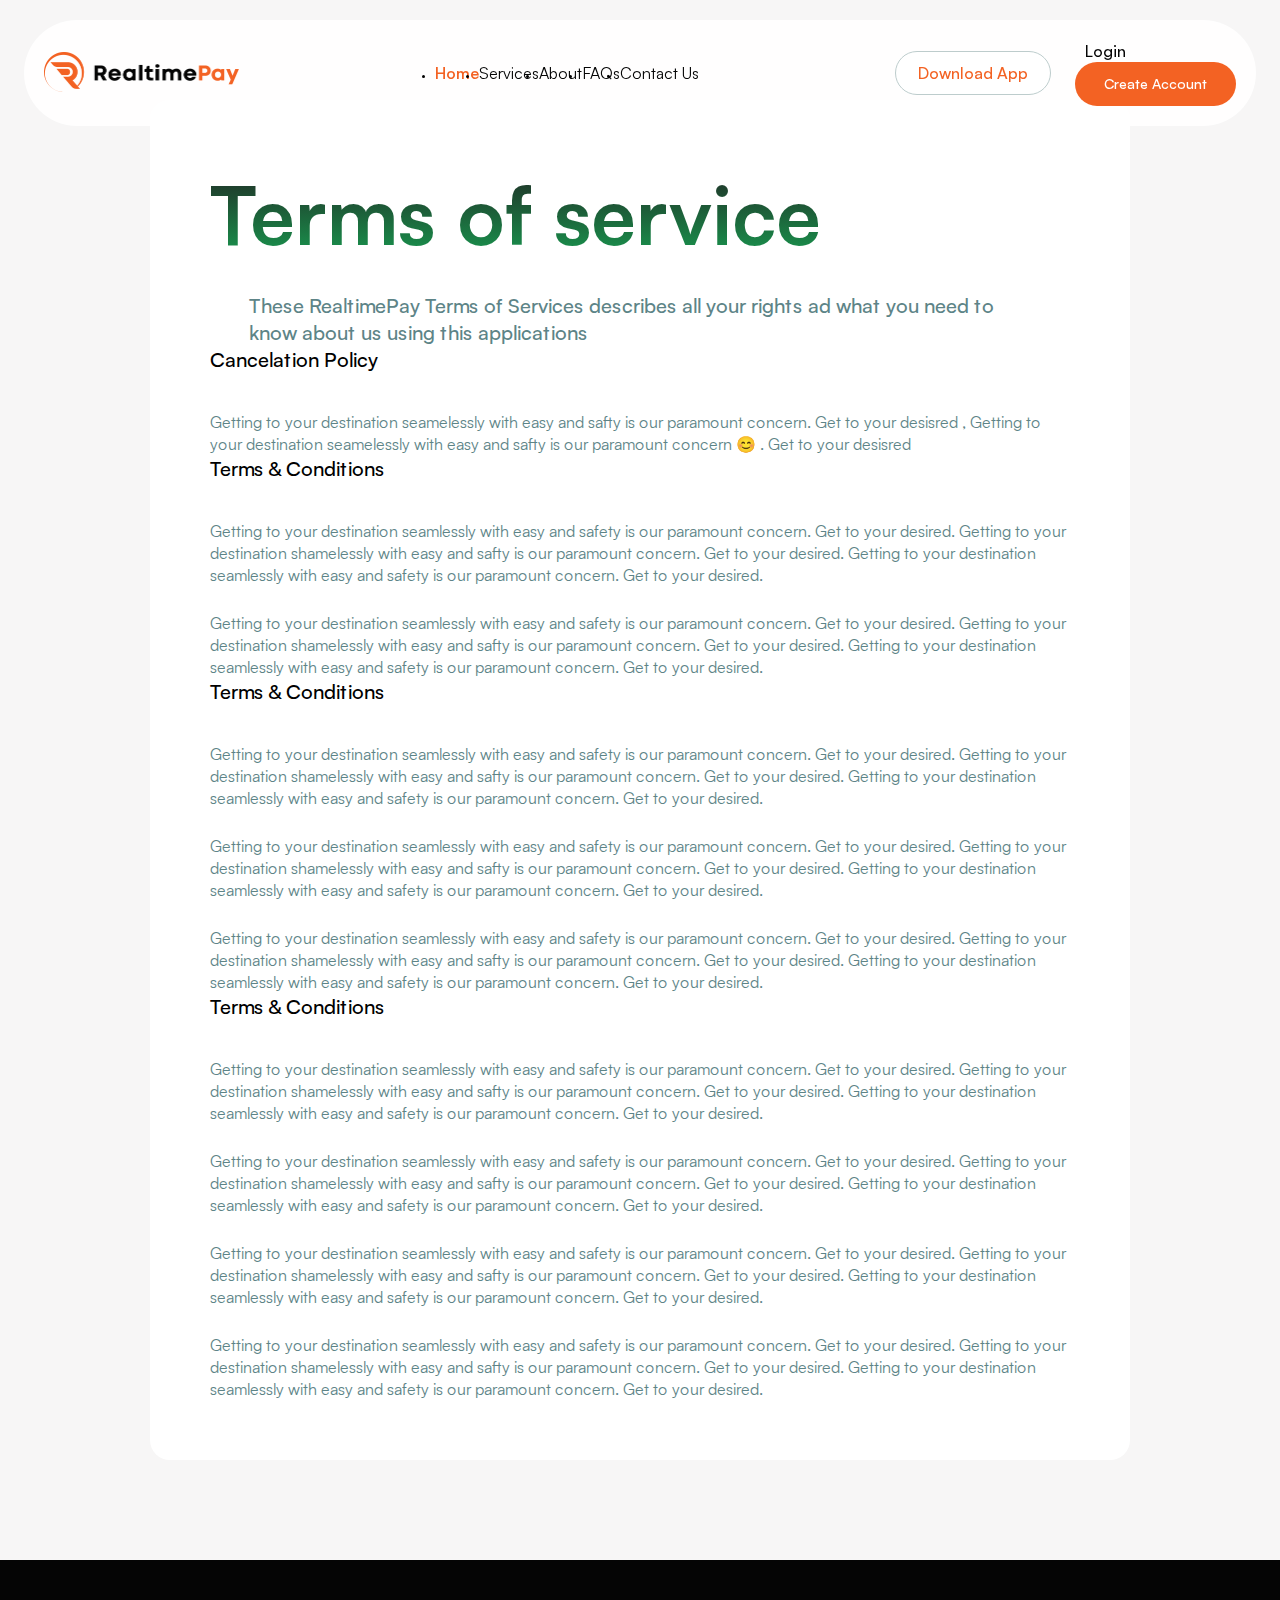
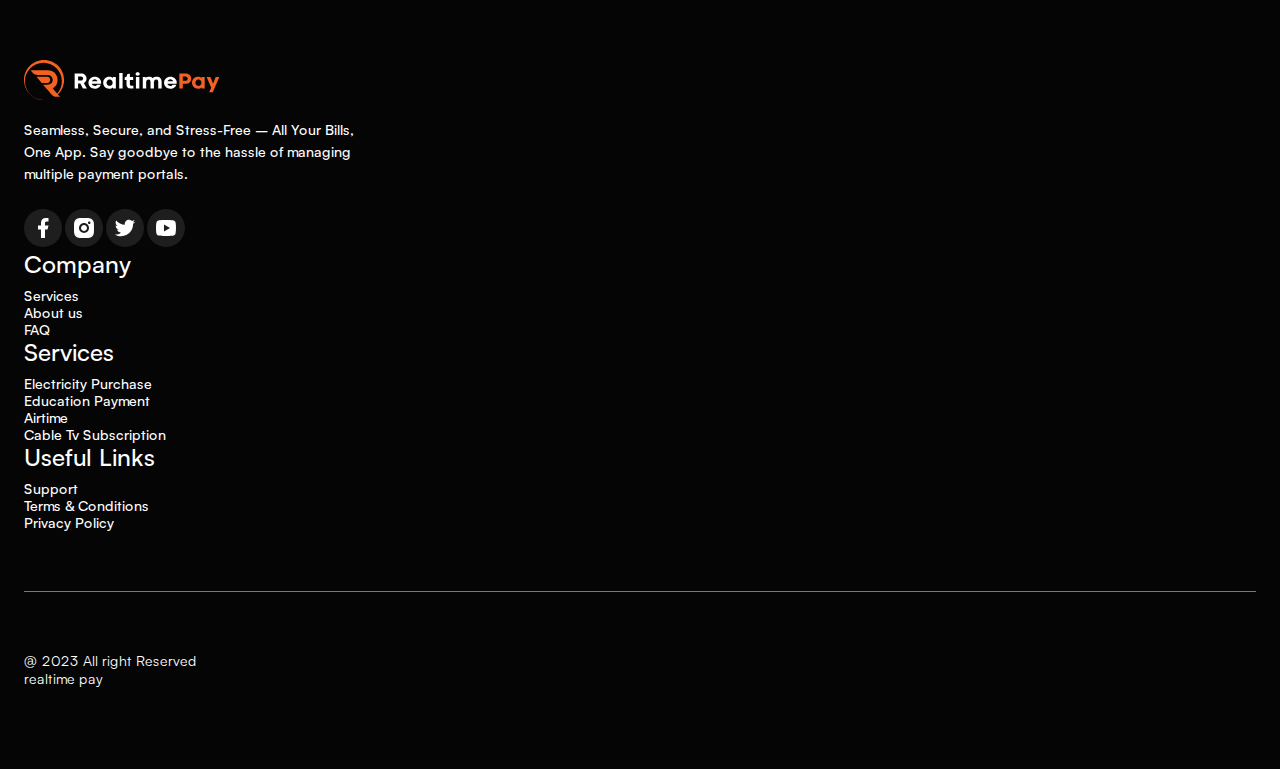
<file: terms-of-service.html>
<!DOCTYPE html>
<html lang="en">

<head>
    <meta charset="UTF-8">
    <meta name="viewport" content="width=device-width, initial-scale=1.0">
    <title>Document</title>

    <link href="https://cdn.jsdelivr.net/npm/bootstrap@5.3.2/dist/css/bootstrap.min.css" rel="stylesheet"
        integrity="sha384-T3c6CoIi6uLrA9TneNEoa7RxnatzjcDSCmG1MXxSR1GAsXEV/Dwwykc2MPK8M2HN" crossorigin="anonymous" />
    <link rel="stylesheet" href="css/main.css">
    <link rel="stylesheet" href="css/main2.css">
    <link rel="stylesheet" href="css/terms-of-service.css" />
    <link rel="stylesheet" href="css/variable.css" />
</head>

<body>
    <!-- Nav Section -->
    <div class=" nav_section v-application-wrap">
        <div class="max_container">
            <header class="navigation d-flex justify-content-between align-items-center py-3">
                <a href="/"><img class="img" src="png/Layer_x0020_1.png" alt="icon" /></a>
                <ul class="nav nav-pills">
                    <li class="nav-item">
                        <a href="/" class="home nav-link" aria-current="page">Home</a>
                    </li>
                    <li class="nav-item">
                        <a href="/service.html" class="service nav-link">Services</a>
                    </li>
                    <li class="nav-item"><a href="/about.html" class="service nav-link">About</a></li>
                    <li class="nav-item"><a href="/faq.html" class="service nav-link">FAQs</a></li>
                    <li class="nav-item">
                        <a href="/contact-us.html" class="service nav-link">Contact Us</a>
                    </li>
                </ul>
                <div class="flex_container">
                    <button type="button" class="download"
                        style="padding: 10px 20px; font-size: 1.6rem; display: block; margin: 0 auto;">Download
                        App</button>
                    <div class="log d-flex justify-content-between ">
                        <button type="button" class="login">Login</button>
                        <button type="button" class="create_account"
                            style="padding: 10px 20px; font-size: 14px; display: block; margin: 0 auto;">Create
                            Account</button>
                    </div>
                </div>
            </header>
        </div>
    </div>

    <section class="terms_sec">
      <div class="transIn max_container relative text-left pt-5 ">
          <div class="main_card_container d-flex flex-column">
              <h1 class="m-0">Terms of service</h1>
              <p class="m-0">
          These RealtimePay Terms of Services describes all your rights ad what you
          need to know about us using this applications
        </p>
        <div class="terms">
          <h3>Cancelation Policy</h3>
          <div class="d-flex flex-column">
            <br/>
            <br/>
              <p id="terms_txt">Getting to your destination seamelessly with easy and safty is our paramount concern. Get to your desisred , Getting to your destination seamelessly with easy and safty is our paramount concern  😊 . Get to your desisred </p>
          </div>
      </div>
      <div class="terms">
                  <h3>Terms &amp; Conditions</h3>
                  <div class="d-flex flex-column">
                    <br/>
                    <br/>
                      <p id="terms_txt">Getting to your destination seamlessly with easy and safety is our paramount concern. Get to your desired. Getting to your destination shamelessly with easy and safty is our paramount concern. Get to your desired. Getting to your destination seamlessly with easy and safety is our paramount concern. Get to your desired.
                      </p>
                      <br/>
                      <br/>
                      <p id="terms_txt">Getting to your destination seamlessly with easy and safety is our paramount concern. Get to your desired.
                        Getting to your destination shamelessly with easy and safty is our paramount concern. Get to your desired. 
                        Getting to your destination seamlessly with easy and safety is our paramount concern. Get to your desired.</p>
                  </div>
              </div>
              <div class="terms">
                  <h3>Terms &amp; Conditions</h3>
                  <div class="terms_txt d-flex flex-column">
                    <br/>
                    <br/>
                      <p id="terms_txt">Getting to your destination seamlessly with easy and safety is our paramount concern. Get to your desired. Getting to your destination shamelessly with easy and safty is our paramount concern. Get to your desired. Getting to your destination seamlessly with easy and safety is our paramount concern. Get to your desired.</p>
                      <br/>
                      <br/>
                      <p id="terms_txt">Getting to your destination seamlessly with easy and safety is our paramount concern. Get to your desired. Getting to your destination shamelessly with easy and safty is our paramount concern. Get to your desired. Getting to your destination seamlessly with easy and safety is our paramount concern. Get to your desired.</p>
                      <br/>
                      <br/>
                      <p id="terms_txt">Getting to your destination seamlessly with easy and safety is our paramount concern. Get to your desired. Getting to your destination shamelessly with easy and safty is our paramount concern. Get to your desired. Getting to your destination seamlessly with easy and safety is our paramount concern. Get to your desired.</p>
                  </div>
              </div>
              <div class="terms">
                  <h3>Terms &amp; Conditions</h3>
                  <div class="terms_txt d-flex flex-column">
                    <br/>
                    <br/>
                      <p id="terms_txt">Getting to your destination seamlessly with easy and safety is our paramount concern. Get to your desired. Getting to your destination shamelessly with easy and safty is our paramount concern. Get to your desired. 
                        Getting to your destination seamlessly with easy and safety is our paramount concern. Get to your desired.</p>
                        <br/>
                        <br/>
                      <p id="terms_txt">Getting to your destination seamlessly with easy and safety is our paramount concern. Get to your desired.
                      Getting to your destination shamelessly with easy and safty is our paramount concern. Get to your desired. Getting to your destination seamlessly with easy and safety is our paramount concern. Get to your desired.</p>
                      <br/>
                      <br/>
                      <p id="terms_txt">Getting to your destination seamlessly with easy and safety is our paramount concern. Get to your desired. Getting to your destination shamelessly with easy and safty is our paramount concern. Get to your desired. Getting to your destination seamlessly with easy and safety is our paramount concern. Get to your desired.</p>
                      <br/>
                      <br/>
                      <p id="terms_txt">Getting to your destination seamlessly with easy and safety is our paramount concern. Get to your desired. Getting to your destination shamelessly with easy and safty is our paramount concern. Get to your desired. Getting to your destination seamlessly with easy and safety is our paramount concern. Get to your desired.</p>
                  </div>
              </div>
          </div>
      </div>
    </section>

     <!-- Footer Section -->
  <section class="footer_section">
    <div class="max_container">
      <div class="top-side d-flex justify-content-between gap-3">
        <div>
          <div class="logo_socials">
            <a href="/" aria-current="page" class="d-inline-block logo nuxt-link-exact-active nuxt-link-active"
              data-v-b38ea3da=""><svg xmlns="http://www.w3.org/2000/svg" width="196" height="40" viewBox="0 0 196 40"
                fill="none" data-v-4160e5ae="" data-v-b38ea3da="">
                <g clip-path="url(#clip0_313_7898)" data-v-4160e5ae="">
                  <path
                    d="M56.3309 23.5447H54.1146V28.4041H50.6329V13.4889H57.1731C57.9557 13.4889 58.6781 13.6125 59.3333 13.8559C59.9923 14.1031 60.5612 14.4436 61.0406 14.8892C61.5196 15.331 61.8942 15.8587 62.1599 16.4764C62.4258 17.094 62.5602 17.7791 62.5602 18.5356C62.5602 19.0596 62.493 19.5577 62.3618 20.0218C62.2309 20.4859 62.0436 20.9054 61.8041 21.2873C61.5607 21.6692 61.2686 22.0024 60.9243 22.298C60.5835 22.5901 60.1981 22.8334 59.7751 23.0319L62.9237 28.4041H58.9291L56.3309 23.5447ZM57.031 20.5684C57.3155 20.5684 57.5849 20.5197 57.8321 20.4187C58.0828 20.3212 58.3 20.183 58.4835 20.0069C58.6708 19.831 58.8167 19.6214 58.9253 19.3705C59.0301 19.1233 59.0826 18.8465 59.0826 18.5394C59.0826 18.2397 59.0301 17.9629 58.9253 17.7119C58.8167 17.4574 58.6708 17.2402 58.4835 17.0567C58.3 16.8732 58.0831 16.7309 57.8321 16.6299C57.5849 16.5289 57.3155 16.4764 57.031 16.4764H54.1146V20.5684H57.031ZM64.4586 22.721C64.4586 21.89 64.6122 21.1035 64.9192 20.37C65.2263 19.6361 65.6607 18.9924 66.2223 18.4458C66.78 17.8954 67.4464 17.4651 68.2178 17.1468C68.989 16.8286 69.8426 16.6678 70.7784 16.6678C71.7219 16.6678 72.5829 16.8286 73.3616 17.1468C74.1404 17.4651 74.8068 17.8957 75.3683 18.4458C75.9261 18.9924 76.364 19.6364 76.6749 20.37C76.9858 21.1038 77.139 21.89 77.139 22.721C77.139 22.9567 77.1314 23.1402 77.1129 23.2714C77.0941 23.4023 77.0753 23.5335 77.053 23.6644H67.8283C67.9219 24.0237 68.0716 24.3458 68.2701 24.6302C68.4723 24.9146 68.708 25.158 68.9737 25.3603C69.2397 25.5625 69.5279 25.716 69.8385 25.8243C70.149 25.9365 70.4711 25.989 70.8004 25.989C71.332 25.989 71.7961 25.8769 72.193 25.652C72.5861 25.4236 72.8855 25.1354 73.0915 24.7834H76.7568C76.5883 25.2813 76.33 25.768 75.9856 26.2473C75.6448 26.7264 75.2183 27.1532 74.7163 27.5278C74.2108 27.8986 73.627 28.198 72.9645 28.4264C72.3054 28.6509 71.5754 28.7672 70.7781 28.7672C69.8496 28.7672 68.996 28.606 68.221 28.2881C67.4461 27.9699 66.7797 27.5393 66.2255 26.9889C65.6716 26.4423 65.2371 25.7985 64.9265 25.0647C64.6157 24.3308 64.4586 23.5485 64.4586 22.7213V22.721ZM70.8007 19.3552C70.0895 19.3552 69.4903 19.5348 68.9998 19.8944C68.5093 20.2502 68.1576 20.7219 67.9366 21.3058H73.5298C73.3202 20.7293 72.9832 20.2614 72.5227 19.8982C72.0621 19.5351 71.4856 19.3555 70.8004 19.3555L70.8007 19.3552ZM79.1795 22.7133C79.1795 21.8823 79.3215 21.0959 79.6063 20.3623C79.8907 19.6246 80.2987 18.9844 80.8265 18.4343C81.3508 17.8839 81.991 17.4533 82.7434 17.1351C83.4957 16.8169 84.3421 16.656 85.2779 16.656C86.0302 16.656 86.708 16.7796 87.3069 17.0229C87.9057 17.2701 88.415 17.5584 88.8304 17.8954L88.9727 17.0194H91.8592V28.4044H88.9727L88.8192 27.5358C88.3962 27.8728 87.8869 28.161 87.2916 28.4006C86.6928 28.6439 86.0226 28.7637 85.2776 28.7637C84.3491 28.7637 83.5069 28.6025 82.7542 28.2846C82.0016 27.9664 81.3616 27.5358 80.83 26.9892C80.2984 26.4464 79.8904 25.8062 79.606 25.0685C79.3215 24.3346 79.1791 23.5485 79.1791 22.7137L79.1795 22.7133ZM82.5711 22.7057C82.5711 23.1813 82.6498 23.6116 82.8106 24.0011C82.9718 24.3869 83.1925 24.72 83.4658 24.9968C83.7391 25.2774 84.0611 25.4912 84.4319 25.6409C84.7988 25.7906 85.1919 25.8654 85.6111 25.8654C86.0267 25.8654 86.4198 25.7906 86.7867 25.6409C87.1572 25.4912 87.4792 25.2778 87.7525 25.0045C88.0258 24.7312 88.243 24.398 88.4 24.0049C88.5574 23.6119 88.6361 23.1813 88.6361 22.7057C88.6361 22.2378 88.5574 21.811 88.3965 21.4252C88.2354 21.0395 88.0184 20.7102 87.7413 20.4369C87.468 20.1636 87.146 19.9502 86.7791 19.8005C86.4086 19.6508 86.0153 19.5756 85.5999 19.5756C85.1731 19.5756 84.7762 19.6504 84.4096 19.8005C84.0388 19.9502 83.7206 20.1636 83.4473 20.4369C83.1779 20.7102 82.9645 21.0395 82.8071 21.4252C82.6498 21.811 82.5711 22.2375 82.5711 22.7057ZM95.2139 12.9494H98.602V28.4037H95.2139V12.9494ZM103.439 13.8928L105.876 13.8705V17.0376H109.178V19.9352H105.876V23.9263C105.876 24.2782 105.917 24.5703 106 24.7987C106.086 25.0309 106.198 25.2141 106.34 25.3491C106.483 25.4838 106.655 25.5775 106.849 25.6262C107.048 25.6788 107.261 25.7049 107.486 25.7049H109.384L109.362 28.4789H107.157C106.524 28.4789 105.921 28.4228 105.356 28.3104C104.787 28.198 104.293 27.9772 103.87 27.6514C103.443 27.3259 103.11 26.8691 102.866 26.2811C102.619 25.6934 102.496 24.9185 102.496 23.96V19.9355H100.687V17.3485L102.409 16.6895L103.439 13.8928ZM111.918 17.0303H115.329V28.4037H111.918V17.0303ZM111.623 13.9715C111.623 13.7282 111.667 13.4998 111.765 13.279C111.859 13.058 111.997 12.8672 112.177 12.7025C112.353 12.5378 112.57 12.4069 112.817 12.3133C113.064 12.2196 113.345 12.1709 113.652 12.1709C113.959 12.1709 114.236 12.2196 114.483 12.3133C114.734 12.4069 114.947 12.5378 115.127 12.7025C115.307 12.8672 115.441 13.0583 115.539 13.279C115.632 13.4998 115.681 13.7282 115.681 13.9715C115.681 14.2187 115.632 14.4506 115.539 14.6678C115.441 14.8812 115.307 15.0682 115.127 15.2293C114.947 15.3902 114.73 15.5214 114.479 15.6151C114.229 15.7087 113.948 15.7571 113.641 15.7571C113.341 15.7571 113.064 15.7084 112.817 15.6151C112.57 15.5214 112.356 15.3902 112.181 15.2258C112.005 15.0612 111.87 14.8701 111.769 14.6566C111.671 14.4397 111.623 14.211 111.623 13.9715ZM137.649 28.4037H134.25V22.3426C134.25 21.3918 134.093 20.6917 133.778 20.2461C133.464 19.8008 132.996 19.5759 132.375 19.5759C132.008 19.5759 131.674 19.6396 131.375 19.7632C131.076 19.8868 130.821 20.0664 130.608 20.3024C130.394 20.5347 130.23 20.8191 130.11 21.1523C129.986 21.4854 129.923 21.8597 129.915 22.2754V28.4041H126.505V22.3429C126.505 21.3921 126.347 20.692 126.033 20.2464C125.719 19.8011 125.251 19.5762 124.629 19.5762C124.259 19.5762 123.918 19.6399 123.615 19.7673C123.312 19.8982 123.053 20.0855 122.836 20.3327C122.623 20.5834 122.458 20.8831 122.346 21.2386C122.23 21.5944 122.173 21.9948 122.173 22.4404V28.4041H118.785V17.0191H121.515L121.713 17.8091C122.136 17.4947 122.641 17.2214 123.222 16.9968C123.802 16.7684 124.45 16.656 125.157 16.656C125.91 16.656 126.584 16.7869 127.175 17.0452C127.766 17.3036 128.272 17.6705 128.687 18.1461C128.916 17.9514 129.17 17.7603 129.455 17.5769C129.743 17.3934 130.053 17.2364 130.394 17.1013C130.735 16.9666 131.102 16.8579 131.502 16.7755C131.899 16.6971 132.326 16.6557 132.779 16.6557C133.569 16.6557 134.269 16.7831 134.876 17.0414C135.482 17.2959 135.991 17.6667 136.403 18.1496C136.819 18.6324 137.129 19.2201 137.336 19.9129C137.545 20.6019 137.65 21.3841 137.65 22.2566V28.4037H137.649ZM140.06 22.7207C140.06 21.8896 140.214 21.1032 140.521 20.3697C140.828 19.6358 141.262 18.992 141.824 18.4455C142.382 17.8951 143.048 17.4647 143.819 17.1465C144.59 16.8283 145.444 16.6675 146.38 16.6675C147.323 16.6675 148.184 16.8283 148.963 17.1465C149.742 17.4647 150.408 17.8954 150.97 18.4455C151.528 18.992 151.966 19.6361 152.276 20.3697C152.587 21.1035 152.741 21.8896 152.741 22.7207C152.741 22.9564 152.733 23.1398 152.714 23.2711C152.696 23.402 152.677 23.5332 152.655 23.6641H143.43C143.523 24.0234 143.673 24.3454 143.872 24.6299C144.074 24.9143 144.31 25.1577 144.575 25.3599C144.841 25.5622 145.129 25.7157 145.44 25.824C145.751 25.9361 146.073 25.9887 146.402 25.9887C146.934 25.9887 147.398 25.8766 147.795 25.6517C148.188 25.4233 148.487 25.1351 148.693 24.7831H152.358C152.19 25.2809 151.931 25.7676 151.587 26.247C151.246 26.7261 150.82 27.1529 150.318 27.5275C149.812 27.8982 149.229 28.1977 148.566 28.426C147.907 28.6506 147.177 28.7669 146.38 28.7669C145.451 28.7669 144.598 28.6057 143.823 28.2878C143.048 27.9696 142.381 27.5389 141.827 26.9885C141.273 26.442 140.839 25.7982 140.528 25.0644C140.217 24.3305 140.06 23.5482 140.06 22.721V22.7207ZM146.402 19.3548C145.691 19.3548 145.092 19.5345 144.601 19.8941C144.111 20.2499 143.759 20.7216 143.538 21.3055H149.131C148.922 20.7289 148.585 20.261 148.124 19.8979C147.664 19.5348 147.087 19.3552 146.402 19.3552L146.402 19.3548Z"
                    fill="var(--text_dark)" class="fill filler" data-v-4160e5ae=""></path>
                  <path
                    d="M158.801 23.8214V28.4036H155.32V13.4885H161.763C162.545 13.4885 163.264 13.6194 163.923 13.8778C164.582 14.1361 165.151 14.4954 165.63 14.956C166.109 15.4165 166.48 15.9631 166.749 16.5957C167.015 17.2286 167.146 17.9173 167.146 18.6699C167.146 19.4299 167.015 20.1262 166.753 20.7588C166.491 21.3914 166.124 21.9345 165.652 22.3874C165.181 22.8403 164.615 23.1923 163.96 23.443C163.309 23.694 162.594 23.8211 161.819 23.8211H158.801V23.8214ZM161.62 20.8336C161.905 20.8336 162.171 20.7776 162.421 20.6651C162.669 20.5527 162.885 20.3992 163.073 20.2046C163.26 20.0135 163.406 19.7851 163.511 19.5232C163.619 19.2614 163.672 18.9767 163.672 18.6696C163.672 18.3737 163.619 18.0893 163.511 17.8236C163.406 17.5576 163.26 17.3258 163.073 17.1273C162.885 16.9251 162.669 16.768 162.421 16.6518C162.17 16.5358 161.905 16.4759 161.62 16.4759H158.801V20.8336H161.62ZM168.018 22.7129C168.018 21.8819 168.161 21.0955 168.445 20.3619C168.73 19.6242 169.138 18.984 169.666 18.4339C170.19 17.8835 170.83 17.4529 171.582 17.1346C172.335 16.8164 173.181 16.6556 174.117 16.6556C174.869 16.6556 175.547 16.7792 176.146 17.0225C176.745 17.2697 177.254 17.558 177.669 17.895L177.812 17.019H180.698V28.404H177.812L177.658 27.5353C177.235 27.8723 176.726 28.1606 176.131 28.4001C175.532 28.6435 174.862 28.7633 174.117 28.7633C173.188 28.7633 172.346 28.6021 171.593 28.2842C170.841 27.966 170.201 27.5353 169.669 26.9888C169.137 26.446 168.729 25.8058 168.445 25.0681C168.161 24.3342 168.018 23.5481 168.018 22.7132L168.018 22.7129ZM171.41 22.7053C171.41 23.1808 171.489 23.6112 171.65 24.0007C171.811 24.3864 172.032 24.7196 172.305 24.9964C172.578 25.277 172.9 25.4908 173.271 25.6405C173.638 25.7902 174.031 25.865 174.45 25.865C174.866 25.865 175.259 25.7902 175.626 25.6405C175.996 25.4908 176.318 25.2773 176.591 25.0041C176.865 24.7308 177.082 24.3976 177.239 24.0045C177.396 23.6115 177.475 23.1808 177.475 22.7053C177.475 22.2374 177.396 21.8106 177.236 21.4248C177.074 21.0391 176.857 20.7097 176.58 20.4364C176.307 20.1632 175.985 19.9497 175.618 19.8C175.248 19.6503 174.854 19.5752 174.439 19.5752C174.012 19.5752 173.615 19.65 173.249 19.8C172.878 19.9497 172.56 20.1632 172.286 20.4364C172.017 20.7097 171.803 21.0391 171.646 21.4248C171.489 21.8106 171.41 22.2371 171.41 22.7053ZM195.359 17.0372L188.736 32.3043H185.071L187.223 27.6994L182.637 17.0372H186.377L188.834 23.091L189.021 23.7949L191.72 17.0375H195.358L195.359 17.0372Z"
                    fill="var(--primary_color)" class="fill" data-v-4160e5ae=""></path>
                  <path fill-rule="evenodd" clip-rule="evenodd"
                    d="M20.0446 7.43814e-05C31.1148 7.43814e-05 40.0892 8.97443 40.0892 20.0447C40.0892 25.9775 37.5111 31.3073 33.4146 34.9773L32.6883 34.2307C35.9115 30.9021 37.8955 26.3673 37.8955 21.3681C37.8955 11.1541 29.6155 2.87378 19.4018 2.87378C9.18777 2.87378 0.907469 11.1538 0.907469 21.3681C0.907469 31.1624 8.52174 39.177 18.1535 39.8192V39.9994C7.97038 39.0464 0 30.4769 0 20.0443C0 8.9738 8.97436 -0.000244141 20.0446 -0.000244141V7.43814e-05Z"
                    fill="var(--primary_color)" class="fill filler" data-v-4160e5ae=""></path>
                  <path fill-rule="evenodd" clip-rule="evenodd"
                    d="M13.5789 15.0283H23.9487C27.2521 15.0283 29.8111 18.4221 28.3434 21.8711C27.8254 23.0878 26.5749 24.2434 25.0279 24.5992C24.1666 24.7973 23.0425 24.7247 22.1325 24.7247C21.1174 24.7247 20.1022 24.7273 19.0874 24.7247C19.1365 24.8566 19.39 25.0888 19.4986 25.2286C19.5722 25.3232 19.6324 25.3656 19.7006 25.4551L21.4907 27.5303C21.8936 27.9902 22.911 29.2003 23.2903 29.5936L24.1322 30.5686C24.4373 30.8817 25.233 31.88 25.6006 32.2708L27.2871 34.2167C27.333 34.2718 27.3582 34.2864 27.4009 34.3339L27.7012 34.6945C27.9127 34.9706 28.5966 35.5478 28.9103 35.7647C30.6906 36.9951 32.165 36.8566 34.1867 36.8566C34.7141 36.8566 35.498 36.9028 35.9933 36.8489C35.9226 36.7333 35.8758 36.7155 35.791 36.6116L34.6466 35.2783C34.602 35.2248 34.5756 35.2092 34.5322 35.1624L31.4254 31.5647C31.3556 31.4783 31.2633 31.3748 31.1954 31.299C30.8775 30.9435 30.3313 30.2702 30.0424 29.9762L29.2486 29.0515C29.198 28.9935 29.1687 28.9783 29.1193 28.9171L28.6613 28.3737C28.689 28.3412 28.6683 28.3584 28.716 28.3224L29.2887 27.9679C29.5738 27.7797 30.2198 27.3025 30.4367 27.0678C30.7144 26.7671 31.1279 26.4349 31.4372 26.0201C31.9516 25.3305 32.2086 25.0356 32.6405 24.153C34.2567 20.8499 33.8694 16.783 31.5604 13.8924L31.0957 13.3337C31.0056 13.2235 30.9766 13.1926 30.8479 13.0859C30.7412 12.9974 30.6963 12.9063 30.5925 12.8133C30.4144 12.6546 30.236 12.5142 30.0385 12.3431C28.5119 11.0216 26.1497 10.1718 23.9815 10.1718C18.1752 10.1718 12.2599 10.2007 6.46472 10.1702C6.53066 10.3132 6.70361 10.4562 6.80044 10.5804L8.88676 12.9849C9.61013 13.6172 9.7834 13.9765 11.075 14.5291C11.8086 14.8429 12.6756 15.0279 13.5783 15.0279L13.5789 15.0283Z"
                    fill="var(--primary_color)" class="fill filler" data-v-4160e5ae=""></path>
                  <path fill-rule="evenodd" clip-rule="evenodd"
                    d="M12.502 16.8143H23.2893C24.846 16.8143 26.1191 18.0877 26.1191 19.644V20.2591C26.1191 21.8154 24.8456 23.0889 23.2893 23.0889H17.6897L12.502 16.814V16.8143Z"
                    fill="var(--primary_color)" class="fill filler" data-v-4160e5ae=""></path>
                </g>
                <defs data-v-4160e5ae="">
                  <clipPath id="clip0_313_7898" data-v-4160e5ae="">
                    <rect width="195.359" height="40" fill="white" class="fill" data-v-4160e5ae=""></rect>
                  </clipPath>
                </defs>
              </svg></a>
            <p class="logo_text">
              Seamless, Secure, and Stress-Free – All Your Bills, One App. Say
              goodbye to the hassle of managing multiple payment portals.
            </p>
          </div>
          <div class="socials d-flex align-items-center">
            <a target="a_blank" href="https://www.facebook.com/"> <svg width="38" height="38" viewBox="0 0 38 38"
                fill="none" xmlns="http://www.w3.org/2000/svg">
                <circle opacity="0.1" cx="19" cy="19" r="19" fill="white" />
                <g clip-path="url(#clip0_313_7144)">
                  <path
                    d="M21 20.5H23.5L24.5 16.5H21V14.5C21 13.47 21 12.5 23 12.5H24.5V9.14C24.174 9.097 22.943 9 21.643 9C18.928 9 17 10.657 17 13.7V16.5H14V20.5H17V29H21V20.5Z"
                    fill="white" />
                </g>
                <defs>
                  <clipPath id="clip0_313_7144">
                    <rect width="24" height="24" fill="white" transform="translate(7 7)" />
                  </clipPath>
                </defs>
              </svg>
            </a>
            <a target="a_blank" href="https://www.instagram.com/">
              <svg width="38" height="38" viewBox="0 0 38 38" fill="none" xmlns="http://www.w3.org/2000/svg">
                <circle opacity="0.1" cx="19" cy="19" r="19" fill="white" />
                <g clip-path="url(#clip0_313_7139)">
                  <path
                    d="M19 9C21.717 9 22.056 9.01 23.122 9.06C24.187 9.11 24.912 9.277 25.55 9.525C26.21 9.779 26.766 10.123 27.322 10.678C27.8305 11.1779 28.224 11.7826 28.475 12.45C28.722 13.087 28.89 13.813 28.94 14.878C28.987 15.944 29 16.283 29 19C29 21.717 28.99 22.056 28.94 23.122C28.89 24.187 28.722 24.912 28.475 25.55C28.2247 26.2178 27.8311 26.8226 27.322 27.322C26.822 27.8303 26.2173 28.2238 25.55 28.475C24.913 28.722 24.187 28.89 23.122 28.94C22.056 28.987 21.717 29 19 29C16.283 29 15.944 28.99 14.878 28.94C13.813 28.89 13.088 28.722 12.45 28.475C11.7823 28.2245 11.1775 27.8309 10.678 27.322C10.1694 26.8222 9.77593 26.2175 9.525 25.55C9.277 24.913 9.11 24.187 9.06 23.122C9.013 22.056 9 21.717 9 19C9 16.283 9.01 15.944 9.06 14.878C9.11 13.812 9.277 13.088 9.525 12.45C9.77524 11.7822 10.1688 11.1773 10.678 10.678C11.1777 10.1692 11.7824 9.77573 12.45 9.525C13.088 9.277 13.812 9.11 14.878 9.06C15.944 9.013 16.283 9 19 9ZM19 14C17.6739 14 16.4021 14.5268 15.4645 15.4645C14.5268 16.4021 14 17.6739 14 19C14 20.3261 14.5268 21.5979 15.4645 22.5355C16.4021 23.4732 17.6739 24 19 24C20.3261 24 21.5979 23.4732 22.5355 22.5355C23.4732 21.5979 24 20.3261 24 19C24 17.6739 23.4732 16.4021 22.5355 15.4645C21.5979 14.5268 20.3261 14 19 14ZM25.5 13.75C25.5 13.4185 25.3683 13.1005 25.1339 12.8661C24.8995 12.6317 24.5815 12.5 24.25 12.5C23.9185 12.5 23.6005 12.6317 23.3661 12.8661C23.1317 13.1005 23 13.4185 23 13.75C23 14.0815 23.1317 14.3995 23.3661 14.6339C23.6005 14.8683 23.9185 15 24.25 15C24.5815 15 24.8995 14.8683 25.1339 14.6339C25.3683 14.3995 25.5 14.0815 25.5 13.75ZM19 16C19.7956 16 20.5587 16.3161 21.1213 16.8787C21.6839 17.4413 22 18.2044 22 19C22 19.7956 21.6839 20.5587 21.1213 21.1213C20.5587 21.6839 19.7956 22 19 22C18.2044 22 17.4413 21.6839 16.8787 21.1213C16.3161 20.5587 16 19.7956 16 19C16 18.2044 16.3161 17.4413 16.8787 16.8787C17.4413 16.3161 18.2044 16 19 16Z"
                    fill="white" />
                </g>
                <defs>
                  <clipPath id="clip0_313_7139">
                    <rect width="24" height="24" fill="white" transform="translate(7 7)" />
                  </clipPath>
                </defs>
              </svg>
            </a>
            <a target="a_blank" href="https://twitter.com/">
              <svg width="38" height="38" viewBox="0 0 38 38" fill="none" xmlns="http://www.w3.org/2000/svg">
                <circle opacity="0.1" cx="19" cy="19" r="19" fill="white" />
                <g clip-path="url(#clip0_313_7134)">
                  <path
                    d="M29.1623 12.6559C28.3989 12.9936 27.5893 13.2154 26.7603 13.3139C27.634 12.7914 28.288 11.9689 28.6003 10.9999C27.7803 11.4879 26.8813 11.8299 25.9443 12.0149C25.3149 11.3415 24.4807 10.8949 23.5713 10.7445C22.6618 10.5941 21.7282 10.7484 20.9156 11.1834C20.1029 11.6183 19.4567 12.3096 19.0774 13.1497C18.6981 13.9898 18.607 14.9317 18.8183 15.8289C17.1554 15.7456 15.5286 15.3134 14.0436 14.5606C12.5585 13.8077 11.2484 12.751 10.1983 11.4589C9.82659 12.0974 9.63125 12.8232 9.6323 13.5619C9.6323 15.0119 10.3703 16.2929 11.4923 17.0429C10.8283 17.022 10.1789 16.8427 9.5983 16.5199V16.5719C9.5985 17.5376 9.93267 18.4735 10.5441 19.221C11.1556 19.9684 12.0068 20.4814 12.9533 20.6729C12.3369 20.84 11.6906 20.8646 11.0633 20.7449C11.3302 21.5762 11.8503 22.3031 12.5509 22.824C13.2515 23.3449 14.0974 23.6337 14.9703 23.6499C14.1028 24.3313 13.1095 24.8349 12.0472 25.1321C10.9849 25.4293 9.87442 25.5142 8.7793 25.3819C10.691 26.6114 12.9164 27.264 15.1893 27.2619C22.8823 27.2619 27.0893 20.8889 27.0893 15.3619C27.0893 15.1819 27.0843 14.9999 27.0763 14.8219C27.8952 14.2301 28.6019 13.4969 29.1633 12.6569L29.1623 12.6559Z"
                    fill="white" />
                </g>
                <defs>
                  <clipPath id="clip0_313_7134">
                    <rect width="24" height="24" fill="white" transform="translate(7 7)" />
                  </clipPath>
                </defs>
              </svg>
            </a>
            <a target="a_blank" href="https://www.youtube.com/">
              <svg width="38" height="38" viewBox="0 0 38 38" fill="none" xmlns="http://www.w3.org/2000/svg">
                <circle opacity="0.1" cx="19" cy="19" r="19" fill="white" />
                <g clip-path="url(#clip0_313_7149)">
                  <path
                    d="M28.543 13.498C29 15.28 29 19 29 19C29 19 29 22.72 28.543 24.502C28.289 25.487 27.546 26.262 26.605 26.524C24.896 27 19 27 19 27C19 27 13.107 27 11.395 26.524C10.45 26.258 9.708 25.484 9.457 24.502C9 22.72 9 19 9 19C9 19 9 15.28 9.457 13.498C9.711 12.513 10.454 11.738 11.395 11.476C13.107 11 19 11 19 11C19 11 24.896 11 26.605 11.476C27.55 11.742 28.292 12.516 28.543 13.498ZM17 22.5L23 19L17 15.5V22.5Z"
                    fill="white" />
                </g>
                <defs>
                  <clipPath id="clip0_313_7149">
                    <rect width="24" height="24" fill="white" transform="translate(7 7)" />
                  </clipPath>
                </defs>
              </svg>
            </a>
          </div>
        </div>
        <!-- <div class=" list d-flex gap-5  "> -->
          <ul class="p-0 m-0 d-flex flex-column">
            <li>
              <h4>Company</h4>
            </li>
            <li>
              <a href="/services" class="p_txt">
                Services
              </a>
            </li>
            <li data-v-b38ea3da="">
              <a href="/about" class="p_txt">
                About us
              </a>
            </li>
            <li>
              <a href="/faq" class="p_txt">
                FAQ
              </a>
            </li>
          </ul>
          <ul class="p-0 m-0 d-flex flex-column">
            <li>
              <h4>Services</h4>
            </li> 
            <li>
              <a href="/#" class="p_txt">
            Electricity Purchase
          </a>
        </li>
          <li>
            <a href="/#" class="p_txt">
            Education Payment
          </a>
        </li>
          <li>
            <a href="/#" class="p_txt">
            Airtime
          </a>
        </li>
          <li>
            <a href="/#" class="p_txt">
            Cable Tv Subscription
          </a>
        </li>
        </ul>
          <ul class="p-0 m-0 d-flex flex-column">
            <li>
              <h4>Useful Links</h4>
            </li> 
            <li>
              <a href="/#" class="p_txt">
            Support
          </a>
        </li>
          <li>
            <a href="/terms-of-service.html" class="p_txt">
            Terms & Conditions
          </a>
        </li>
          <li>
            <a href="./privacy-policy.html" class="p_txt">
            Privacy Policy
          </a>
        </li>
        </ul>
        <!-- </div> -->
      </div>
      <div class="mw-100 bottom-side d-flex flex-wrap align-center gap-3 justify-content-between">
        <p>@ 2023 All right Reserved</p> 
        <p>realtime pay</p>
      </div>
    </div>
  </section>
</body>


<script src="https://cdn.jsdelivr.net/npm/bootstrap@5.3.2/dist/js/bootstrap.bundle.min.js"
    integrity="sha384-C6RzsynM9kWDrMNeT87bh95OGNyZPhcTNXj1NW7RuBCsyN/o0jlpcV8Qyq46cDfL"
    crossorigin="anonymous"></script>

</html>
</file>
<file: css/main.css>
*,
*::before,
*::after {
    margin: 0;
    padding: 0;
    box-sizing: border-box;
    font-family: 'Satoshi', sans-serif;
    word-wrap: break-word;
    word-break: break-word;
}

@media screen and (max-width: 1260px) {}

body {
    background-color: #F7F6F6;
    font-family: sans-serif;
}

.nav_section {
    position: fixed;
    width: 100%;
    z-index: 5;
}

.navigation {
    display: flex;
    align-items: center;
    justify-content: space-between;
    margin-top: 20px;
    gap: 1.5rem;
    border-radius: 75px;
    padding: 20px;
    background-color: var(--bg_dark2);
}

img {
    width: 195.36px;
    height: 40px;
    top: -0px;
}

.nav {
    display: flex;
    justify-content: space-between;
    align-items: center;
}

.nav-item {
    gap: 32px;
}

.nav-link:is(:hover, :active) {
    color: var(--primary_color);
}

.nav-link {
    color: var(--text_dark);
}

.home {
    font-family: Satoshi;
    font-size: var(--font_md_lg);
    font-weight: 600;
    line-height: 22px;
    letter-spacing: 0em;
    text-align: left;
    color: var(--primary_color);
}

.service {
    font-family: Satoshi;
    font-size: var(--font_md_lg);
    font-weight: 400;
    line-height: 22px;
    letter-spacing: 0em;
    text-align: left;
    color: #050505;
}

.max_container {
    max-width: 1232px;
    width: 100%;
    margin-inline: auto;
}

.flex_container {
    display: flex;
    justify-content: space-between;
    align-items: center;
    grid-gap: 24px;
}

.download {
    min-width: 156px;
    height: 44px;
    padding: 11px 24px 11px 24px;
    border-radius: 44px;
    border: 1px solid #BDCCCC;
    gap: 10px;
    margin-right: 16px;
    color: #F36223;
    background-color: #FFFFFF;
    font-family: Satoshi;
    font-size: var(--font_md_lg);
    font-weight: 500;
}

.log {
    gap: 20px;
}

.login {
    color: #050505;
    background-color: #FFFFFF;
    font-family: Satoshi;
    font-size: var(--font_md_lg);
    font-weight: 500;
    line-height: 22px;
    letter-spacing: 0em;
    text-align: left;
    border: 0;
    margin-left: 10px;
}

.create_account {
    width: 161px;
    height: 44px;
    padding: 11px 24px 11px 24px;
    border-radius: 44px;
    border: 0;
    gap: 10px;
    background-color: var(--primary_color);
    color: #FFFFFF;
    font-family: Satoshi;
    font-size: var(--font_md_lg);
    font-weight: 500;
}

.main_header {
    left: 0.5px;
    padding: 100px 140px 100px 140px;
    gap: 24px;
}

.txt-1 {
    font-family: Satoshi;
    font-size: var(--font_main_header);
    font-weight: 700;
    line-height: 99px;
    letter-spacing: 0em;
    text-align: center;
    background: linear-gradient(180deg, #212121 0%, #16BF5E 122.22%);
    background-clip: text;
    -webkit-background-clip: text;
    -webkit-text-fill-color: transparent;
}

.mini_text {
    font-family: Satoshi;
    font-size: var(--font_h2);
    font-weight: 500;
    line-height: 32px;
    letter-spacing: 0em;
    text-align: center;
    color: var(--text_dark2);
    margin-bottom: 24px;
}

#all-bills {
    color: var(--primary_color)
}

.android {
    width: 218px;
    height: 60px;
    background-color: transparent;
    padding: 12px 40px 12px 40px;
    border-radius: 60px;
    border: 1px solid #F36223;
    gap: 10px;
}

.apple {
    width: 218px;
    height: 60px;
    background-color: transparent;
    padding: 12px 40px 12px 40px;
    border-radius: 60px;
    border: 1px solid #F36223;
    gap: 10px;
}

.store {
    width: 36px;
    height: 36px;
}

.store_text {
    width: 92px;
    height: 36px;
    font-family: Satoshi;
    font-size: var(--font_md_lg);
    font-weight: 400;
    line-height: 17px;
    letter-spacing: 0em;
    text-align: left;
    color: var(--primary_color);

    font-family: Satoshi;
    font-size: var(--font_md_lg);
    font-weight: 500;
    line-height: 19px;
    letter-spacing: 0em;
    text-align: left;
    color: var(--primary_color);
}

.container {
    margin-top: 106px;
}

.services {
    margin-top: 120px;
}

.home_page {
    height: 812px;
    width: 100%;
    position: relative;
}

.home_page img {
    display: block;
    height: 100%;
    width: 100%;
    max-width: 375px;
    margin-inline: auto;
}

.float {
    width: 294px;
    height: 104px;
    padding: 16px 24px 16px 24px;
    border-radius: 16px;
    gap: 6px;
    background-color: #FFFFFF;
    position: absolute;
}

.float.first {
    top: 78px;
    left: 0;
}

.float.second {
    top: 232px;
    right: 0;
}

.float.third {
    bottom: 195px;
    left: 0;
}

.float img {
    width: 30px;
    height: 30px;
}

.bills-txt {
    font-family: Satoshi;
    font-size: var(--font_h2);
    font-weight: 500;
    line-height: 32px;
    letter-spacing: 0em;
    text-align: left;
    margin-bottom: 2px;
    color: var(--primary_color);
}

.txt {
    font-family: Satoshi;
    font-size: var(--font_sm);
    font-weight: 500;
    line-height: 19px;
    letter-spacing: 0em;
    text-align: left;
    width: 210px;
    height: 38px;
    color: var(--text_dark2);
}

.education-txt {
    font-family: Satoshi;
    font-size: 20px;
    font-weight: 500;
    line-height: 32px;
    letter-spacing: 0em;
    text-align: left;
    margin-bottom: 2px;
    width: 125px;
    height: 32px;
    color: var(--primary_color);
}

.guywithapp {
    max-width: 604px;
    width: 100%;
    height: 548px;
    border-radius: 24px;
}

.img-3 {
    max-width: 290px;
    width: 100%;
    height: 234px;
    border-radius: 24px;
    margin-top: 24px;
    margin-right: 24px;
}

.services {
    padding: 100px 140px 100px 140px;
    background-color: #FFE7D6;
}

.service-mini {
    max-width: 607px;
    width: 100%;
    height: 388px;
    gap: 40px;
    bottom: 156px;
}

.service_txt {
    font-family: Satoshi;
    font-size: var(--font_header3);
    font-weight: 700;
    line-height: 60px;
    letter-spacing: 0em;
    text-align: left;
    color: var(--text_dark3);
    max-width: 60.7rem;
}

.mini_txt {
    font-family: Satoshi;
    font-size: var(--font_md_lg);
    font-weight: 400;
    line-height: 26px;
    letter-spacing: 0em;
    text-align: left;
    color: var(--text_dark);
    margin-top: 40px;
    max-width: 55.6rem;
}

.service-container {
    display: flex;
    flex-wrap: wrap;
    grid-gap: 50px;
    max-width: 530px;
    width: 100%;
}

.learn-more {
    height: 5.8rem;
    min-width: 19.1rem;
    max-width: 100%;
    background-color: var(--text_light);
    border-color: var(--text_light);
    align-items: center;
    color: inherit;
    display: flex;
    flex: 1 0 auto;
    justify-content: inherit;
    line-height: normal;
    position: relative;
    transition: inherit;
    transition-property: opacity;

    padding: 17px 32px 17px 32px;
    border-radius: 44px;
    border: 1px;
    gap: 10px;
    border: 1px solid #BDCCCC;
}

.learn_more {
    font-family: Satoshi;
    font-size: var(--font_md_lg);
    font-weight: 500;
    line-height: 24px;
    letter-spacing: 0em;
    text-align: left;
    color: var(--primary_color);
    margin-top: 17px;
    margin-bottom: 17px;
}

.arrow-up {
    width: 24px;
    height: 24px;
}

.electricity {
    height: 225px;
    padding: 50px 60px 50px 60px;
    border-radius: 20px;
    grid-gap: 50px;
    background-color: #FFFFFF;
    width: calc(50% - 25px);
    text-align: center;
}

.svg {
    width: 60px;
    height: 60px;
    align-items: center;
}

.electricity-txt {
    font-family: Satoshi;
    font-size: var(--font_lg);
    font-weight: 500;
    line-height: 24px;
    letter-spacing: 0em;
    text-align: center;
    color: var(--text_dark);
}

.mini-txt-1 {
    font-family: Satoshi;
    font-size: var(--font_md);
    font-weight: 400;
    line-height: 19px;
    letter-spacing: 0em;
    text-align: center;
}

.solutions {
    width: 267px;
    height: 40px;
    padding: 10px, 40px, 10px, 40px;
    border-radius: 40px;
    gap: 10px;
    background-color: #FFFFFF !important;
    border: 1px solid #FFFFFF;

    font-family: Satoshi;
    font-size: var(--font_md_lg);
    font-weight: 500;
    line-height: 20px;
    letter-spacing: 0em;
    text-align: center;
    background: linear-gradient(180deg, #212121 0%, #16BF5E 122.22%);
    background-clip: text;
    -webkit-background-clip: text;
    -webkit-text-fill-color: transparent;
}

.min-txt {
    font-family: Satoshi;
    font-size: var(--font_header3);
    font-weight: 700;
    line-height: 60px;
    letter-spacing: 0em;
    text-align: center;
    margin-top: 24px;
    color: var(--text_dark3);
}

.min-txt-2 {
    font-family: Satoshi;
    font-size: var(--font_lg);
    font-weight: 500;
    line-height: 28.8px;
    text-align: center;
    color: var(--text_dark);
    margin-top: 24px;
}

.frame-header {
    margin-top: 100px;
}

.frames {
    color: #FFFFFF;
    margin-top: 40px;
    max-width: 1232px;
    width: 100%;
}

.card-body {
    max-width: 384px;
    width: 100%;
    height: 298px;
    padding: 40px;
    border-radius: 20px;
    gap: 16px;
    border-radius: 50px;
    padding-left: 24px;
    padding-right: 24px;
}

.frame-txt-1 {
    font-family: Satoshi;
    font-size: var(--font_header);
    font-weight: 500;
    line-height: 36px;
    letter-spacing: 0em;
    text-align: left;
    color: var(--text_dark3);
}

.min-txt-3 {
    font-family: Satoshi;
    font-size: var(--font_md_lg);
    font-weight: 400;
    line-height: 26px;
    letter-spacing: 0em;
    text-align: left;
    margin-top: 16px;
    margin-bottom: 40px;
}
</file>
<file: css/main2.css>
a {
    text-decoration: none;
}
.download-section {
    background-color: #050505;
    background-color: var(--text_dark);
    padding-bottom: 100px;
    padding-bottom: var(--padding_section);
    padding-top: 100px;
    padding-top: var(--padding_section);
}

.left-side {
    grid-gap: 32px;
    max-width: 55.6rem;
    flex-direction: column;
    max-width: 556px;
    width: 100%;
    gap: 40px
}                                                   

.ds_txt_1 {
    font-family: Satoshi;
    font-size: var(--font_header3);
    font-weight: 700;
    line-height: 60px;
    letter-spacing: 0em;
    text-align: left;
    color: #FFFFFF;
    margin-bottom: 8px;
}

.ds_txt_2 {
    color: var(--text_light);
    font-size: var(--font_md_lg);
    font-weight: 400;
    font-family: Satoshi;
    line-height: 26px;
    letter-spacing: 0em;
    text-align: left;
}

.stats {
    display: grid;
    grid-template-columns: repeat(3, 1fr);
    height: 100%;
    max-height: 68px;
    color: var(--text_dark4);
    padding-left: 12px;
    padding-right: 12px;
    gap: 24px
}

.stats_txt {
    font-size: var(--font_h1);
    font-weight: 700;
    margin-bottom: 6px;
    font-family: Satoshi;
    line-height: 32px;
    letter-spacing: 0em;
    text-align: left;
}

.stats_item {
    color: var(--text_light);
    font-size: var(--font_md_lg);
    font-weight: 400;
    font-family: Satoshi;
    line-height: 22px;
    letter-spacing: 0em;
}

.right_side {
    grid-gap: 24px;
    max-width: 624px;
    width: 100%;
    margin-left: 52px;
}

.stats_2 {
    background: var(--bg_dark4);
    border-radius: 30px;
    overflow: hidden;
    padding: 34px 32px 0;
}

.big_text {
    color: var(--text_dark4);
    font-size: var(--font_header);
    font-weight: 700;
    margin-bottom: 12px;
    font-family: Satoshi;
    line-height: 41px;
    letter-spacing: 0em;
    text-align: left;
    max-width: 556px;
    width: 100%;
}

.small_txt {
    color: var(--text_light);
    font-size: var(--font_md_lg);
    font-weight: 400;
    margin-bottom: 22px;
    font-family: Satoshi;
    line-height: 22px;
    letter-spacing: 0em;
    text-align: left;
    max-width: 556px;
    width: 100%;
}

.download_app_now {
    border-radius: 30px;
    height: 4.8rem;
    max-width: 20.9rem;
    width: 100%;
    background-color: var(--primary_color);
    border-color: var(--primary_color);
}

.download_img {
    background: #494545;
    background: var(--bg_dark5);
    border-radius: 50%;
    height: 15rem;
    padding: 20px;
    transform: translate(-40px,30px);
    width: 15rem;
}

.meant_txt {
    margin-top: 100px;
}

.meant_txt_1 {
    color: var(--text_dark3);
    font-size: var(--font_header3);
    font-weight: 700;
    margin: 0 auto;
    max-width: 90rem;
    width: 100%;
}

.meant_txt_2 {
    font-size: 1.8rem;
    font-size: var(--font_lg);
    font-weight: 400;
    margin-bottom: 40px;
    margin-top: 24px;
}

.bottom_section {
    display: grid;
    grid-template-columns: repeat(3, 1fr);
    height: 100%;
    grid-gap: 40px;
}

.meant_cards {
    border-radius: 30px;
    height: 42rem;
    max-width: 392px;
    width: 100%;
    padding: 324px, 0px, 0px, 0px;
    border-radius: 30px;
}

.benefits {
    padding-bottom: var(--padding_section);
    padding-top: var(--padding_section);
    margin-top: 100px;
}

.benefits::before {
    content: '';
    background-color: var(--primary_color);
    height: 50%;
    left: 0;
    position: absolute;
    top: 0;
    width: 100%;
}

.top_side {
    align-items: flex-start !important;
    color: var(--text_light);
    margin-bottom: 53px;
    align-items: center !important;
    display: flex !important; 
    justify-content: space-between !important;
    max-width: 123.2rem;
    top: 100px;
    left: 140px;
    gap: 160px;
}

.benefits_txt_1 {
    font-size: var(--font_header3);
    font-weight: 700;
    font-family: Satoshi;
    max-width: 50.3rem;
    line-height: 60px;
    letter-spacing: 0em;
    text-align: left;
    color: #FFFFFF;
}

.top_side p::before {
    background-color: #fff;
    background-color: var(--text_light);
    border-radius: 4px;
    content: "";
    height: 70%;
    left: 0;
    position: absolute;
    top: 50%;
    transform: translateY(-50%);
    width: 4px;
    z-index: 2;
    
}
.benefits_txt_2 {
    font-size: 1.8rem;
    font-size: var(--font_lg);
    font-weight: 500;
    font-family: Satoshi;
    max-width: 50.3rem;
    padding-left: 12px;
    line-height: 29px;
    letter-spacing: 0em;
    text-align: left;
    color: #FFFFFF;
    position: relative;
}

.bottom_side {
    display: grid;
    grid-template-columns: repeat(3, 1fr);
    height: 100%;
    grid-gap: 31px;
}

.benefit_card {
    background: var(--text_light);
    border-radius: 20px;
    box-shadow: 0 4px 30px 0 rgba(0,0,0,.05);
    padding: 39px 40px 0;
    grid-gap: 34px;
    overflow: hidden;
    border-radius: 20px;
    height: 60rem;
}

.benefit_card>* {
    flex: auto;
    height: 100%;
}

.benefit_card_img_1 {
    bottom: -15px;
    max-height: 40rem;
    -o-object-fit: contain;
    object-fit: contain;
    position: relative;
    width: 100%;
    max-width: 30.5rem;
    left: 42px;
    margin-top: 34.79;
}

.benefit_card_txt_1 {
    color: var(--text_dark3);
    font-size: var(--font_h1);
    font-weight: 700;
    margin-bottom: 12px;
    text-align: center;
}

.benefit_card_txt_2 {
    color: var(--text_dark);
    font-size: var(--font_md_lg);
    font-weight: 400;
    text-align: center;
}

.benefit_card_img_2 {
    top: -40px;
    max-height: 40rem;
    -o-object-fit: contain;
    object-fit: contain;
    position: relative;
    width: 100%;
    max-width: 30.5rem;
    left: 42px;
    order: 0;
}

.benefit_card_txt_3 {
    color: var(--text_dark3);
    font-size: var(--font_h1);
    font-weight: 700;
    margin-bottom: 12px;
}

.benefit_card_txt_4 {
    color: var(--text_dark);
    font-size: var(--font_md_lg);
    font-weight: 400;
}

.beneficiary {
    margin-bottom: 80px;
}

.faq {
    background: var(--text_light);
    padding-bottom: var(--padding_section);
    padding-top: var(--padding_section);
}

.text-center {
    color: var(--text_dark3);
    font-size: var(--font_header3);
    font-weight: 700;
    font-family: Satoshi;
    line-height: 60px;
    letter-spacing: 0em;
    text-align: center;
}

.accordion-item {
    color: #fff;
    color: var(--text_light);
    border-radius: 44px !important;
    padding-inline: 50px;
    margin-bottom: 10px;
    overflow: hidden;
    border: 1px solid var(--border) !important; 
    flex: 0 1 auto;
    max-width: 100%;
    position: relative;
}

.accordion-button {
    font-size: var(--font_h2);
    border-radius: 50px 50px 0 0 !important;
    font-weight: 500;
    outline: none !important;
    background: transparent !important;
    border: none !important;
    box-shadow: none !important;
}

.accordion-item:has(.show){
    background-color: var(--primary_color);
}

.faq_header  {
    background-color: var(--bg_dark);
    padding: 200px 127px 100px;
    padding: 200px 127px var(--padding_section);
}

.faq_header p {
    margin-bottom: 80px;
    color: var(--text_dark2);
    font-size: var(--font_h2);
    font-weight: 500;
    margin-left: auto;
    margin-right: auto;
    max-width: 782px;
    width: 100%;
    text-align: center;
}

#faq_txt {
    border-bottom: 2px solid;
    color: #050505;
    color: var(--text_dark);
}

.accordion-item:has(.show) .accordion-button {
    /* border-radius: 0 !important; */
}

.mobile {
    background: linear-gradient(1deg, #f14901 1.37%, #f36223 99.19%);
    padding-top: 100px;
    padding-top: var(--padding_section);
    position: relative;
    overflow: hidden;
}

.mobile::before {
    aspect-ratio: 1 / 1;
    background: rgba(22, 191, 94, .5);
    border-radius: 100%;
    content: "";
    filter: blur(75px);
    height: 100%;
    left: 50%;
    max-height: 42.2rem;
    max-width: 42.2rem;
    position: absolute;
    top: 50%;
    transform: translate(-50%,-50%);
    width: 100%;
    z-index: 1;
}

.mobile::after {
    background: linear-gradient(180deg, #fe540a, #f36223 38.78%);
    border-radius: 100%;
    bottom: -160.4rem;
    content: "";
    height: 202.4rem;
    left: 50%;
    position: absolute;
    transform: translateX(-50%);
    width: 202.4rem;
    z-index: 0;
}

.mobile_txt_1 {
    color: var(--text_dark5);
    font-size: var(--font_header3);
    font-weight: 700;
    margin-bottom: 15px;
    font-family: Satoshi;
    line-height: 58px;
    letter-spacing: 0em;
    text-align: center;
}

.mobile_txt_2 {
    color: var(--text_light);
    margin-bottom: 40px;
    font-size: var(--font_header3);
    font-weight: 700;
    font-family: Satoshi;
    line-height: 58px;
    letter-spacing: 0em;
    text-align: center;
}

.mobile_button {
    margin-bottom: 59px;
}

.mobile_img {
    height: 6rem;
    min-width: 21.8rem;
    max-width: 100%;
    background-color: var(--text_light);
    border-color: var(--text_light);
}

.mobile_button {
    height: 6rem;
    min-width: 21.8rem;
    max-width: 100%;
    background-color: var(--text_light);
    border-radius: 60px;
    border-color: var(--text_light);
    border: 1px solid var(--text_dark2) !important;
}

.mobile_txt {
    color: var(--primary_color);
    font-size: var(--font_md_lg);
    font-weight: 500;
    font-family: Satoshi;
}

.mobile_txt > span.download_android {
    color: var(--primary_color);
    font-size: var(--font_sm);
    font-weight: 600;
    font-family: Satoshi;
}

.btn_contents {
    justify-content: center;
    width: 100%;
    grid-gap: 10px;
    align-items: center;
    color: inherit;
    display: flex;
    flex: 1 0 auto;
    justify-content: inherit;
    line-height: normal;
    position: relative;
}

.mobile_img_2 {
    display: block;
    height: 100%;
    max-height: 25.6rem;
    -o-object-fit: contain;
    object-fit: contain;
    width: 100%;
}

.footer_section {
    background-color: var(--text_dark);
    padding-bottom: var(--padding_section);
    padding-top: var(--padding_section);
}

.top-side{
    border-bottom: 1px solid var(--text_dark2);
    margin-bottom: 60px;
    padding-bottom: 60px;
}

.logo_socials {
    max-width: 35.4rem;
    width: 100%;
}

.logo {
    height: 40px;
    max-width: 19.3rem;
    width: 100%;
}

.logo svg path:first-child {
    fill: var(--text_light);
}

.logo_text {
    font-size: var(--font_md);
    font-weight: 500;
    margin-bottom: 24px;
    margin-top: 16px;
    font-family: Satoshi;
    line-height: 22px;
    letter-spacing: 0em;
    text-align: left;
    color: #FFFFFF;
    max-width: 354px;
}

.socials {
    grid-gap: 15px;
}

.top-side ul {
    grid-gap: 22px;
    align-self: flex-start;
}

.top-side ul li h4 {
    font-size: var(--font_h1);
    font-weight: 500;
    margin-bottom: 8px;
    font-family: Satoshi;
    line-height: 29px;
    letter-spacing: 0em;
    text-align: left;
    color: #FFFFFF;
}

.top-side ul li {
    list-style-type: none;
    margin: 0;
    padding: 0;
}

.p_txt{
    font-family: Satoshi;
    font-size: var(--font_md);
    font-weight: 500;
    line-height: 17px;
    letter-spacing: 0em;
    text-align: left;
    color: #FFFFFF;
    border-bottom: none;
}

.list {
    grid-gap: 22px;
}

.bottom-side {
    max-width: 123.2rem;
    height: 1.7rem;
    justify-content: space-between;
}

.bottom-side p {
    font-size: var(--font_md);
    font-weight: 400;
    color: #FFFFFF;
}
</file>
<file: css/contct us.css>
*,
*::before,
*::after {
    margin: 0;
    padding: 0;
    box-sizing: border-box;
    font-family: 'Satoshi', sans-serif;
    word-wrap: break-word;
    word-break: break-word;
}

@media screen and (max-width: 1260px) {}

body {
    background-color: #F7F6F6;
    font-family: sans-serif;
}

.nav_section {
    position: fixed;
    width: 100%;
}

.navigation {
    display: flex;
    align-items: center;
    justify-content: space-between;
    margin-top: 20px;
    gap: 1.5rem;
    border-radius: 75px;
    padding: 20px;
    background-color: var(--bg_dark2);
}

img {
    width: 195.36px;
    height: 40px;
    top: -0px;
}

.nav {
    display: flex;
    justify-content: space-between;
    align-items: center;
}

.nav-item {
    gap: 32px;
}

.nav-link:is(:hover, :active) {
    color: var(--primary_color);
}

.nav-link {
    color: var(--text_dark);
}

.home {
    font-family: Satoshi;
    font-size: var(--font_md_lg);
    font-weight: 600;
    line-height: 22px;
    letter-spacing: 0em;
    text-align: left;
    color: var(--primary_color);
}

.service {
    font-family: Satoshi;
    font-size: var(--font_md_lg);
    font-weight: 400;
    line-height: 22px;
    letter-spacing: 0em;
    text-align: left;
    color: #050505;
}

.max_container {
    max-width: 1232px;
    width: 100%;
    margin-inline: auto;
}

.flex_container {
    display: flex;
    justify-content: space-between;
    align-items: center;
    grid-gap: 24px;
}

.download {
    min-width: 156px;
    height: 44px;
    padding: 11px 24px 11px 24px;
    border-radius: 44px;
    border: 1px solid #BDCCCC;
    gap: 10px;
    margin-right: 16px;
    color: #F36223;
    background-color: #FFFFFF;
    font-family: Satoshi;
    font-size: var(--font_md_lg);
    font-weight: 500;
}

.log {
    gap: 20px;
}

.login {
    color: #050505;
    background-color: #FFFFFF;
    font-family: Satoshi;
    font-size: var(--font_md_lg);
    font-weight: 500;
    line-height: 22px;
    letter-spacing: 0em;
    text-align: left;
    border: 0;
    margin-left: 10px;
}

.create_account {
    width: 161px;
    height: 44px;
    padding: 11px 24px 11px 24px;
    border-radius: 44px;
    border: 0;
    gap: 10px;
    background-color: var(--primary_color);
    color: #FFFFFF;
    font-family: Satoshi;
    font-size: var(--font_md_lg);
    font-weight: 500;
}

/* @media screen and (max-width: 1260px) {
    .body.theme--light.v-application section.about_section, .body.theme--light.v-application section.faq_section, .body.theme--light.v-application section.hero_section, .body.theme--light.v-application section.service_section, body section.about_section, body section.faq_section, body section.hero_section, body section.service_section {
        padding-left: 0 !important;
        padding-right: 0 !important;
    }
} */

.max_container h1 {
    background: linear-gradient(180deg, #212121, #16bf5e 122.22%);
    background-clip: text;
    -webkit-background-clip: text;
    font-size: 8rem;
    font-size: var(--font_main_header);
    font-weight: 700;
    text-align: center;
    -webkit-text-fill-color: transparent;
    margin-bottom: 24px;
}

.max_container p {
    color: var(--text_dark2);
    font-size: 2rem;
    font-size: var(--font_h2);
    font-weight: 500;
    text-align: center;
    margin-left: auto;
    margin-right: auto;
    max-width: 782px;
    width: 100%;
}

.bottom_section {
    display: grid;
    grid-template-columns: repeat(3, 1fr);
    height: 100%;
    margin-bottom: 100px;
    margin-top: 50px;
    grid-gap: 40px;
}

.use_cards {
        grid-gap: 16px;
        background-color: var(--text_light);
        border-radius: 20px;
        padding: 40px;
        width: 100%;
        max-width:38.4rem;
}

.use_cards h4 {
    color: var(--primary_color);
    font-size: var(--font_header);
    font-weight: 500;
}

.use_cards p {
    font-size: 1.6rem;
    font-size: var(--font_md_lg);
    font-weight: 400;
}

.use_cards p {
    color: var(--text_dark2);
    font-size: 2rem;
    font-size: var(--font_h2);
    font-weight: 500;
    margin-left: auto;
    margin-right: auto;
    max-width: 782px;
    width: 100%;
    text-align: start;
}

.message_container {
    margin: 0 auto 88px;
    max-width: 48rem;
    scroll-margin-top: 120px;
    width: 100%;
}

.col-12 {
    flex: 0 0 auto;
    width: 100%;
    padding-top: 10px;
}

.message_container h3 {
    color: var(--text_dark3);
    font-size: var(--font_header2);
    font-weight: 700;
    text-align: center;
}

.message_container p {
        color: var(--text_dark2);
        font-size: var(--font_h2);
        font-weight: 500;
        margin-left: auto;
        margin-right: auto;
        max-width: 782px;
        width: 100%;
        margin-bottom: 38px;
        margin-top: 16px;
        text-align: center;
}

.row {
    --bs-gutter-x: 1.5rem;
    --bs-gutter-y: 0;
    display: flex;
    flex-wrap: wrap;
    margin-top: calc(-1* var(--bs-gutter-y));
    margin-right: calc(-.5* var(--bs-gutter-x));
    margin-left: calc(-.5* var(--bs-gutter-x));
}

.input_label {
    color: #050505;
    color: var(--text_dark);
    display: block;
    font-size: 1.6rem;
    font-size: var(--font_md_lg);
    font-weight: 400;
    margin-bottom: 6px;
    max-width: -moz-max-content;
    max-width: max-content;
}

.capital {
    text-transform: capitalize;
}

.input_field {
    background-color: var(--text_light);
    border: 1px solid var(--border);
    border-radius: 10px;
    color: var(--text_dark);
    font-size: var(--font_md_lg);
    font-weight: 500;
    height: 5rem;
    margin: 0;
    outline: 0;
    padding: 10px 16px;
    width: 100%;
}

.body.theme--light.v-application textarea, body textarea {
    height: 15.3rem !important;
    resize: none;
}

.v-btn {
    height: 4.4rem;
    max-width: 17.3rem;
    color: var(--border);
    caret-color: var(--border);
}

.Btn-pill{
    border-radius: 44px;
}

.v-btn_content {
    justify-content: center;
    width: 100%;
    grid-gap: 10px;
    align-items: center;
    color: inherit;
    display: flex;
    flex: 1 0 auto;
    justify-content: inherit;
    line-height: normal;
    position: relative;
    transition: inherit;
    transition-property: opacity;
}

.v-btn_content span {
    color: var(--text_dark);
    display: block;
    font-size: var(--font_md_lg);
    text-align: center;
    font-weight: 500;
}

.v-btn:before {
    background-color: currentColor;
    border-radius: inherit;
    bottom: 0;
    color: inherit;
    content: "";
    left: 0;
    opacity: 0;
    pointer-events: none;
    position: absolute;
    right: 0;
    top: 0;
    transition: opacity .2s cubic-bezier(.4,0,.6,1);
}

.Btn.pill {
    border-radius: 44px;
    height: 4.4rem;
    max-width: 17.3rem;
    color: var(--border);
    caret-color: var(--border);
}

.footer_section {
    background-color: var(--text_dark);
    padding-bottom: var(--padding_section);
    padding-top: var(--padding_section);
}

.top-side{
    border-bottom: 1px solid var(--text_dark2);
    margin-bottom: 60px;
    padding-bottom: 60px;
}

.logo_socials {
    max-width: 35.4rem;
    width: 100%;
}

.logo {
    height: 40px;
    max-width: 19.3rem;
    width: 100%;
}

.logo svg path:first-child {
    fill: var(--text_light);
}

.logo_text {
    font-size: var(--font_md);
    font-weight: 500;
    margin-bottom: 24px;
    margin-top: 16px;
    font-family: Satoshi;
    line-height: 22px;
    letter-spacing: 0em;
    text-align: left;
    color: #FFFFFF;
    max-width: 354px;
}

.socials {
    grid-gap: 15px;
}

.top-side ul {
    grid-gap: 22px;
    align-self: flex-start;
}

.top-side ul li h4 {
    font-size: var(--font_h1);
    font-weight: 500;
    margin-bottom: 8px;
    font-family: Satoshi;
    line-height: 29px;
    letter-spacing: 0em;
    text-align: left;
    color: #FFFFFF;
}

.top-side ul li {
    list-style-type: none;
    margin: 0;
    padding: 0;
}

.p_txt{
    font-family: Satoshi;
    font-size: var(--font_md);
    font-weight: 500;
    line-height: 17px;
    letter-spacing: 0em;
    text-align: left;
    color: #FFFFFF;
    border-bottom: none;
}

.list {
    grid-gap: 22px;
}

.bottom-side {
    max-width: 123.2rem;
    height: 1.7rem;
    justify-content: space-between;
}

.bottom-side p {
    font-size: var(--font_md);
    font-weight: 400;
    color: #FFFFFF;
}
</file>
<file: css/variable.css>
:root {
    --primary_color: #F36223;
    --primary_lte_color: #FCE3D9;
    --primary_lte_color2: #FFEDE5;

    --text_dark: #050505;
    --text_dark2: #5D8487;
    --text_dark3: #212121;
    --text_dark4: #E6E6E6;
    --text_dark5: #FFFFFFCC;
    --text_dark6: #141B34;
    --text_dark7: #6B7280;
    --text_dark8: #434255;

    --green: #16BF5E;
    --green2: #C6FFDE;
    --green3: #E4FAED;
    --danger_color: #FF0000;
    --text_light: #fff;

    --bg_dark: #F7F6F6;
    --bg_dark2: #FFFFFFE5;
    --bg_dark3: #FEF0E6;
    --bg_dark4: #2E2A2A;
    --bg_dark5: #494545;
    --bg_dark6: #D9D9D9;
    --bg_dark7: #FBFBFB;
    --bg_dark8: #F1F1F1;
    --bg_dark9: #F9F9F9;

    --scrim: #fce3d980;

    --border: #BDCCCC;
    --border2: #ECE5DF;
    --border3: #D5DCD7;

    --font_sm: 1.2rem;
    --font_md: 1.4rem;
    --font_md_lg: 1.6rem;
    --font_lg: 1.8rem;
    --font_h2: 2rem;
    --font_h1: 2.4rem;
    --font_header: 3rem;
    --font_header2: 4rem;
    --font_header3: 4.8rem;
    --font_main_header: 8rem;

    --padding_section: 100px;
    --max_padding_inline: 16px;
    --max_container: calc(146.4rem + 16px);

    font-size: 62.5%;

}

.accordion {
    --bs-accordion-btn-active-icon: url("../svg/bulb.svg");

}


@font-face {
    font-family: 'Satoshi';
    src: url('/fonts/Satoshi-Variable.ttf') format('truetype');
}
</file>
<file: css/FAQs.css>
*,
*::before,
*::after {
    margin: 0;
    padding: 0;
    box-sizing: border-box;
    font-family: 'Satoshi', sans-serif;
    word-wrap: break-word;
    word-break: break-word;
}

@media screen and (max-width: 1260px) {}

body {
    background-color: #F7F6F6;
    font-family: sans-serif;
}

.nav_section {
    position: fixed;
    width: 100%;
}

.navigation {
    display: flex;
    align-items: center;
    justify-content: space-between;
    margin-top: 20px;
    gap: 1.5rem;
    border-radius: 75px;
    padding: 20px;
    background-color: var(--bg_dark2);
}

img {
    width: 195.36px;
    height: 40px;
    top: -0px;
}

.nav {
    display: flex;
    justify-content: space-between;
    align-items: center;
}

.nav-item {
    gap: 32px;
}

.nav-link:is(:hover, :active) {
    color: var(--primary_color);
}

.nav-link {
    color: var(--text_dark);
}

.home {
    font-family: Satoshi;
    font-size: var(--font_md_lg);
    font-weight: 600;
    line-height: 22px;
    letter-spacing: 0em;
    text-align: left;
    color: var(--primary_color);
}

.service {
    font-family: Satoshi;
    font-size: var(--font_md_lg);
    font-weight: 400;
    line-height: 22px;
    letter-spacing: 0em;
    text-align: left;
    color: #050505;
}

.max_container {
    max-width: 1232px;
    width: 100%;
    margin-inline: auto;
}

.flex_container {
    display: flex;
    justify-content: space-between;
    align-items: center;
    grid-gap: 24px;
}

.download {
    min-width: 156px;
    height: 44px;
    padding: 11px 24px 11px 24px;
    border-radius: 44px;
    border: 1px solid #BDCCCC;
    gap: 10px;
    margin-right: 16px;
    color: #F36223;
    background-color: #FFFFFF;
    font-family: Satoshi;
    font-size: var(--font_md_lg);
    font-weight: 500;
}

.log {
    gap: 20px;
}

.login {
    color: #050505;
    background-color: #FFFFFF;
    font-family: Satoshi;
    font-size: var(--font_md_lg);
    font-weight: 500;
    line-height: 22px;
    letter-spacing: 0em;
    text-align: left;
    border: 0;
    margin-left: 10px;
}

.create_account {
    width: 161px;
    height: 44px;
    padding: 11px 24px 11px 24px;
    border-radius: 44px;
    border: 0;
    gap: 10px;
    background-color: var(--primary_color);
    color: #FFFFFF;
    font-family: Satoshi;
    font-size: var(--font_md_lg);
    font-weight: 500;
}

.txt_1 {
    background: linear-gradient(180deg, #212121, #16bf5e 122.22%);
    background-clip: text;
    -webkit-background-clip: text;
    font-size: 8rem;
    font-size: var(--font_main_header);
    font-weight: 700;
    -webkit-text-fill-color: transparent;
    margin-bottom: 24px;
}

.mini_text {
    color: #5d8487;
    color: var(--text_dark2);
    font-size: 2rem;
    font-size: var(--font_h2);
    font-weight: 500;
    margin-left: auto;
    margin-right: auto;
    max-width: 782px;
    width: 100%;
}

.bottom_section {
    display: grid;
    grid-template-columns: repeat(3, 1fr);
    height: 100%;
    margin-bottom: 100px;
    margin-top: 50px;
    grid-gap: 40px;
}

.use_cards {
    grid-gap: 16px;
    background-color: #fff;
    background-color: var(--text_light);
    border-radius: 20px;
    padding: 40px;
    width: 100%;
    max-width:38.4rem;
}

.txt_2 {
    color: #f36223;
    color: var(--primary_color);
    font-size: 3rem;
    font-size: var(--font_header);
    font-weight: 500;
}

.mini_txt {
    color: var(--text_dark2);
    font-size: var(--font_md_lg);
    font-weight: 500;
    margin-left: auto;
    margin-right: auto;
    max-width: 782px;
    width: 100%;
}

.top {
    background: var(--primary_color);
    height: max-content;
    padding: 56px 68px 41px;
    width: 100%;
    max-width: 123.3rem;
    border-top: 83.3rem;
    border-left: 14.0rem;
    gap: 0px;
    border-radius: 30px;
}

.top h4 {
    font-size: var(--font_header3);
    font-weight: 700;
    color: var(--text_light);
    max-width: 78.1rem;
    margin-bottom: 16px;
}

.top p {
    font-size: var(--font_h2);
    font-weight: 400;
    color: var(--text_light);
    max-width: 78.1rem;
    margin: 0;
}

.service_img {
    max-width: 123.5rem;
    height: 36.5rem;
    top: 297rem;
    gap: 0px;  
}

.max_container h3 {
    color: var(--text_dark3);
    font-size: var(--font_header3);
    font-weight: 700;
    margin-bottom: 40px;
}

.accordion-item {
    color: #fff;
    color: var(--text_light);
    border-radius: 44px !important;
    padding-inline: 50px;
    margin-bottom: 10px;
    overflow: hidden;
    border: 1px solid var(--border) !important; 
    flex: 0 1 auto;
    max-width: 100%;
    position: relative;
}

.accordion-button {
    font-size: var(--font_h2);
    border-radius: 50px 50px 0 0 !important;
    font-weight: 500;
    outline: none !important;
    background: transparent !important;
    border: none !important;
    box-shadow: none !important;
}

.accordion-item:has(.show){
    background-color: var(--primary_color);
}

.faq_header  {
    background-color: var(--bg_dark);
    padding: 200px 127px 100px;
    padding: 200px 127px var(--padding_section);
}

.faq_header p {
    margin-bottom: 80px;
    color: var(--text_dark2);
    font-size: var(--font_h2);
    font-weight: 500;
    margin-left: auto;
    margin-right: auto;
    max-width: 782px;
    width: 100%;
    text-align: center;
}

#faq_txt {
    border-bottom: 2px solid;
    color: #050505;
    color: var(--text_dark);
}

.mobile {
    background: linear-gradient(1deg, #f14901 1.37%, #f36223 99.19%);
    padding-top: 100px;
    padding-top: var(--padding_section);
    position: relative;
    overflow: hidden;
}

.mobile::before {
    aspect-ratio: 1 / 1;
    background: rgba(22, 191, 94, .5);
    border-radius: 100%;
    content: "";
    filter: blur(75px);
    height: 100%;
    left: 50%;
    max-height: 42.2rem;
    max-width: 42.2rem;
    position: absolute;
    top: 50%;
    transform: translate(-50%,-50%);
    width: 100%;
    z-index: 1;
}

.mobile::after {
    background: linear-gradient(180deg, #fe540a, #f36223 38.78%);
    border-radius: 100%;
    bottom: -160.4rem;
    content: "";
    height: 202.4rem;
    left: 50%;
    position: absolute;
    transform: translateX(-50%);
    width: 202.4rem;
    z-index: 0;
}

.mobile_txt_1 {
    color: var(--text_dark5);
    font-size: var(--font_header3);
    font-weight: 700;
    margin-bottom: 15px;
    font-family: Satoshi;
    line-height: 58px;
    letter-spacing: 0em;
    text-align: center;
}

.mobile_txt_2 {
    color: var(--text_light);
    margin-bottom: 40px;
    font-size: var(--font_header3);
    font-weight: 700;
    font-family: Satoshi;
    line-height: 58px;
    letter-spacing: 0em;
    text-align: center;
}

.mobile_button {
    margin-bottom: 59px;
}

.mobile_img {
    height: 6rem;
    min-width: 21.8rem;
    max-width: 100%;
    background-color: var(--text_light);
    border-color: var(--text_light);
}

.mobile_button {
    height: 6rem;
    min-width: 21.8rem;
    max-width: 100%;
    background-color: var(--text_light);
    border-radius: 60px;
    border-color: var(--text_light);
    border: 1px solid var(--text_dark2) !important;
}

.mobile_txt {
    color: var(--primary_color);
    font-size: var(--font_md_lg);
    font-weight: 500;
    font-family: Satoshi;
}

.mobile_txt > span.download_android {
    color: var(--primary_color);
    font-size: var(--font_sm);
    font-weight: 600;
    font-family: Satoshi;
}

.btn_contents {
    justify-content: center;
    width: 100%;
    grid-gap: 10px;
    align-items: center;
    color: inherit;
    display: flex;
    flex: 1 0 auto;
    justify-content: inherit;
    line-height: normal;
    position: relative;
}

.mobile_img_2 {
    display: block;
    height: 100%;
    max-height: 25.6rem;
    -o-object-fit: contain;
    object-fit: contain;
    width: 100%;
}

.footer_section {
    background-color: var(--text_dark);
    padding-bottom: var(--padding_section);
    padding-top: var(--padding_section);
}

.top-side{
    border-bottom: 1px solid var(--text_dark2);
    margin-bottom: 60px;
    padding-bottom: 60px;
}

.logo_socials {
    max-width: 35.4rem;
    width: 100%;
}

.logo {
    height: 40px;
    max-width: 19.3rem;
    width: 100%;
}

.logo svg path:first-child {
    fill: var(--text_light);
}

.logo_text {
    font-size: var(--font_md);
    font-weight: 500;
    margin-bottom: 24px;
    margin-top: 16px;
    font-family: Satoshi;
    line-height: 22px;
    letter-spacing: 0em;
    text-align: left;
    color: #FFFFFF;
    max-width: 354px;
}

.socials {
    grid-gap: 15px;
}

.top-side ul {
    grid-gap: 22px;
    align-self: flex-start;
}

.top-side ul li h4 {
    font-size: var(--font_h1);
    font-weight: 500;
    margin-bottom: 8px;
    font-family: Satoshi;
    line-height: 29px;
    letter-spacing: 0em;
    text-align: left;
    color: #FFFFFF;
}

.top-side ul li {
    list-style-type: none;
    margin: 0;
    padding: 0;
}

.p_txt{
    font-family: Satoshi;
    font-size: var(--font_md);
    font-weight: 500;
    line-height: 17px;
    letter-spacing: 0em;
    text-align: left;
    color: #FFFFFF;
    border-bottom: none;
}

.list {
    grid-gap: 22px;
}

.bottom-side {
    max-width: 123.2rem;
    height: 1.7rem;
    justify-content: space-between;
}

.bottom-side p {
    font-size: var(--font_md);
    font-weight: 400;
    color: #FFFFFF;
}
</file>
<file: css/privacy-policy.css>
*,
*::before,
*::after {
    margin: 0;
    padding: 0;
    box-sizing: border-box;
    font-family: 'Satoshi', sans-serif;
    word-wrap: break-word;
    word-break: break-word;
}

@media screen and (max-width: 1260px) {}

body {
    background-color: #F7F6F6;
    font-family: sans-serif;
}

.nav_section {
    position: fixed;
    width: 100%;
}

.navigation {
    display: flex;
    align-items: center;
    justify-content: space-between;
    margin-top: 20px;
    gap: 1.5rem;
    border-radius: 75px;
    padding: 20px;
    background-color: var(--bg_dark2);
}

img {
    width: 195.36px;
    height: 40px;
    top: -0px;
}

.nav {
    display: flex;
    justify-content: space-between;
    align-items: center;
}

.nav-item {
    gap: 32px;
}

.nav-link:is(:hover, :active) {
    color: var(--primary_color);
}

.nav-link {
    color: var(--text_dark);
}

.home {
    font-family: Satoshi;
    font-size: var(--font_md_lg);
    font-weight: 600;
    line-height: 22px;
    letter-spacing: 0em;
    text-align: left;
    color: var(--primary_color);
}

.service {
    font-family: Satoshi;
    font-size: var(--font_md_lg);
    font-weight: 400;
    line-height: 22px;
    letter-spacing: 0em;
    text-align: left;
    color: #050505;
}

.max_container {
    max-width: 1232px;
    width: 100%;
    margin-inline: auto;
}

.flex_container {
    display: flex;
    justify-content: space-between;
    align-items: center;
    grid-gap: 24px;
}

.download {
    min-width: 156px;
    height: 44px;
    padding: 11px 24px 11px 24px;
    border-radius: 44px;
    border: 1px solid #BDCCCC;
    gap: 10px;
    margin-right: 16px;
    color: #F36223;
    background-color: #FFFFFF;
    font-family: Satoshi;
    font-size: var(--font_md_lg);
    font-weight: 500;
}

.log {
    gap: 20px;
}

.login {
    color: #050505;
    background-color: #FFFFFF;
    font-family: Satoshi;
    font-size: var(--font_md_lg);
    font-weight: 500;
    line-height: 22px;
    letter-spacing: 0em;
    text-align: left;
    border: 0;
    margin-left: 10px;
}

.create_account {
    width: 161px;
    height: 44px;
    padding: 11px 24px 11px 24px;
    border-radius: 44px;
    border: 0;
    gap: 10px;
    background-color: var(--primary_color);
    color: #FFFFFF;
    font-family: Satoshi;
    font-size: var(--font_md_lg);
    font-weight: 500;
}

.main_card_container {
    background-color: var(--text_light);
    border-radius: 20px;
    padding: 60px;
    grid-gap: 24px;
    margin: 0 auto;
    max-width: 98rem;
    width: 100%;
}

.privacy_policy {
    padding-block: 100px;
}

.main_card_container h1 {
    font-size: 6.4rem;
    background: linear-gradient(180deg, #212121, #16bf5e 122.22%);
    background-clip: text;
    -webkit-background-clip: text;
    font-size: 8rem;
    font-size: var(--font_main_header);
    font-weight: 700;
    -webkit-text-fill-color: transparent;
    margin-bottom: 24px;
    text-align: left;
}

.main_card_container p {
    color: var(--text_dark2);
    font-size: var(--font_h2);
    font-weight: 500;
    text-align: left;
    margin-left: auto;
    margin-right: auto;
    max-width: 782px;
    width: 100%;
}

.terms h3 {
    font-size: var(--font_header);
    font-weight: 500;
    margin-bottom: 0;
}

.terms:has(div) h3 {
    font-size: var(--font_h2);
    font-weight: 600;
    margin-bottom: 12px;
}

#terms {
    font-size: var(--font_header);
    font-weight: 500;
    margin-bottom: 20px;
    margin-top: 30px;
}

.terms ul {
    display: flex;
    flex-direction: column;
    padding-left: 54px !important;
    grid-gap: 6px;
}

.terms ul>li {
    color: var(--text_dark2);
    font-size: var(--font_md_lg);
    font-weight: 400;
    margin: 0;
    max-width: 100%;
}

#terms_txt {
    color: var(--text_dark2);
    font-size: var(--font_md_lg);
    font-weight: 400;
    margin: 0;
    max-width: 100%;
}

.terms a {
    color: var(--primary_color);
}

.footer_section {
    background-color: var(--text_dark);
    padding-bottom: var(--padding_section);
    padding-top: var(--padding_section);
}

.top-side{
    border-bottom: 1px solid var(--text_dark2);
    margin-bottom: 60px;
    padding-bottom: 60px;
}

.logo_socials {
    max-width: 35.4rem;
    width: 100%;
}

.logo {
    height: 40px;
    max-width: 19.3rem;
    width: 100%;
}

.logo svg path:first-child {
    fill: var(--text_light);
}

.logo_text {
    font-size: var(--font_md);
    font-weight: 500;
    margin-bottom: 24px;
    margin-top: 16px;
    font-family: Satoshi;
    line-height: 22px;
    letter-spacing: 0em;
    text-align: left;
    color: #FFFFFF;
    max-width: 354px;
}

.socials {
    grid-gap: 15px;
}

.top-side ul {
    grid-gap: 22px;
    align-self: flex-start;
}

.top-side ul li h4 {
    font-size: var(--font_h1);
    font-weight: 500;
    margin-bottom: 8px;
    font-family: Satoshi;
    line-height: 29px;
    letter-spacing: 0em;
    text-align: left;
    color: #FFFFFF;
}

.top-side ul li {
    list-style-type: none;
    margin: 0;
    padding: 0;
}

.p_txt{
    font-family: Satoshi;
    font-size: var(--font_md);
    font-weight: 500;
    line-height: 17px;
    letter-spacing: 0em;
    text-align: left;
    color: #FFFFFF;
    border-bottom: none;
}

.list {
    grid-gap: 22px;
}

.bottom-side {
    max-width: 123.2rem;
    height: 1.7rem;
    justify-content: space-between;
}

.bottom-side p {
    font-size: var(--font_md);
    font-weight: 400;
    color: #FFFFFF;
}
</file>
<file: css/Services.css>
*,
*::before,
*::after {
    margin: 0;
    padding: 0;
    box-sizing: border-box;
    font-family: 'Satoshi', sans-serif;
    word-wrap: break-word;
    word-break: break-word;
}

@media screen and (max-width: 1260px) {}

body {
    background-color: #F7F6F6;
    font-family: sans-serif;
}

.nav_section {
    position: fixed;
    width: 100%;
}

.navigation {
    display: flex;
    align-items: center;
    justify-content: space-between;
    margin-top: 20px;
    gap: 1.5rem;
    border-radius: 75px;
    padding: 20px;
    background-color: var(--bg_dark2);
}

img {
    width: 195.36px;
    height: 40px;
    top: -0px;
}

.nav {
    display: flex;
    justify-content: space-between;
    align-items: center;
}

.nav-item {
    gap: 32px;
}

.nav-link:is(:hover, :active) {
    color: var(--primary_color);
}

.nav-link {
    color: var(--text_dark);
}

.home {
    font-family: Satoshi;
    font-size: var(--font_md_lg);
    font-weight: 600;
    line-height: 22px;
    letter-spacing: 0em;
    text-align: left;
    color: var(--primary_color);
}

.service {
    font-family: Satoshi;
    font-size: var(--font_md_lg);
    font-weight: 400;
    line-height: 22px;
    letter-spacing: 0em;
    text-align: left;
    color: #050505;
}

.max_container {
    max-width: 1232px;
    width: 100%;
    margin-inline: auto;
}

.flex_container {
    display: flex;
    justify-content: space-between;
    align-items: center;
    grid-gap: 24px;
}

.download {
    min-width: 156px;
    height: 44px;
    padding: 11px 24px 11px 24px;
    border-radius: 44px;
    border: 1px solid #BDCCCC;
    gap: 10px;
    margin-right: 16px;
    color: #F36223;
    background-color: #FFFFFF;
    font-family: Satoshi;
    font-size: var(--font_md_lg);
    font-weight: 500;
}

.log {
    gap: 20px;
}

.login {
    color: #050505;
    background-color: #FFFFFF;
    font-family: Satoshi;
    font-size: var(--font_md_lg);
    font-weight: 500;
    line-height: 22px;
    letter-spacing: 0em;
    text-align: left;
    border: 0;
    margin-left: 10px;
}

.create_account {
    width: 161px;
    height: 44px;
    padding: 11px 24px 11px 24px;
    border-radius: 44px;
    border: 0;
    gap: 10px;
    background-color: var(--primary_color);
    color: #FFFFFF;
    font-family: Satoshi;
    font-size: var(--font_md_lg);
    font-weight: 500;
}

.txt_1 {
    background: linear-gradient(180deg, #212121, #16bf5e 122.22%);
    background-clip: text;
    -webkit-background-clip: text;
    font-size: 7rem;
    font-weight: 700;
    -webkit-text-fill-color: transparent;
    text-align: center;
    margin-bottom: 24px;
}

.minii_text {
    color: #5d8487;
    color: var(--text_dark2);
    font-size: 2rem;
    font-size: var(--font_h2);
    font-weight: 500;
    margin-left: auto;
    margin-right: auto;
    max-width: 782px;
    width: 100%;
}

.bottom_section {
    display: grid;
    grid-template-columns: repeat(3, 1fr);
    height: 100%;
    margin-bottom: 100px;
    margin-top: 50px;
    grid-gap: 40px;
}

.use_cards { 
    grid-gap: 16px;
    background-color: #fff;
    background-color: var(--text_light);
    border-radius: 20px;
    padding: 40px;
}

.txt_2 {
    color: #f36223;
    color: var(--primary_color);
    font-size: 3rem;
    font-size: var(--font_header);
    font-weight: 500;
}

.mini_txt {
    color: var(--text_dark2);
    font-size: var(--font_md_lg);
    font-weight: 500;
    margin-left: auto;
    margin-right: auto;
    max-width: 782px;
    width: 100%;
}

.top {
    background: var(--primary_color);
    height: max-content;
    padding: 56px 68px 41px;
    width: 100%;
    max-width: 123.3rem;
    border-top: 83.3rem;
    border-left: 14.0rem;
    gap: 0px;
    border-top-left-radius: 30px;
    border-top-right-radius: 30px;
}

#service_img {
    max-width: 123.5rem;
    height: 36.5rem;
    top: 297rem;
    gap: 0px;  
    border-bottom-left-radius: 30px;
    border-bottom-right-radius: 30px;
    background-position: top 47% center;
    background-repeat: no-repeat;
    background-size: cover;
    height: 100%;
    width: 100%;
}

.top h4 {
    font-size: var(--font_header3);
    font-weight: 700;
    color: var(--text_light);
    max-width: 78.1rem;
    margin-bottom: 16px;
}

.top p {
    font-size: var(--font_h2);
    font-weight: 400;
    color: var(--text_light);
    max-width: 78.1rem;
    margin: 0;
}

.service_header {
    z-index: 2;
    margin-left: auto;
    margin-right: auto;
    max-width: 123.2rem;
    padding-left: 13px;
    padding-right: 13px;
    width: 100%;
    padding-top: 150px;
}

.max_container h3 {
    color: var(--text_dark3);
    font-size: var(--font_header3);
    font-weight: 700;
    margin-bottom: 40px;
}

.accordion-item {
    color: #fff;
    color: var(--text_light);
    border-radius: 44px !important;
    padding-inline: 50px;
    margin-bottom: 10px;
    overflow: hidden;
    border: 1px solid var(--border) !important; 
    flex: 0 1 auto;
    max-width: 100%;
    position: relative;
}

.accordion-button {
    font-size: var(--font_h2);
    border-radius: 50px 50px 0 0 !important;
    font-weight: 500;
    outline: none !important;
    background: transparent !important;
    border: none !important;
    box-shadow: none !important;
}

.accordion-item:has(.show){
    background-color: var(--primary_color);
}

.faq_header {
    background: #fff;
    background: var(--text_light);
    padding-bottom: 100px;
    padding-bottom: var(--padding_section);
    padding-top: 100px;
    padding-top: var(--padding_section);
}

.faq_header h3 {
    color: var(--text_dark3);
    font-size: var(--font_header3);
    font-weight: 700;
    margin-bottom: 40px;
}

.faq_header p {
    margin-bottom: 80px;
    color: var(--text_dark2);
    font-size: var(--font_h2);
    font-weight: 500;
    margin-left: auto;
    margin-right: auto;
    max-width: 782px;
    width: 100%;
    text-align: center;
}

#faq_txt {
    border-bottom: 2px solid;
    color: #050505;
    color: var(--text_dark);
}

.accordion-item:has(.show) .accordion-button {
    /* border-radius: 0 !important; */
}

.mobile {
    background: linear-gradient(1deg, #f14901 1.37%, #f36223 99.19%);
    padding-top: 100px;
    padding-top: var(--padding_section);
    position: relative;
    overflow: hidden;
}

.mobile::before {
    aspect-ratio: 1 / 1;
    background: rgba(22, 191, 94, .5);
    border-radius: 100%;
    content: "";
    filter: blur(75px);
    height: 100%;
    left: 50%;
    max-height: 42.2rem;
    max-width: 42.2rem;
    position: absolute;
    top: 50%;
    transform: translate(-50%,-50%);
    width: 100%;
    z-index: 1;
}

.mobile::after {
    background: linear-gradient(180deg, #fe540a, #f36223 38.78%);
    border-radius: 100%;
    bottom: -160.4rem;
    content: "";
    height: 202.4rem;
    left: 50%;
    position: absolute;
    transform: translateX(-50%);
    width: 202.4rem;
    z-index: 0;
}

.mobile_txt_1 {
    color: var(--text_dark5);
    font-size: var(--font_header3);
    font-weight: 700;
    margin-bottom: 15px;
    font-family: Satoshi;
    line-height: 58px;
    letter-spacing: 0em;
    text-align: center;
}

.mobile_txt_2 {
    color: var(--text_light);
    margin-bottom: 40px;
    font-size: var(--font_header3);
    font-weight: 700;
    font-family: Satoshi;
    line-height: 58px;
    letter-spacing: 0em;
    text-align: center;
}

.mobile_button {
    margin-bottom: 59px;
}

.mobile_img {
    height: 6rem;
    min-width: 21.8rem;
    max-width: 100%;
    background-color: var(--text_light);
    border-color: var(--text_light);
}

.mobile_button {
    height: 6rem;
    min-width: 21.8rem;
    max-width: 100%;
    background-color: var(--text_light);
    border-radius: 60px;
    border-color: var(--text_light);
    border: 1px solid var(--text_dark2) !important;
}

.mobile_txt {
    color: var(--primary_color);
    font-size: var(--font_md_lg);
    font-weight: 500;
    font-family: Satoshi;
}

.mobile_txt > span.download_android {
    color: var(--primary_color);
    font-size: var(--font_sm);
    font-weight: 600;
    font-family: Satoshi;
}

.btn_contents {
    justify-content: center;
    width: 100%;
    grid-gap: 10px;
    align-items: center;
    color: inherit;
    display: flex;
    flex: 1 0 auto;
    justify-content: inherit;
    line-height: normal;
    position: relative;
}

.mobile_img_2 {
    display: block;
    height: 100%;
    max-height: 25.6rem;
    -o-object-fit: contain;
    object-fit: contain;
    width: 100%;
}

.footer_section {
    background-color: var(--text_dark);
    padding-bottom: var(--padding_section);
    padding-top: var(--padding_section);
}

.top-side{
    border-bottom: 1px solid var(--text_dark2);
    margin-bottom: 60px;
    padding-bottom: 60px;
}

.logo_socials {
    max-width: 35.4rem;
    width: 100%;
}

.logo {
    height: 40px;
    max-width: 19.3rem;
    width: 100%;
}

.logo svg path:first-child {
    fill: var(--text_light);
}

.logo_text {
    font-size: var(--font_md);
    font-weight: 500;
    margin-bottom: 24px;
    margin-top: 16px;
    font-family: Satoshi;
    line-height: 22px;
    letter-spacing: 0em;
    text-align: left;
    color: #FFFFFF;
    max-width: 354px;
}

.socials {
    grid-gap: 15px;
}

.top-side ul {
    grid-gap: 22px;
    align-self: flex-start;
}

.top-side ul li h4 {
    font-size: var(--font_h1);
    font-weight: 500;
    margin-bottom: 8px;
    font-family: Satoshi;
    line-height: 29px;
    letter-spacing: 0em;
    text-align: left;
    color: #FFFFFF;
}

.top-side ul li {
    list-style-type: none;
    margin: 0;
    padding: 0;
}

.p_txt{
    font-family: Satoshi;
    font-size: var(--font_md);
    font-weight: 500;
    line-height: 17px;
    letter-spacing: 0em;
    text-align: left;
    color: #FFFFFF;
    border-bottom: none;
}

.list {
    grid-gap: 22px;
}

.bottom-side {
    max-width: 123.2rem;
    height: 1.7rem;
    justify-content: space-between;
}

.bottom-side p {
    font-size: var(--font_md);
    font-weight: 400;
    color: #FFFFFF;
}
</file>
<file: css/terms-of-service.css>
*,
*::before,
*::after {
    margin: 0;
    padding: 0;
    box-sizing: border-box;
    font-family: 'Satoshi', sans-serif;
    word-wrap: break-word;
    word-break: break-word;
}

@media screen and (max-width: 1260px) {}

body {
    background-color: #F7F6F6;
    font-family: sans-serif;
}

.nav_section {
    position: fixed;
    width: 100%;
}

.navigation {
    display: flex;
    align-items: center;
    justify-content: space-between;
    margin-top: 20px;
    gap: 1.5rem;
    border-radius: 75px;
    padding: 20px;
    background-color: var(--bg_dark2);
}

img {
    width: 195.36px;
    height: 40px;
    top: -0px;
}

.nav {
    display: flex;
    justify-content: space-between;
    align-items: center;
}

.nav-item {
    gap: 32px;
}

.nav-link:is(:hover, :active) {
    color: var(--primary_color);
}

.nav-link {
    color: var(--text_dark);
}

.home {
    font-family: Satoshi;
    font-size: var(--font_md_lg);
    font-weight: 600;
    line-height: 22px;
    letter-spacing: 0em;
    text-align: left;
    color: var(--primary_color);
}

.service {
    font-family: Satoshi;
    font-size: var(--font_md_lg);
    font-weight: 400;
    line-height: 22px;
    letter-spacing: 0em;
    text-align: left;
    color: #050505;
}

.max_container {
    max-width: 1232px;
    width: 100%;
    margin-inline: auto;
}

.flex_container {
    display: flex;
    justify-content: space-between;
    align-items: center;
    grid-gap: 24px;
}

.download {
    min-width: 156px;
    height: 44px;
    padding: 11px 24px 11px 24px;
    border-radius: 44px;
    border: 1px solid #BDCCCC;
    gap: 10px;
    margin-right: 16px;
    color: #F36223;
    background-color: #FFFFFF;
    font-family: Satoshi;
    font-size: var(--font_md_lg);
    font-weight: 500;
}

.log {
    gap: 20px;
}

.login {
    color: #050505;
    background-color: #FFFFFF;
    font-family: Satoshi;
    font-size: var(--font_md_lg);
    font-weight: 500;
    line-height: 22px;
    letter-spacing: 0em;
    text-align: left;
    border: 0;
    margin-left: 10px;
}

.create_account {
    width: 161px;
    height: 44px;
    padding: 11px 24px 11px 24px;
    border-radius: 44px;
    border: 0;
    gap: 10px;
    background-color: var(--primary_color);
    color: #FFFFFF;
    font-family: Satoshi;
    font-size: var(--font_md_lg);
    font-weight: 500;
}

.terms_sec {
    padding-block: 100px;
}

.main_card_container {
    background-color: var(--text_light);
    border-radius: 20px;
    padding: 60px;
    grid-gap: 24px;
    margin: 0 auto;
    max-width: 98rem;
    width: 100%;
}

.main_card_container h1 {
    font-size: 6.4rem;
    background: linear-gradient(180deg, #212121, #16bf5e 122.22%);
    background-clip: text;
    -webkit-background-clip: text;
    font-size: 8rem;
    font-size: var(--font_main_header);
    font-weight: 700;
    -webkit-text-fill-color: transparent;
    margin-bottom: 24px;
    text-align: left;
}

.main_card_container p {
    color: var(--text_dark2);
    font-size: var(--font_h2);
    font-weight: 500;
    margin-left: auto;
    margin-right: auto;
    max-width: 782px;
    width: 100%;
}

.terms h3 {
    font-size: 2rem;
    font-size: var(--font_h2);
    font-weight: 500;
    margin-bottom: 12px;
}

#terms_txt {
    color: var(--text_dark2);
    font-size: var(--font_md_lg);
    font-weight: 400;
    margin: 0;
    max-width: 100%;
}

.footer_section {
    background-color: var(--text_dark);
    padding-bottom: var(--padding_section);
    padding-top: var(--padding_section);
}

.top-side{
    border-bottom: 1px solid var(--text_dark2);
    margin-bottom: 60px;
    padding-bottom: 60px;
}

.logo_socials {
    max-width: 35.4rem;
    width: 100%;
}

.logo {
    height: 40px;
    max-width: 19.3rem;
    width: 100%;
}

.logo svg path:first-child {
    fill: var(--text_light);
}

.logo_text {
    font-size: var(--font_md);
    font-weight: 500;
    margin-bottom: 24px;
    margin-top: 16px;
    font-family: Satoshi;
    line-height: 22px;
    letter-spacing: 0em;
    text-align: left;
    color: #FFFFFF;
    max-width: 354px;
}

.socials {
    grid-gap: 15px;
}

.top-side ul {
    grid-gap: 22px;
    align-self: flex-start;
}

.top-side ul li h4 {
    font-size: var(--font_h1);
    font-weight: 500;
    margin-bottom: 8px;
    font-family: Satoshi;
    line-height: 29px;
    letter-spacing: 0em;
    text-align: left;
    color: #FFFFFF;
}

.top-side ul li {
    list-style-type: none;
    margin: 0;
    padding: 0;
}

.p_txt{
    font-family: Satoshi;
    font-size: var(--font_md);
    font-weight: 500;
    line-height: 17px;
    letter-spacing: 0em;
    text-align: left;
    color: #FFFFFF;
    border-bottom: none;
}

.list {
    grid-gap: 22px;
}

.bottom-side {
    max-width: 123.2rem;
    height: 1.7rem;
    justify-content: space-between;
}

.bottom-side p {
    font-size: var(--font_md);
    font-weight: 400;
    color: #FFFFFF;
}
</file>
